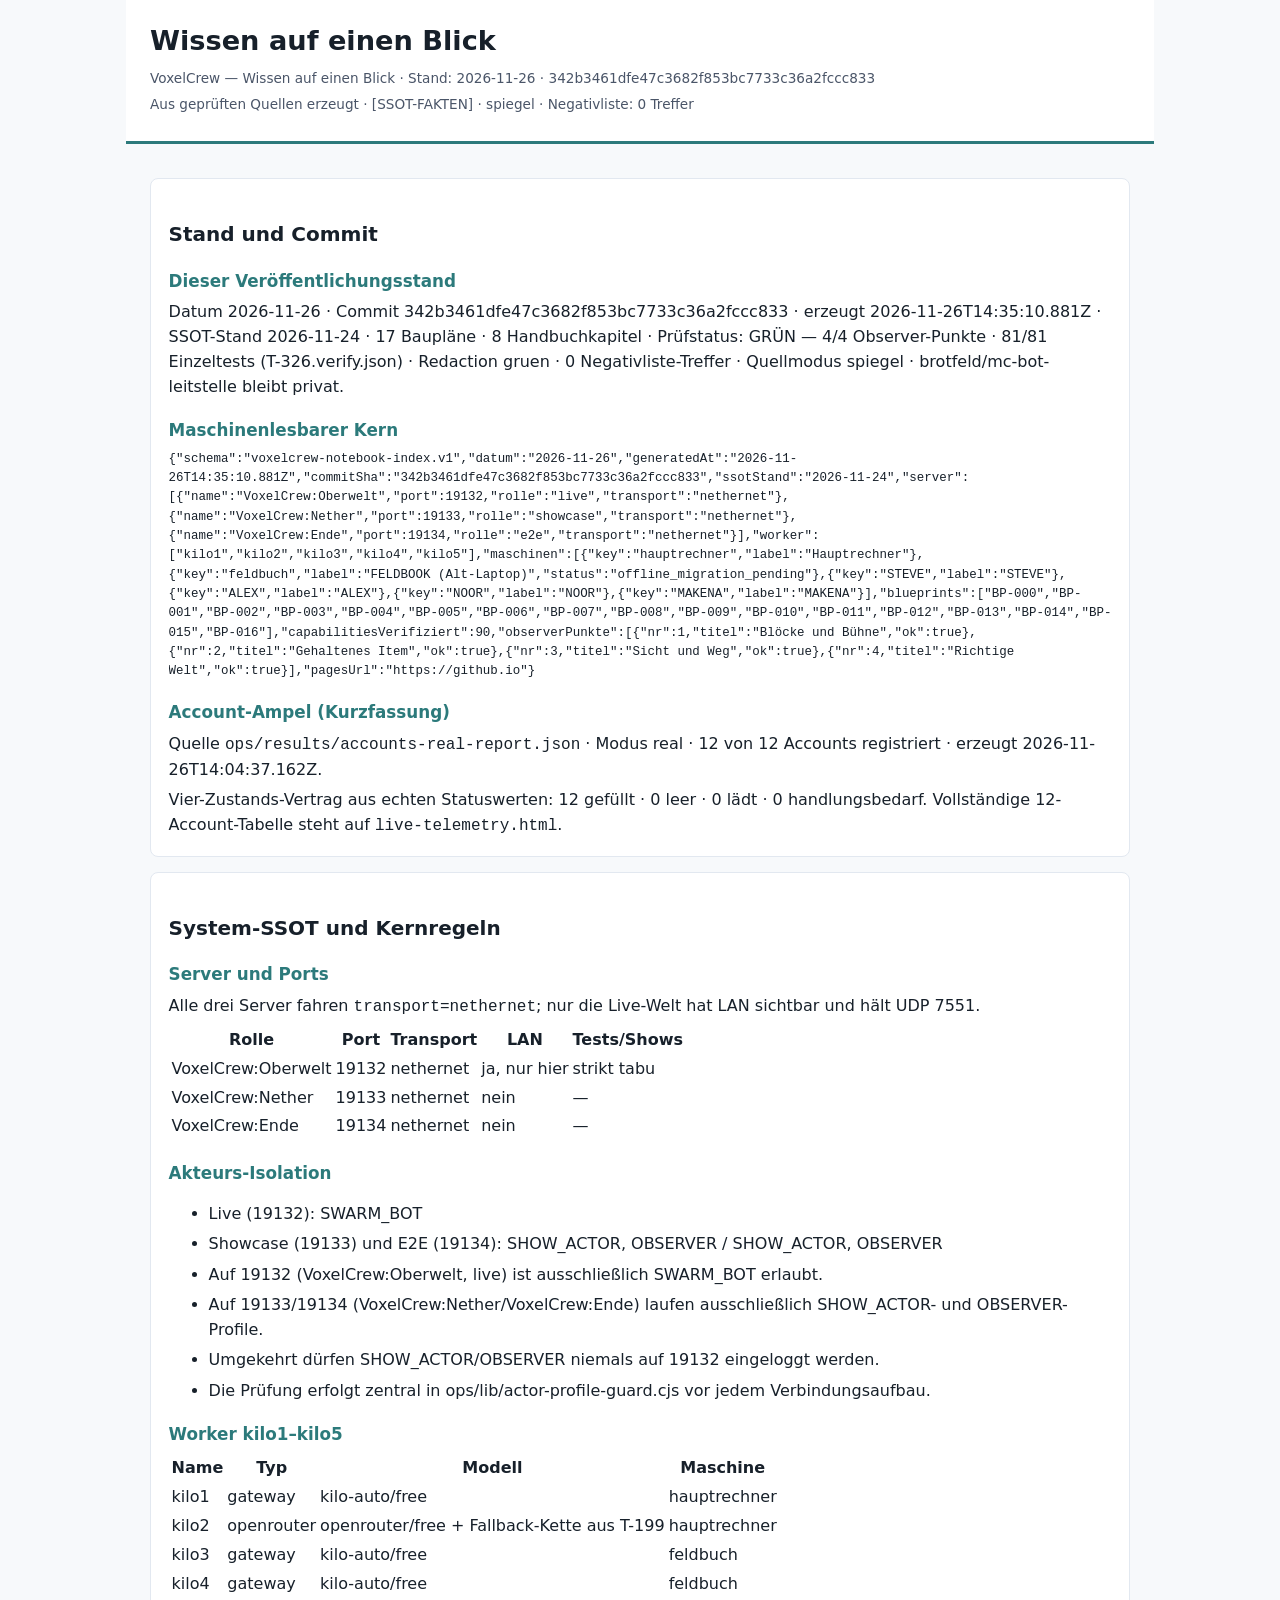
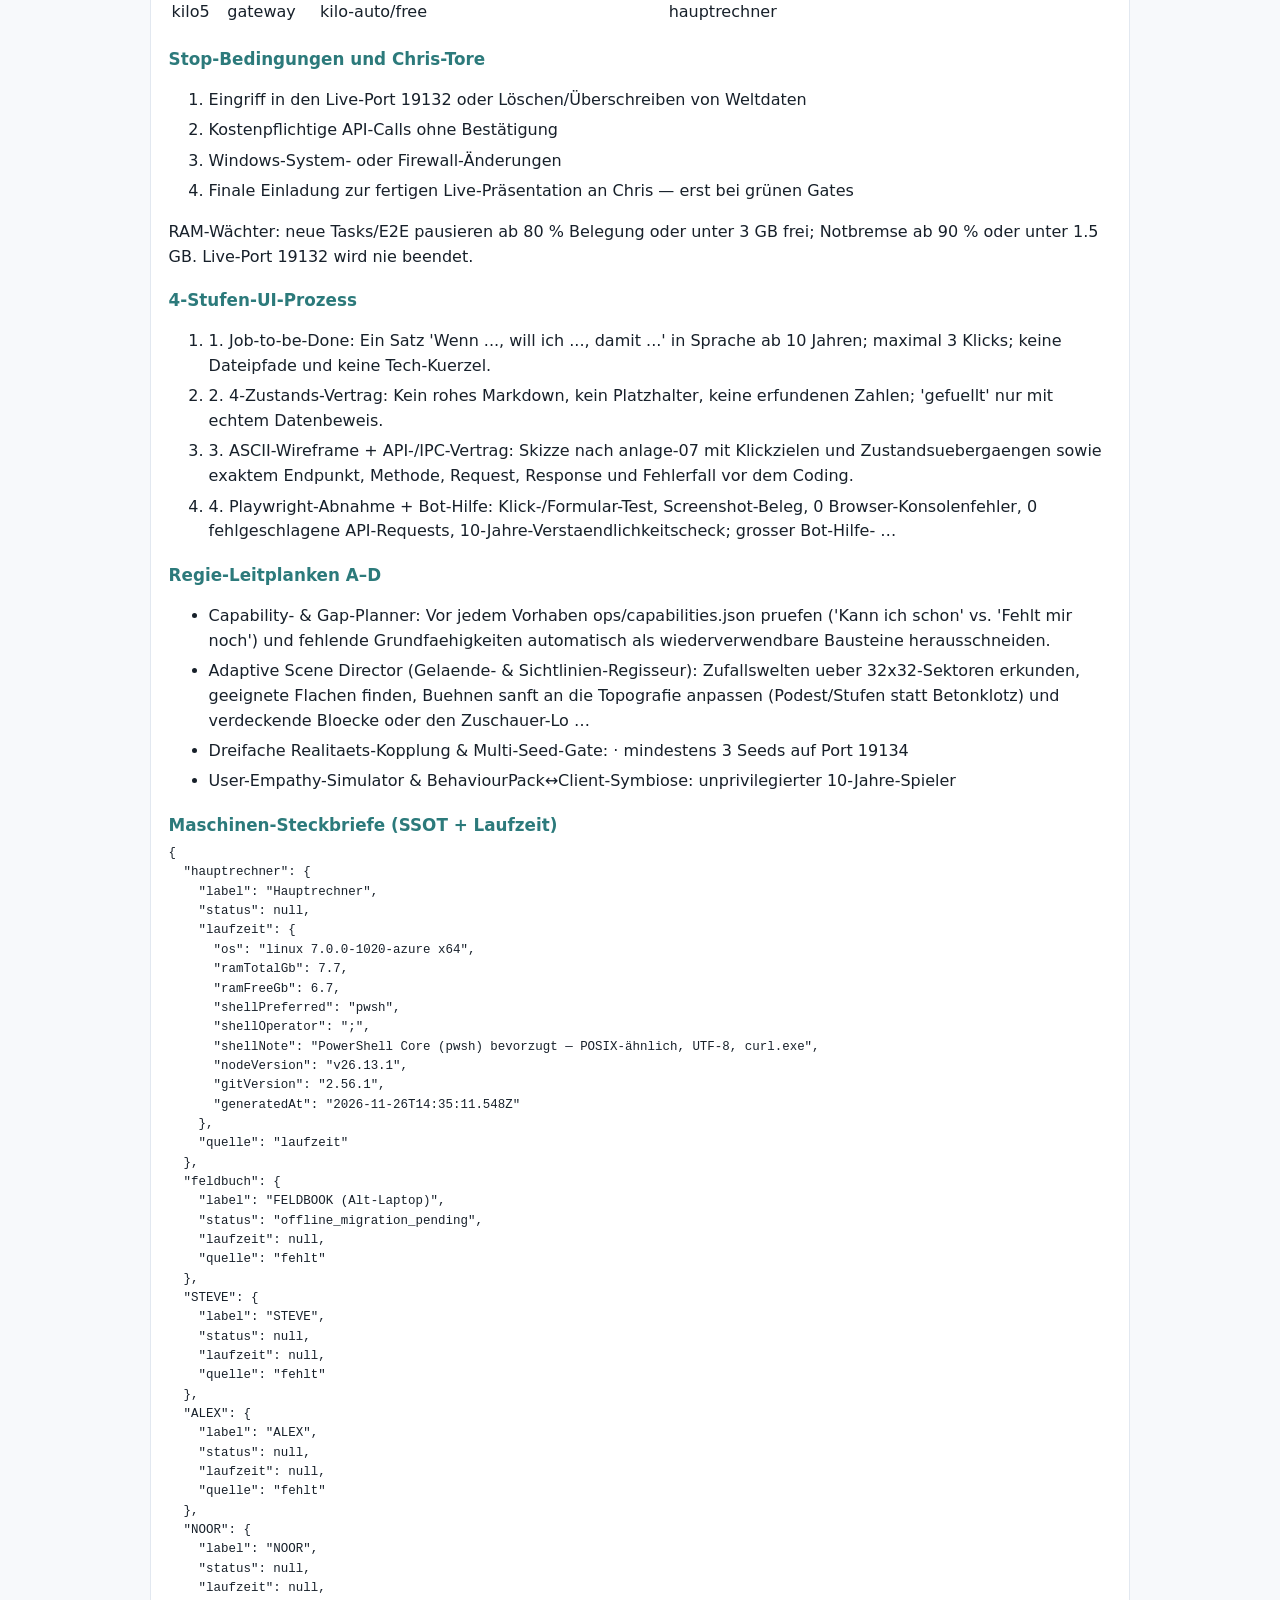
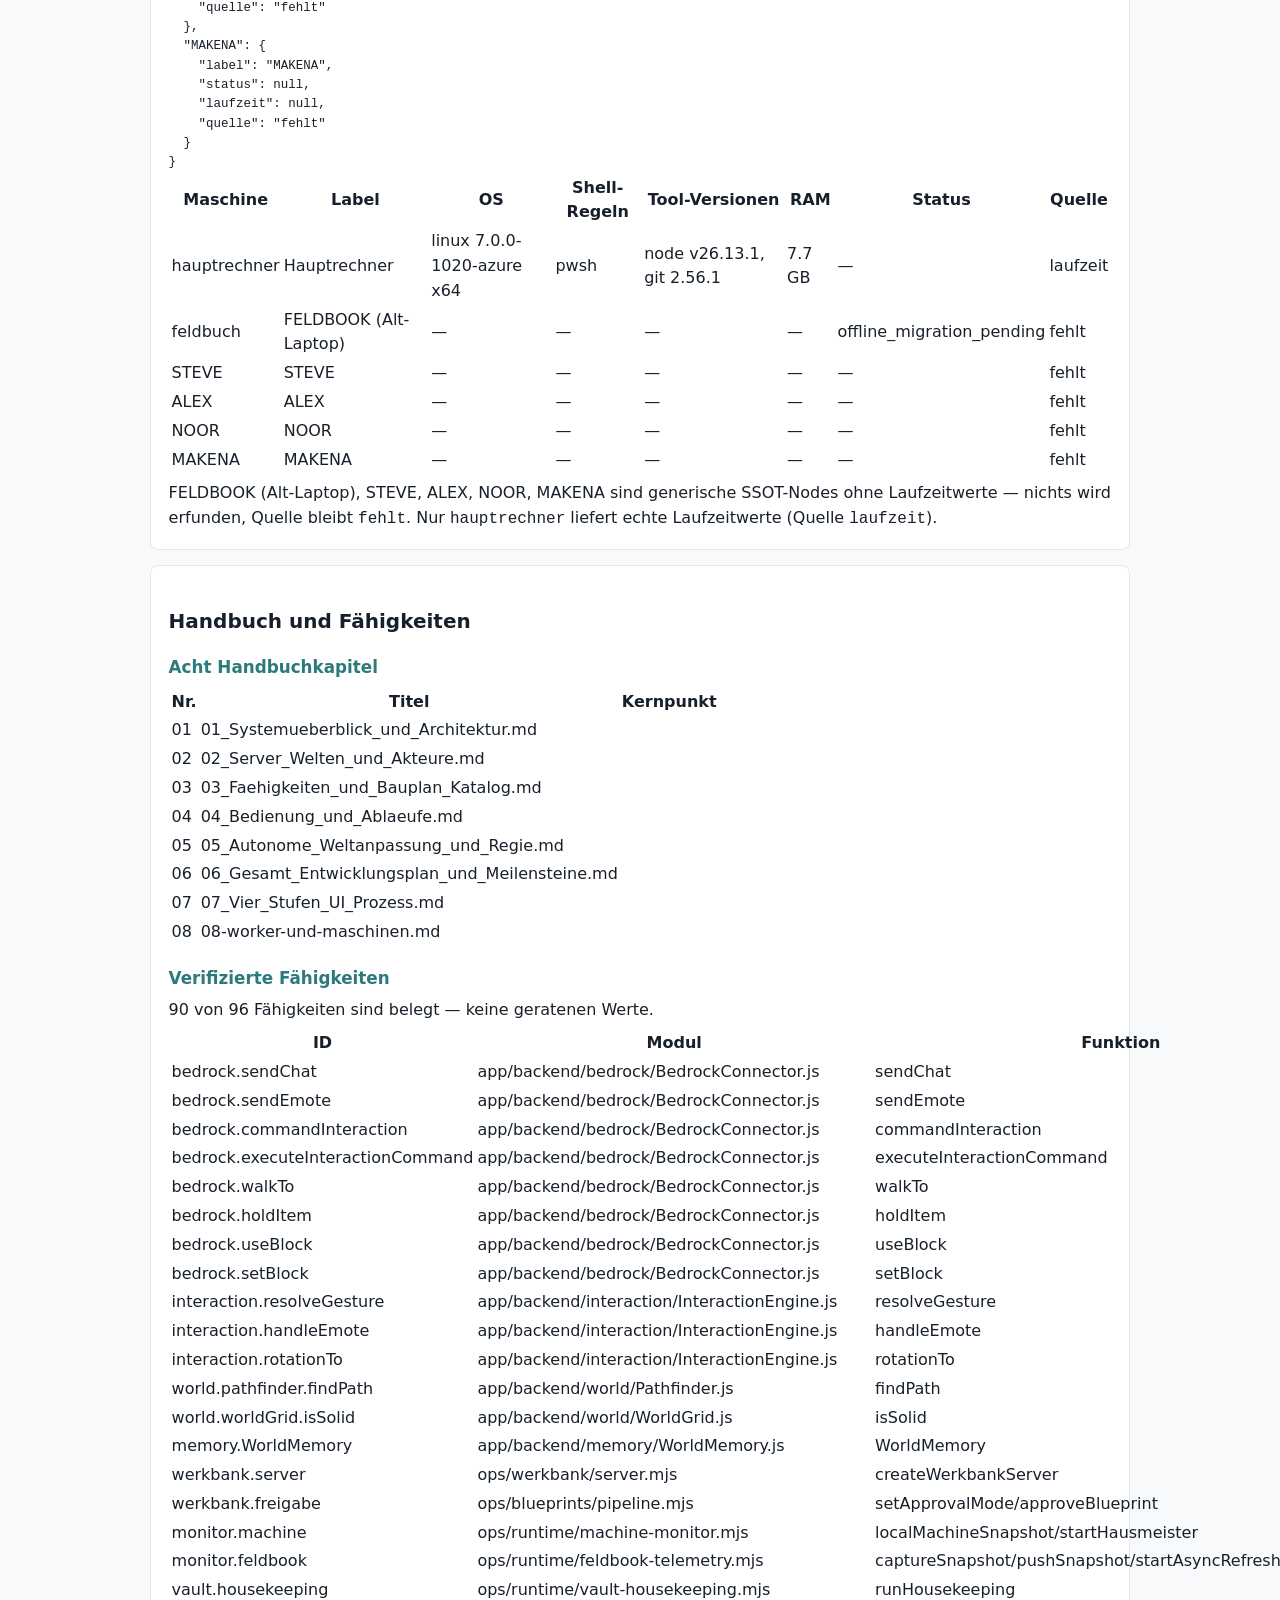
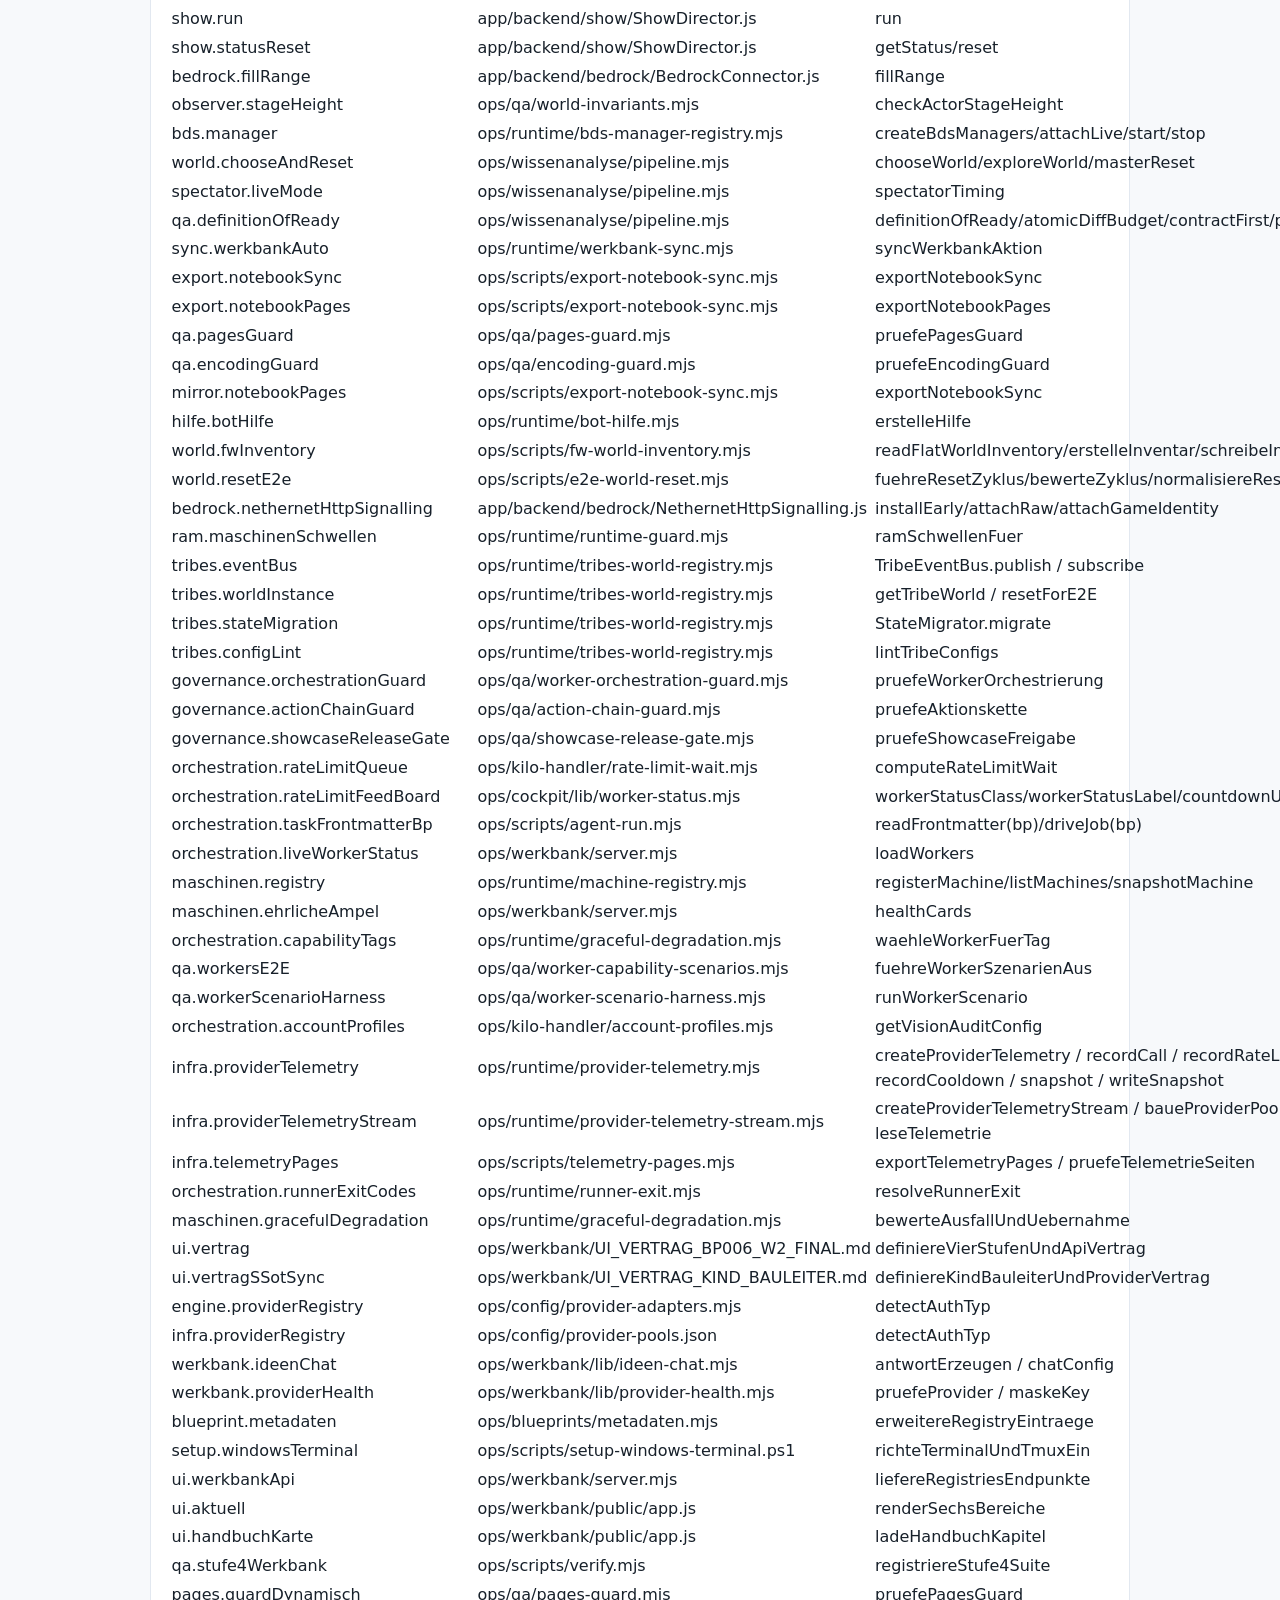
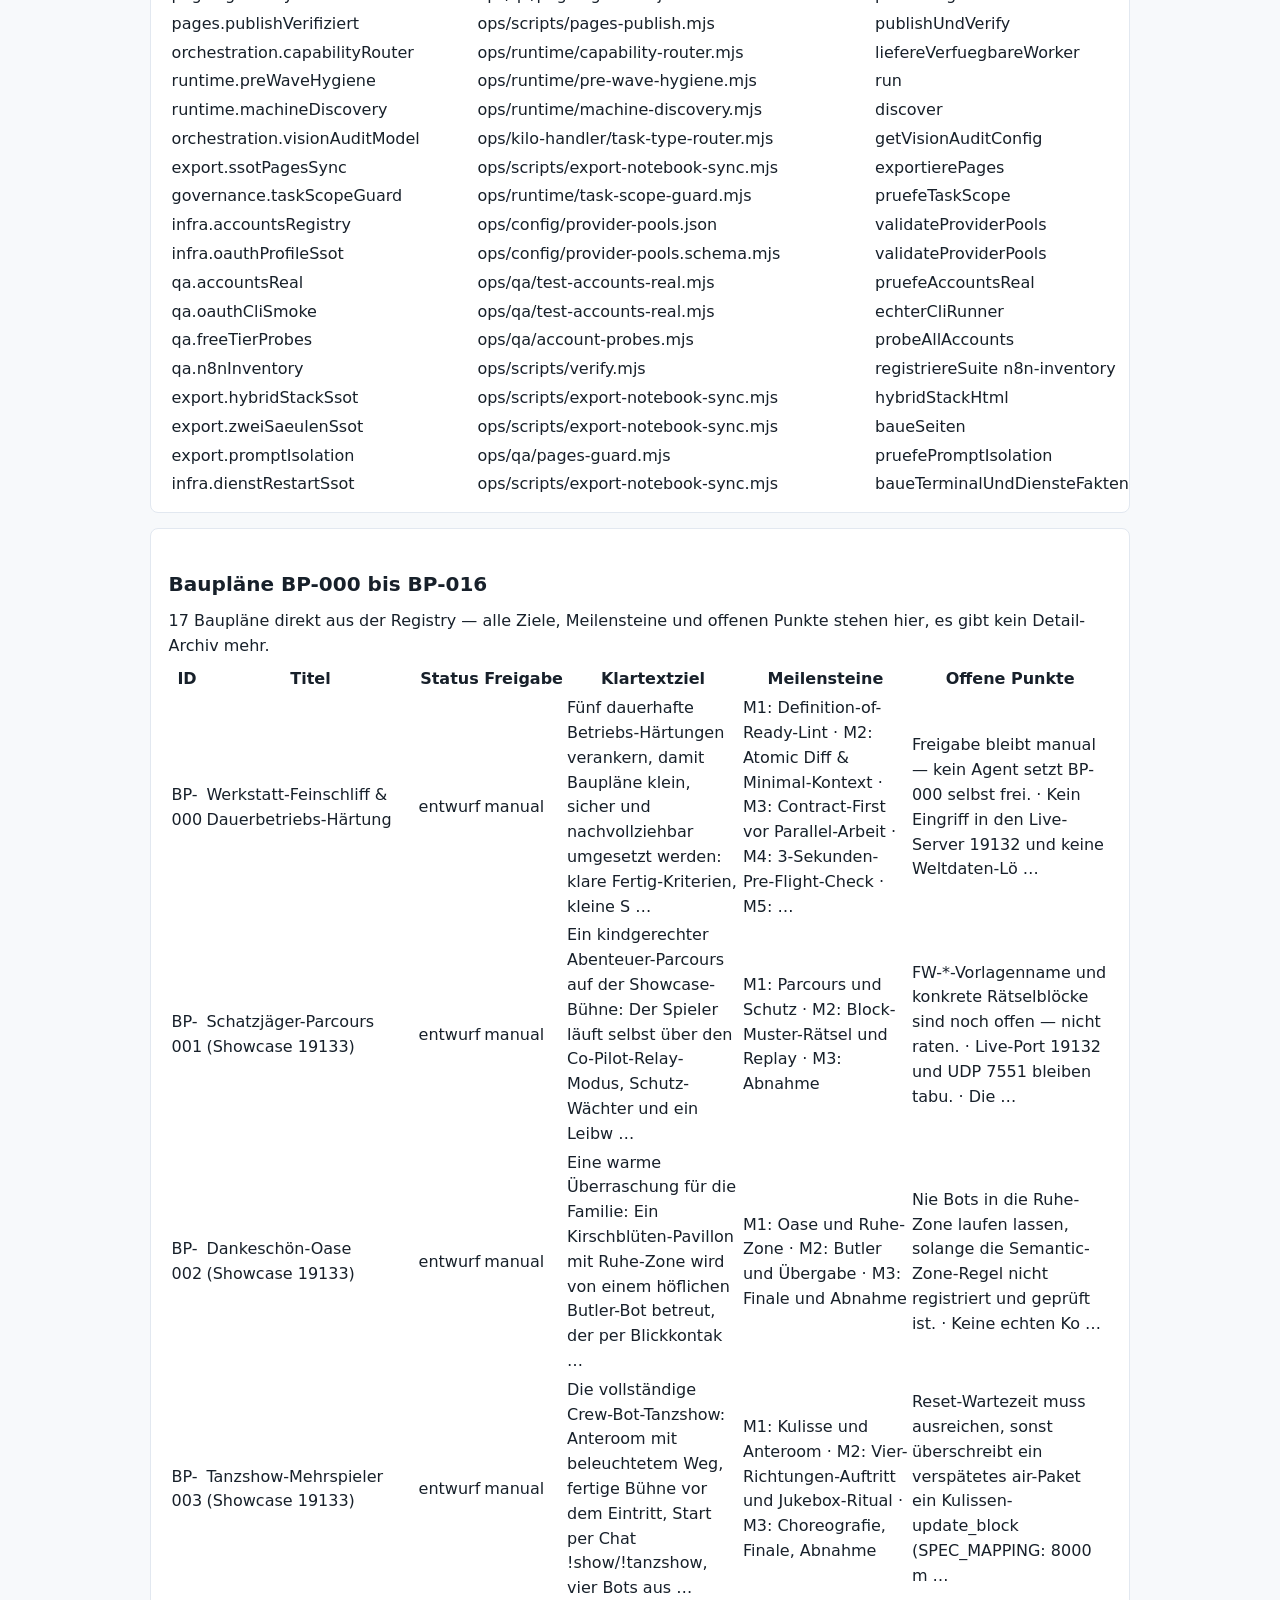
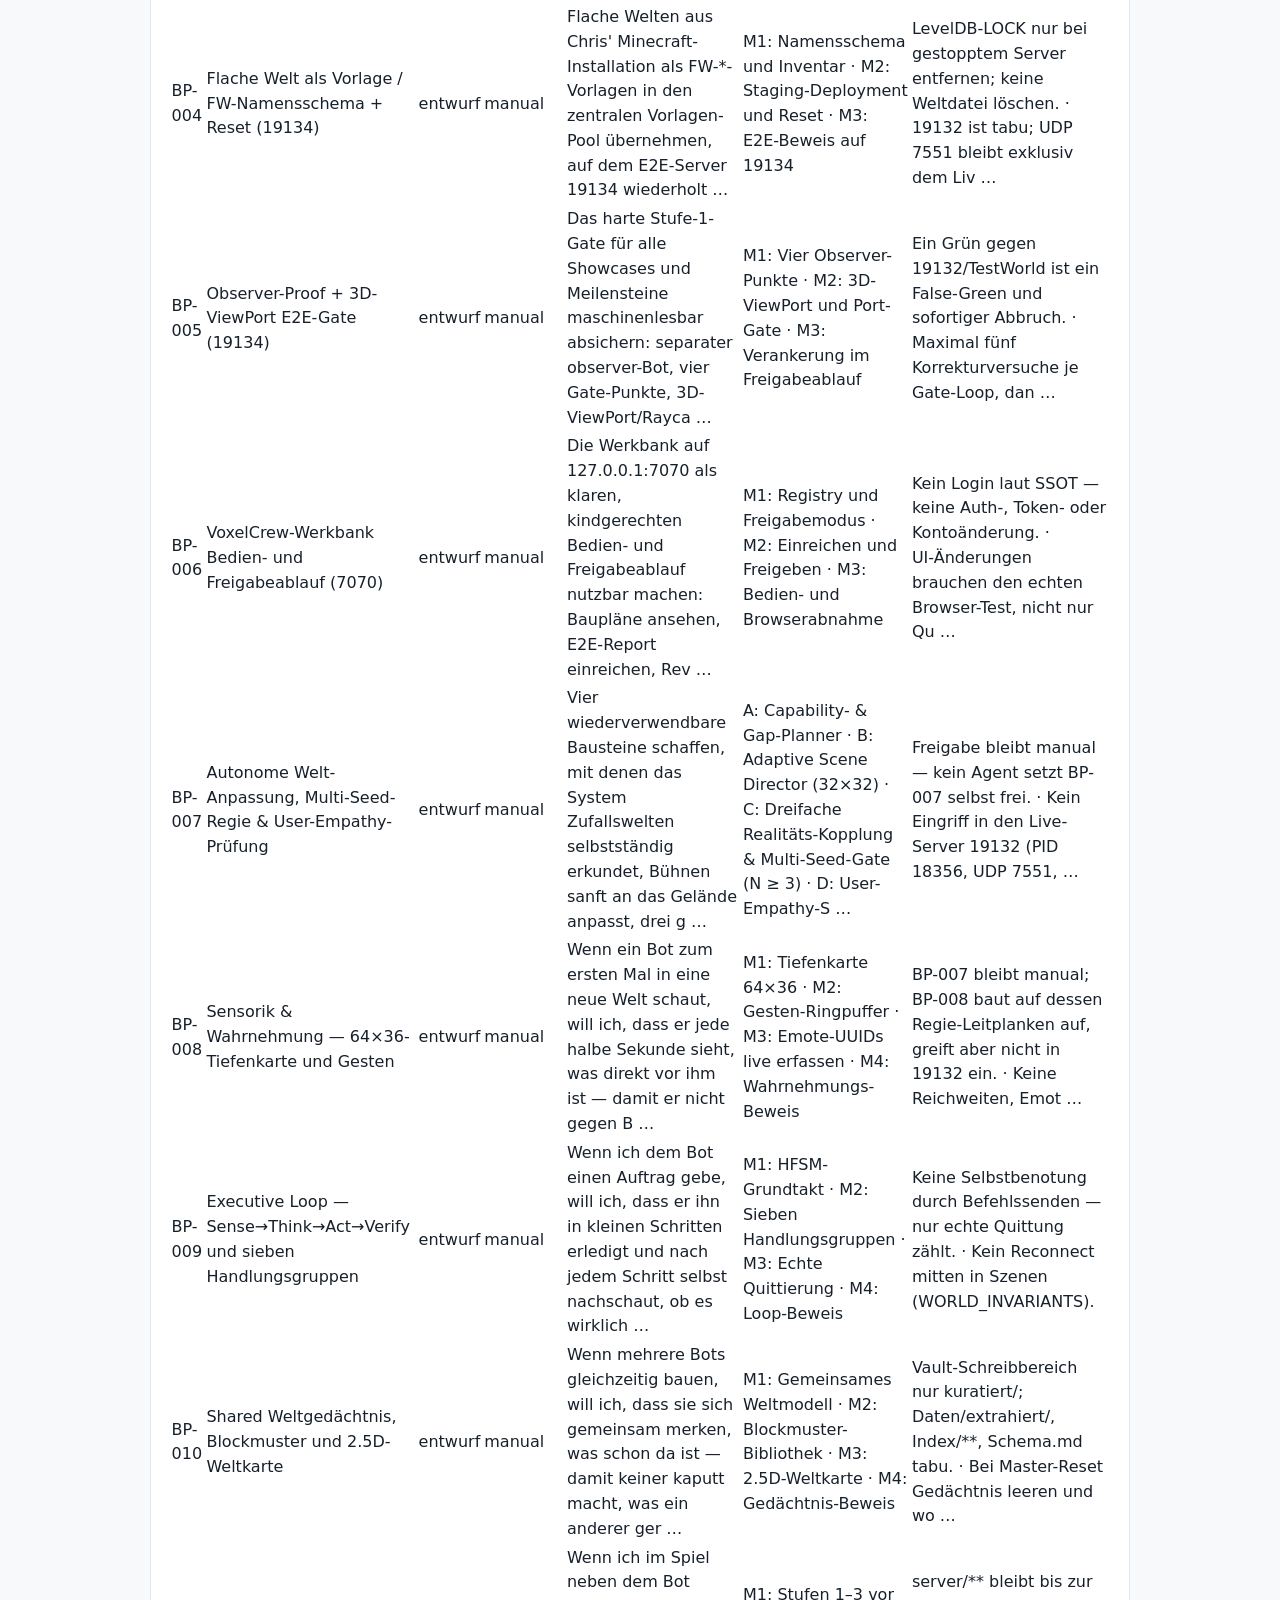
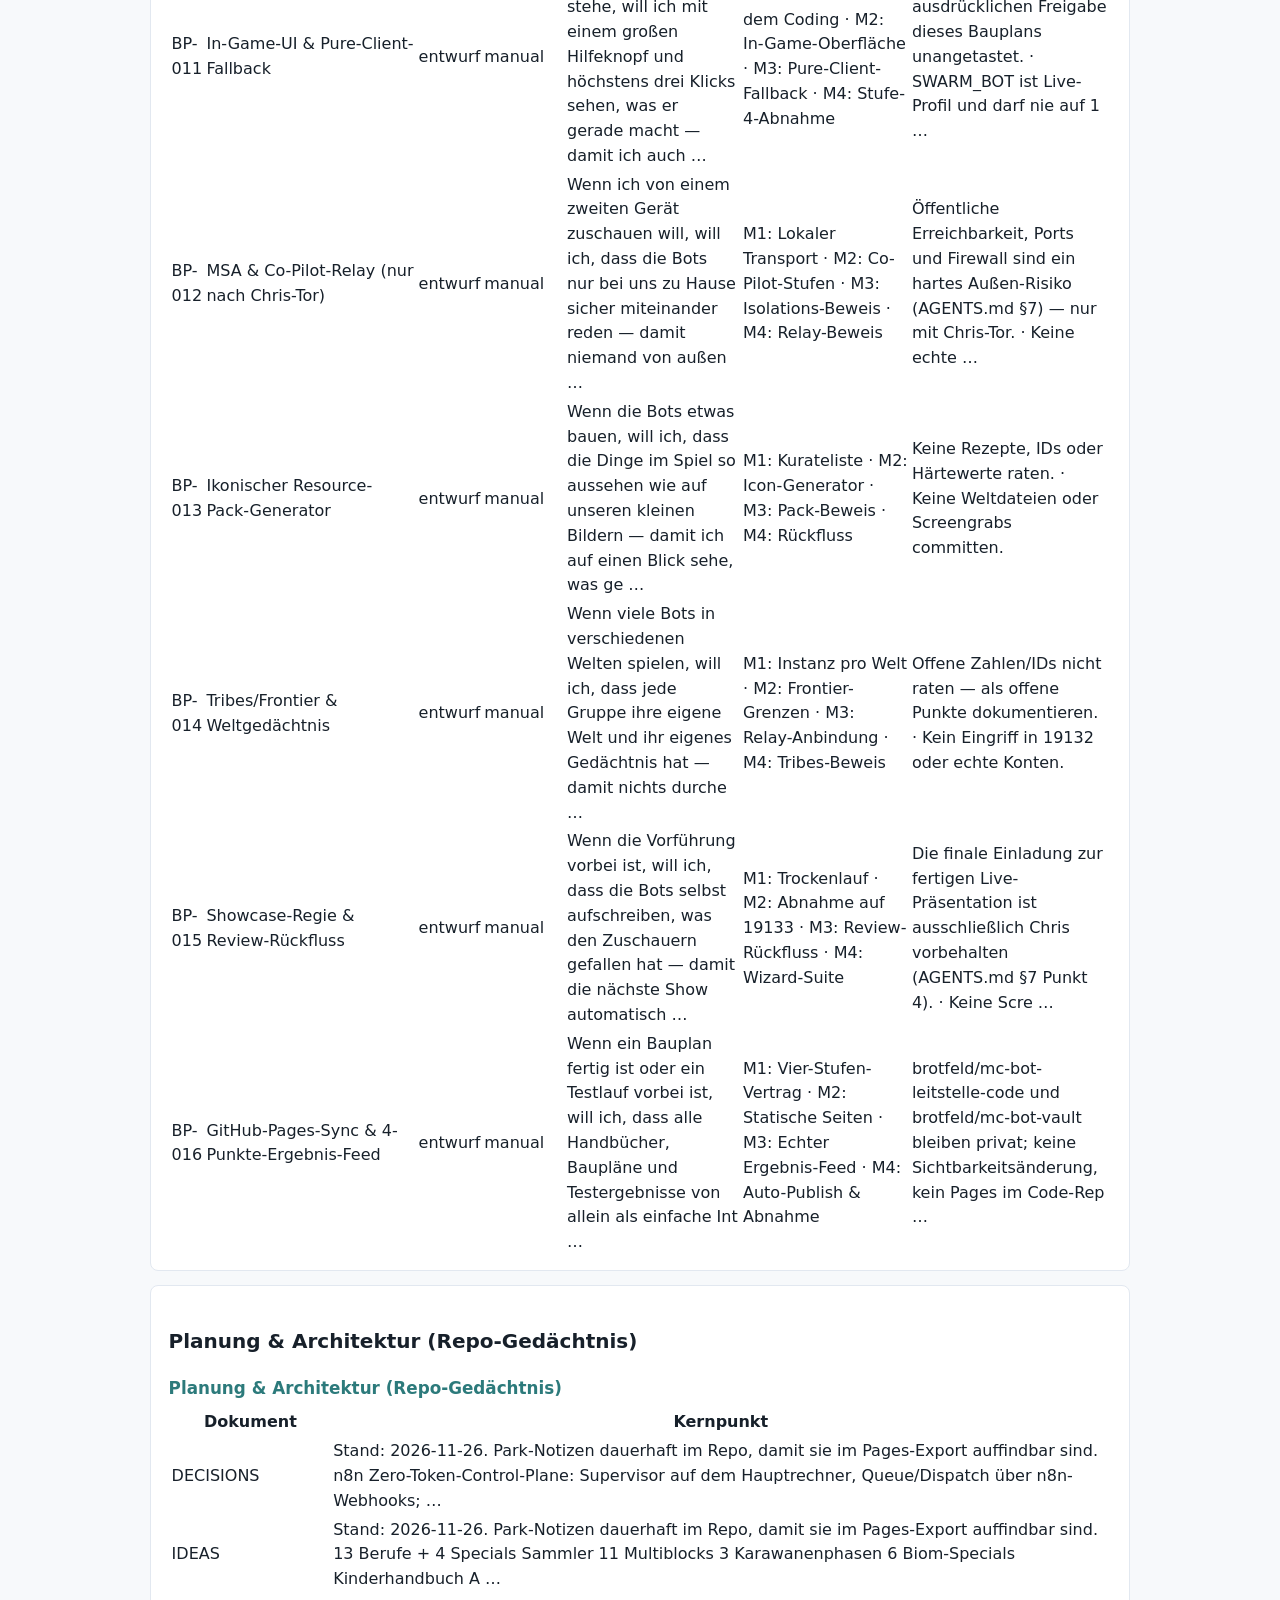
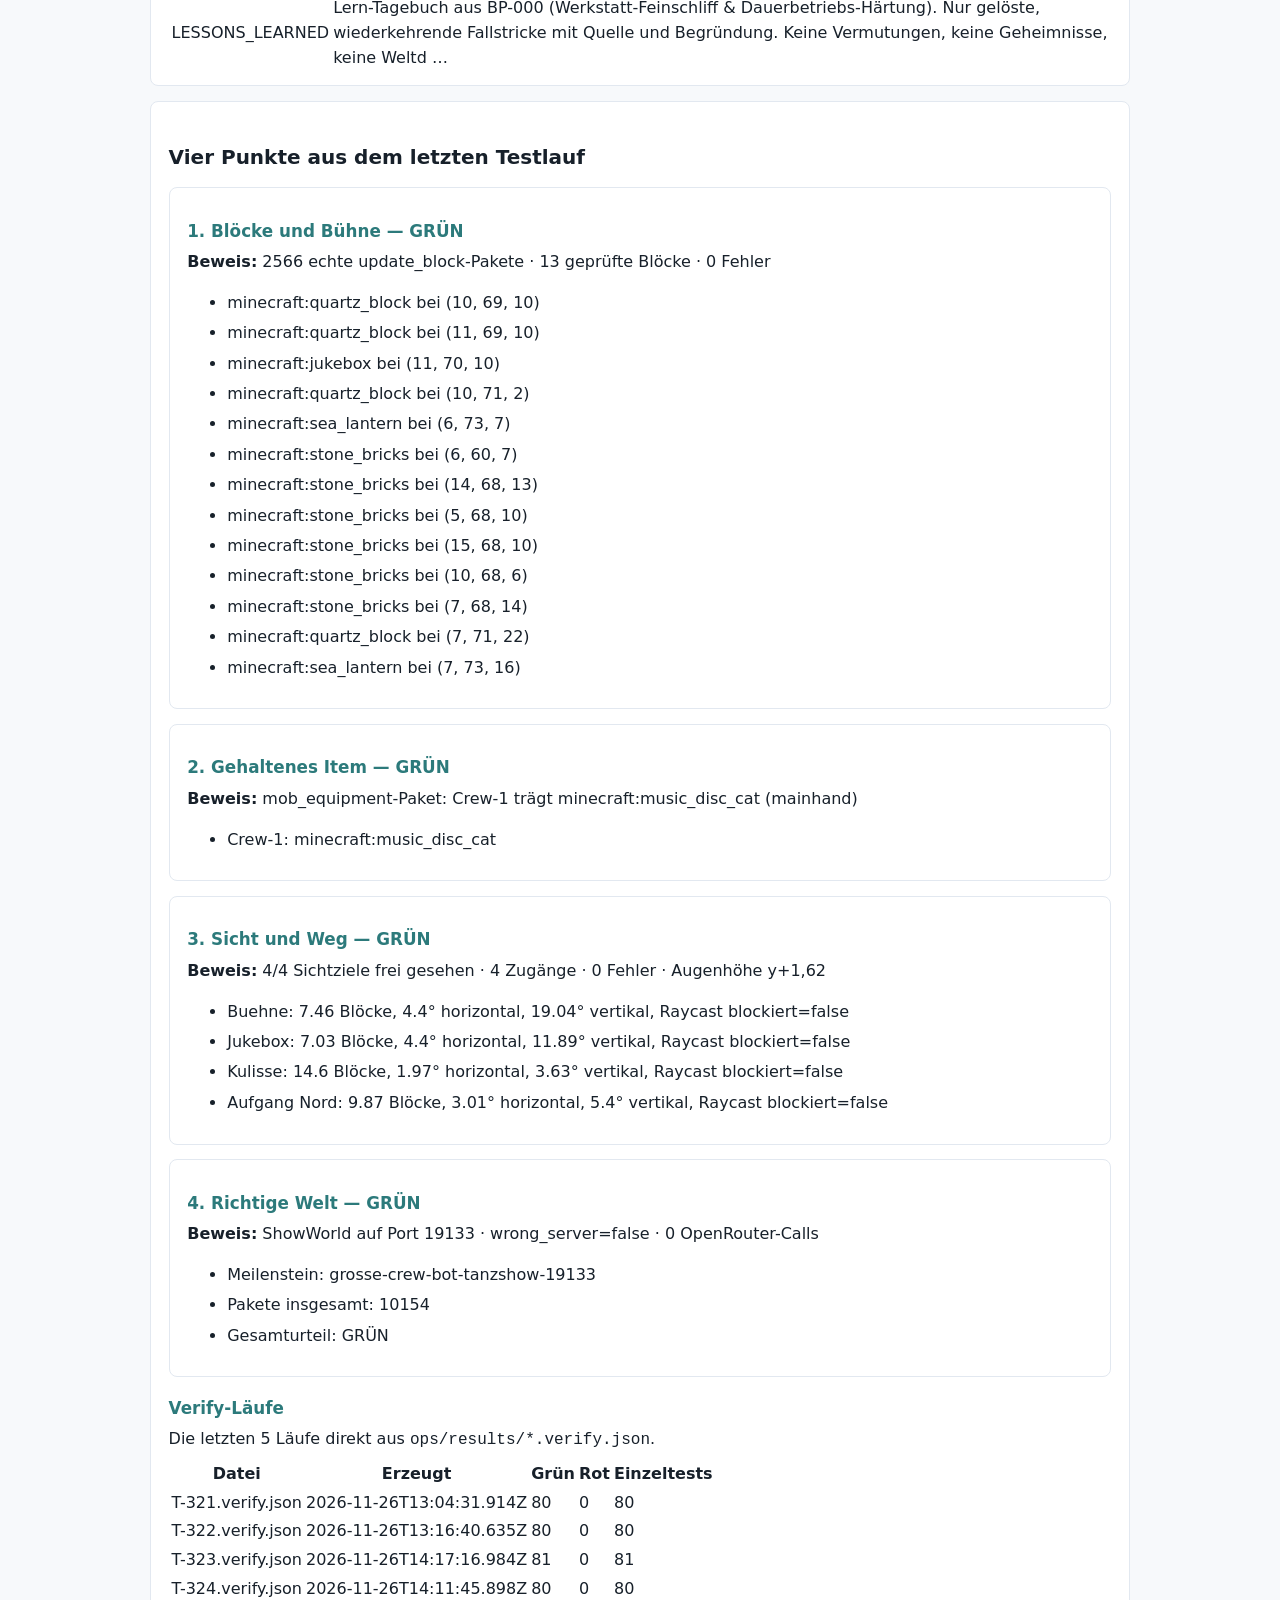
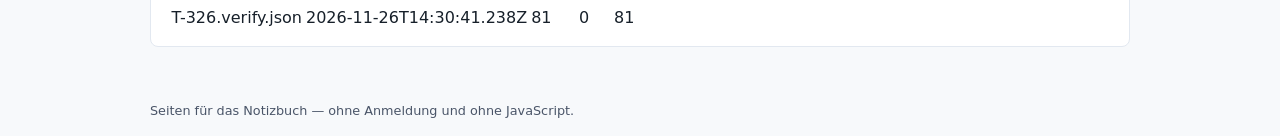
<file: index.html>
<!doctype html>
<html lang="de">
<head>
  <meta charset="utf-8">
  <meta name="viewport" content="width=device-width, initial-scale=1">
  <link rel="icon" href="data:,">
  <title>Wissen auf einen Blick — VoxelCrew Wissen</title>
  <style>
    :root { color-scheme: light; font-family: system-ui, -apple-system, "Segoe UI", sans-serif; }
    body { margin: 0; color: #17202a; background: #f7f9fb; line-height: 1.55; }
    header, main, footer { max-width: 980px; margin: 0 auto; padding: 1.25rem 1.5rem; }
    header { background: #fff; border-bottom: 3px solid #2c7a7b; }
    h1 { margin: 0 0 .35rem; font-size: 1.7rem; }
    h2 { font-size: 1.25rem; margin: 1.75rem 0 .6rem; }
    h3 { font-size: 1.05rem; margin: 1.1rem 0 .4rem; color: #2c7a7b; }
    p, li { margin: .35rem 0; }
    section, article { background: #fff; border: 1px solid #e2e8f0; border-radius: .5rem; padding: .75rem 1.1rem; margin: .9rem 0; }
    pre { margin: 0; overflow-x: auto; white-space: pre-wrap; word-break: break-word; font-size: .78rem; }
    code { font-family: ui-monospace, "Cascadia Mono", Consolas, monospace; }
    .meta { color: #4a5568; font-size: .85rem; }
    .tabelle span { display: inline-block; padding: 0 .45rem 0 0; }
    .hinweis { border-left: 3px solid #2c7a7b; padding-left: .7rem; color: #2d3748; }
    footer { color: #4a5568; font-size: .8rem; }
</style>
</head>
<body>
  <header>
    <h1>Wissen auf einen Blick</h1>
    <p class="meta">VoxelCrew — Wissen auf einen Blick · Stand: 2026-11-26 · 342b3461dfe47c3682f853bc7733c36a2fccc833</p>
    <p class="meta">Aus geprüften Quellen erzeugt · [SSOT-FAKTEN] · spiegel · Negativliste: 0 Treffer</p>
  </header>
  <main>

  <section id="stand-block">
    <h2>Stand und Commit</h2>
    <h3>Dieser Veröffentlichungsstand</h3>
    <p>Datum 2026-11-26 · Commit 342b3461dfe47c3682f853bc7733c36a2fccc833 · erzeugt 2026-11-26T14:35:10.881Z · SSOT-Stand 2026-11-24 · 17 Baupläne · 8 Handbuchkapitel · Prüfstatus: GRÜN — 4/4 Observer-Punkte · 81/81 Einzeltests (T-326.verify.json) · Redaction gruen · 0 Negativliste-Treffer · Quellmodus spiegel · brotfeld/mc-bot-leitstelle bleibt privat.</p>
    <h3>Maschinenlesbarer Kern</h3>
    <pre><code>{&quot;schema&quot;:&quot;voxelcrew-notebook-index.v1&quot;,&quot;datum&quot;:&quot;2026-11-26&quot;,&quot;generatedAt&quot;:&quot;2026-11-26T14:35:10.881Z&quot;,&quot;commitSha&quot;:&quot;342b3461dfe47c3682f853bc7733c36a2fccc833&quot;,&quot;ssotStand&quot;:&quot;2026-11-24&quot;,&quot;server&quot;:[{&quot;name&quot;:&quot;VoxelCrew:Oberwelt&quot;,&quot;port&quot;:19132,&quot;rolle&quot;:&quot;live&quot;,&quot;transport&quot;:&quot;nethernet&quot;},{&quot;name&quot;:&quot;VoxelCrew:Nether&quot;,&quot;port&quot;:19133,&quot;rolle&quot;:&quot;showcase&quot;,&quot;transport&quot;:&quot;nethernet&quot;},{&quot;name&quot;:&quot;VoxelCrew:Ende&quot;,&quot;port&quot;:19134,&quot;rolle&quot;:&quot;e2e&quot;,&quot;transport&quot;:&quot;nethernet&quot;}],&quot;worker&quot;:[&quot;kilo1&quot;,&quot;kilo2&quot;,&quot;kilo3&quot;,&quot;kilo4&quot;,&quot;kilo5&quot;],&quot;maschinen&quot;:[{&quot;key&quot;:&quot;hauptrechner&quot;,&quot;label&quot;:&quot;Hauptrechner&quot;},{&quot;key&quot;:&quot;feldbuch&quot;,&quot;label&quot;:&quot;FELDBOOK (Alt-Laptop)&quot;,&quot;status&quot;:&quot;offline_migration_pending&quot;},{&quot;key&quot;:&quot;STEVE&quot;,&quot;label&quot;:&quot;STEVE&quot;},{&quot;key&quot;:&quot;ALEX&quot;,&quot;label&quot;:&quot;ALEX&quot;},{&quot;key&quot;:&quot;NOOR&quot;,&quot;label&quot;:&quot;NOOR&quot;},{&quot;key&quot;:&quot;MAKENA&quot;,&quot;label&quot;:&quot;MAKENA&quot;}],&quot;blueprints&quot;:[&quot;BP-000&quot;,&quot;BP-001&quot;,&quot;BP-002&quot;,&quot;BP-003&quot;,&quot;BP-004&quot;,&quot;BP-005&quot;,&quot;BP-006&quot;,&quot;BP-007&quot;,&quot;BP-008&quot;,&quot;BP-009&quot;,&quot;BP-010&quot;,&quot;BP-011&quot;,&quot;BP-012&quot;,&quot;BP-013&quot;,&quot;BP-014&quot;,&quot;BP-015&quot;,&quot;BP-016&quot;],&quot;capabilitiesVerifiziert&quot;:90,&quot;observerPunkte&quot;:[{&quot;nr&quot;:1,&quot;titel&quot;:&quot;Blöcke und Bühne&quot;,&quot;ok&quot;:true},{&quot;nr&quot;:2,&quot;titel&quot;:&quot;Gehaltenes Item&quot;,&quot;ok&quot;:true},{&quot;nr&quot;:3,&quot;titel&quot;:&quot;Sicht und Weg&quot;,&quot;ok&quot;:true},{&quot;nr&quot;:4,&quot;titel&quot;:&quot;Richtige Welt&quot;,&quot;ok&quot;:true}],&quot;pagesUrl&quot;:&quot;https://github.io&quot;}</code></pre>
    <div id="account-kurz"><h3>Account-Ampel (Kurzfassung)</h3>
  <p>Quelle <code>ops/results/accounts-real-report.json</code> · Modus real · 12 von 12 Accounts registriert · erzeugt 2026-11-26T14:04:37.162Z.</p>
  <p>Vier-Zustands-Vertrag aus echten Statuswerten: 12 gefüllt · 0 leer · 0 lädt · 0 handlungsbedarf. Vollständige 12-Account-Tabelle steht auf <code>live-telemetry.html</code>.</p></div>
  </section>
  <section id="regeln-block">
    <h2>System-SSOT und Kernregeln</h2>
    <h3>Server und Ports</h3>
  <p>Alle drei Server fahren <code>transport=nethernet</code>; nur die Live-Welt hat LAN sichtbar und hält UDP 7551.</p>
  <table><thead><tr><th>Rolle</th><th>Port</th><th>Transport</th><th>LAN</th><th>Tests/Shows</th></tr></thead><tbody><tr><td>VoxelCrew:Oberwelt</td><td>19132</td><td>nethernet</td><td>ja, nur hier</td><td>strikt tabu</td></tr><tr><td>VoxelCrew:Nether</td><td>19133</td><td>nethernet</td><td>nein</td><td>—</td></tr><tr><td>VoxelCrew:Ende</td><td>19134</td><td>nethernet</td><td>nein</td><td>—</td></tr></tbody></table>
  <h3>Akteurs-Isolation</h3><ul><li>Live (19132): SWARM_BOT</li><li>Showcase (19133) und E2E (19134): SHOW_ACTOR, OBSERVER / SHOW_ACTOR, OBSERVER</li><li>Auf 19132 (VoxelCrew:Oberwelt, live) ist ausschließlich SWARM_BOT erlaubt.</li><li>Auf 19133/19134 (VoxelCrew:Nether/VoxelCrew:Ende) laufen ausschließlich SHOW_ACTOR- und OBSERVER-Profile.</li><li>Umgekehrt dürfen SHOW_ACTOR/OBSERVER niemals auf 19132 eingeloggt werden.</li><li>Die Prüfung erfolgt zentral in ops/lib/actor-profile-guard.cjs vor jedem Verbindungsaufbau.</li></ul>
  <h3>Worker kilo1–kilo5</h3>
  <table><thead><tr><th>Name</th><th>Typ</th><th>Modell</th><th>Maschine</th></tr></thead><tbody><tr><td>kilo1</td><td>gateway</td><td>kilo-auto/free</td><td>hauptrechner</td></tr><tr><td>kilo2</td><td>openrouter</td><td>openrouter/free + Fallback-Kette aus T-199</td><td>hauptrechner</td></tr><tr><td>kilo3</td><td>gateway</td><td>kilo-auto/free</td><td>feldbuch</td></tr><tr><td>kilo4</td><td>gateway</td><td>kilo-auto/free</td><td>feldbuch</td></tr><tr><td>kilo5</td><td>gateway</td><td>kilo-auto/free</td><td>hauptrechner</td></tr></tbody></table>
  <h3>Stop-Bedingungen und Chris-Tore</h3><ol><li>Eingriff in den Live-Port 19132 oder Löschen/Überschreiben von Weltdaten</li><li>Kostenpflichtige API-Calls ohne Bestätigung</li><li>Windows-System- oder Firewall-Änderungen</li><li>Finale Einladung zur fertigen Live-Präsentation an Chris — erst bei grünen Gates</li></ol>
  <p>RAM-Wächter: neue Tasks/E2E pausieren ab 80 % Belegung oder unter 3 GB frei; Notbremse ab 90 % oder unter 1.5 GB. Live-Port 19132 wird nie beendet.</p>
  <h3>4-Stufen-UI-Prozess</h3><ol><li>1. Job-to-be-Done: Ein Satz &#39;Wenn ..., will ich ..., damit ...&#39; in Sprache ab 10 Jahren; maximal 3 Klicks; keine Dateipfade und keine Tech-Kuerzel.</li><li>2. 4-Zustands-Vertrag: Kein rohes Markdown, kein Platzhalter, keine erfundenen Zahlen; &#39;gefuellt&#39; nur mit echtem Datenbeweis.</li><li>3. ASCII-Wireframe + API-/IPC-Vertrag: Skizze nach anlage-07 mit Klickzielen und Zustandsuebergaengen sowie exaktem Endpunkt, Methode, Request, Response und Fehlerfall vor dem Coding.</li><li>4. Playwright-Abnahme + Bot-Hilfe: Klick-/Formular-Test, Screenshot-Beleg, 0 Browser-Konsolenfehler, 0 fehlgeschlagene API-Requests, 10-Jahre-Verstaendlichkeitscheck; grosser Bot-Hilfe- …</li></ol>
  <h3>Regie-Leitplanken A–D</h3><ul><li>Capability- &amp; Gap-Planner: Vor jedem Vorhaben ops/capabilities.json pruefen (&#39;Kann ich schon&#39; vs. &#39;Fehlt mir noch&#39;) und fehlende Grundfaehigkeiten automatisch als wiederverwendbare Bausteine herausschneiden.</li><li>Adaptive Scene Director (Gelaende- &amp; Sichtlinien-Regisseur): Zufallswelten ueber 32x32-Sektoren erkunden, geeignete Flachen finden, Buehnen sanft an die Topografie anpassen (Podest/Stufen statt Betonklotz) und verdeckende Bloecke oder den Zuschauer-Lo …</li><li>Dreifache Realitaets-Kopplung &amp; Multi-Seed-Gate:  · mindestens 3 Seeds auf Port 19134</li><li>User-Empathy-Simulator &amp; BehaviourPack↔Client-Symbiose: unprivilegierter 10-Jahre-Spieler</li></ul>
  <h3>Maschinen-Steckbriefe (SSOT + Laufzeit)</h3>
  <pre><code class="language-json">{
  &quot;hauptrechner&quot;: {
    &quot;label&quot;: &quot;Hauptrechner&quot;,
    &quot;status&quot;: null,
    &quot;laufzeit&quot;: {
      &quot;os&quot;: &quot;linux 7.0.0-1020-azure x64&quot;,
      &quot;ramTotalGb&quot;: 7.7,
      &quot;ramFreeGb&quot;: 6.7,
      &quot;shellPreferred&quot;: &quot;pwsh&quot;,
      &quot;shellOperator&quot;: &quot;;&quot;,
      &quot;shellNote&quot;: &quot;PowerShell Core (pwsh) bevorzugt — POSIX-ähnlich, UTF-8, curl.exe&quot;,
      &quot;nodeVersion&quot;: &quot;v26.13.1&quot;,
      &quot;gitVersion&quot;: &quot;2.56.1&quot;,
      &quot;generatedAt&quot;: &quot;2026-11-26T14:35:11.548Z&quot;
    },
    &quot;quelle&quot;: &quot;laufzeit&quot;
  },
  &quot;feldbuch&quot;: {
    &quot;label&quot;: &quot;FELDBOOK (Alt-Laptop)&quot;,
    &quot;status&quot;: &quot;offline_migration_pending&quot;,
    &quot;laufzeit&quot;: null,
    &quot;quelle&quot;: &quot;fehlt&quot;
  },
  &quot;STEVE&quot;: {
    &quot;label&quot;: &quot;STEVE&quot;,
    &quot;status&quot;: null,
    &quot;laufzeit&quot;: null,
    &quot;quelle&quot;: &quot;fehlt&quot;
  },
  &quot;ALEX&quot;: {
    &quot;label&quot;: &quot;ALEX&quot;,
    &quot;status&quot;: null,
    &quot;laufzeit&quot;: null,
    &quot;quelle&quot;: &quot;fehlt&quot;
  },
  &quot;NOOR&quot;: {
    &quot;label&quot;: &quot;NOOR&quot;,
    &quot;status&quot;: null,
    &quot;laufzeit&quot;: null,
    &quot;quelle&quot;: &quot;fehlt&quot;
  },
  &quot;MAKENA&quot;: {
    &quot;label&quot;: &quot;MAKENA&quot;,
    &quot;status&quot;: null,
    &quot;laufzeit&quot;: null,
    &quot;quelle&quot;: &quot;fehlt&quot;
  }
}</code></pre>
  <table><thead><tr><th>Maschine</th><th>Label</th><th>OS</th><th>Shell-Regeln</th><th>Tool-Versionen</th><th>RAM</th><th>Status</th><th>Quelle</th></tr></thead><tbody><tr><td>hauptrechner</td><td>Hauptrechner</td><td>linux 7.0.0-1020-azure x64</td><td>pwsh</td><td>node v26.13.1, git 2.56.1</td><td>7.7 GB</td><td>—</td><td>laufzeit</td></tr><tr><td>feldbuch</td><td>FELDBOOK (Alt-Laptop)</td><td>—</td><td>—</td><td>—</td><td>—</td><td>offline_migration_pending</td><td>fehlt</td></tr><tr><td>STEVE</td><td>STEVE</td><td>—</td><td>—</td><td>—</td><td>—</td><td>—</td><td>fehlt</td></tr><tr><td>ALEX</td><td>ALEX</td><td>—</td><td>—</td><td>—</td><td>—</td><td>—</td><td>fehlt</td></tr><tr><td>NOOR</td><td>NOOR</td><td>—</td><td>—</td><td>—</td><td>—</td><td>—</td><td>fehlt</td></tr><tr><td>MAKENA</td><td>MAKENA</td><td>—</td><td>—</td><td>—</td><td>—</td><td>—</td><td>fehlt</td></tr></tbody></table>
  <p>FELDBOOK (Alt-Laptop), STEVE, ALEX, NOOR, MAKENA sind generische SSOT-Nodes ohne Laufzeitwerte — nichts wird erfunden, Quelle bleibt <code>fehlt</code>. Nur <code>hauptrechner</code> liefert echte Laufzeitwerte (Quelle <code>laufzeit</code>).</p>
  </section>
  <section id="wissen-block">
    <h2>Handbuch und Fähigkeiten</h2>
    <h3>Acht Handbuchkapitel</h3>
  <table><thead><tr><th>Nr.</th><th>Titel</th><th>Kernpunkt</th></tr></thead><tbody><tr><td>01</td><td>01_Systemueberblick_und_Architektur.md</td><td></td></tr><tr><td>02</td><td>02_Server_Welten_und_Akteure.md</td><td></td></tr><tr><td>03</td><td>03_Faehigkeiten_und_Bauplan_Katalog.md</td><td></td></tr><tr><td>04</td><td>04_Bedienung_und_Ablaeufe.md</td><td></td></tr><tr><td>05</td><td>05_Autonome_Weltanpassung_und_Regie.md</td><td></td></tr><tr><td>06</td><td>06_Gesamt_Entwicklungsplan_und_Meilensteine.md</td><td></td></tr><tr><td>07</td><td>07_Vier_Stufen_UI_Prozess.md</td><td></td></tr><tr><td>08</td><td>08-worker-und-maschinen.md</td><td></td></tr></tbody></table>
  <h3>Verifizierte Fähigkeiten</h3>
  <p>90 von 96 Fähigkeiten sind belegt — keine geratenen Werte.</p>
  <table><thead><tr><th>ID</th><th>Modul</th><th>Funktion</th><th>Prüfstatus</th></tr></thead><tbody><tr><td>bedrock.sendChat</td><td>app/backend/bedrock/BedrockConnector.js</td><td>sendChat</td><td>verifiziert</td></tr><tr><td>bedrock.sendEmote</td><td>app/backend/bedrock/BedrockConnector.js</td><td>sendEmote</td><td>verifiziert</td></tr><tr><td>bedrock.commandInteraction</td><td>app/backend/bedrock/BedrockConnector.js</td><td>commandInteraction</td><td>verifiziert</td></tr><tr><td>bedrock.executeInteractionCommand</td><td>app/backend/bedrock/BedrockConnector.js</td><td>executeInteractionCommand</td><td>verifiziert</td></tr><tr><td>bedrock.walkTo</td><td>app/backend/bedrock/BedrockConnector.js</td><td>walkTo</td><td>verifiziert</td></tr><tr><td>bedrock.holdItem</td><td>app/backend/bedrock/BedrockConnector.js</td><td>holdItem</td><td>verifiziert</td></tr><tr><td>bedrock.useBlock</td><td>app/backend/bedrock/BedrockConnector.js</td><td>useBlock</td><td>verifiziert</td></tr><tr><td>bedrock.setBlock</td><td>app/backend/bedrock/BedrockConnector.js</td><td>setBlock</td><td>verifiziert</td></tr><tr><td>interaction.resolveGesture</td><td>app/backend/interaction/InteractionEngine.js</td><td>resolveGesture</td><td>verifiziert</td></tr><tr><td>interaction.handleEmote</td><td>app/backend/interaction/InteractionEngine.js</td><td>handleEmote</td><td>verifiziert</td></tr><tr><td>interaction.rotationTo</td><td>app/backend/interaction/InteractionEngine.js</td><td>rotationTo</td><td>verifiziert</td></tr><tr><td>world.pathfinder.findPath</td><td>app/backend/world/Pathfinder.js</td><td>findPath</td><td>verifiziert</td></tr><tr><td>world.worldGrid.isSolid</td><td>app/backend/world/WorldGrid.js</td><td>isSolid</td><td>verifiziert</td></tr><tr><td>memory.WorldMemory</td><td>app/backend/memory/WorldMemory.js</td><td>WorldMemory</td><td>verifiziert</td></tr><tr><td>werkbank.server</td><td>ops/werkbank/server.mjs</td><td>createWerkbankServer</td><td>verifiziert</td></tr><tr><td>werkbank.freigabe</td><td>ops/blueprints/pipeline.mjs</td><td>setApprovalMode/approveBlueprint</td><td>verifiziert</td></tr><tr><td>monitor.machine</td><td>ops/runtime/machine-monitor.mjs</td><td>localMachineSnapshot/startHausmeister</td><td>verifiziert</td></tr><tr><td>monitor.feldbook</td><td>ops/runtime/feldbook-telemetry.mjs</td><td>captureSnapshot/pushSnapshot/startAsyncRefresh</td><td>verifiziert</td></tr><tr><td>vault.housekeeping</td><td>ops/runtime/vault-housekeeping.mjs</td><td>runHousekeeping</td><td>verifiziert</td></tr><tr><td>show.run</td><td>app/backend/show/ShowDirector.js</td><td>run</td><td>verifiziert</td></tr><tr><td>show.statusReset</td><td>app/backend/show/ShowDirector.js</td><td>getStatus/reset</td><td>verifiziert</td></tr><tr><td>bedrock.fillRange</td><td>app/backend/bedrock/BedrockConnector.js</td><td>fillRange</td><td>verifiziert</td></tr><tr><td>observer.stageHeight</td><td>ops/qa/world-invariants.mjs</td><td>checkActorStageHeight</td><td>verifiziert</td></tr><tr><td>bds.manager</td><td>ops/runtime/bds-manager-registry.mjs</td><td>createBdsManagers/attachLive/start/stop</td><td>verifiziert</td></tr><tr><td>world.chooseAndReset</td><td>ops/wissenanalyse/pipeline.mjs</td><td>chooseWorld/exploreWorld/masterReset</td><td>verifiziert</td></tr><tr><td>spectator.liveMode</td><td>ops/wissenanalyse/pipeline.mjs</td><td>spectatorTiming</td><td>verifiziert</td></tr><tr><td>qa.definitionOfReady</td><td>ops/wissenanalyse/pipeline.mjs</td><td>definitionOfReady/atomicDiffBudget/contractFirst/preflight</td><td>verifiziert</td></tr><tr><td>sync.werkbankAuto</td><td>ops/runtime/werkbank-sync.mjs</td><td>syncWerkbankAktion</td><td>verifiziert</td></tr><tr><td>export.notebookSync</td><td>ops/scripts/export-notebook-sync.mjs</td><td>exportNotebookSync</td><td>verifiziert</td></tr><tr><td>export.notebookPages</td><td>ops/scripts/export-notebook-sync.mjs</td><td>exportNotebookPages</td><td>verifiziert</td></tr><tr><td>qa.pagesGuard</td><td>ops/qa/pages-guard.mjs</td><td>pruefePagesGuard</td><td>verifiziert</td></tr><tr><td>qa.encodingGuard</td><td>ops/qa/encoding-guard.mjs</td><td>pruefeEncodingGuard</td><td>verifiziert</td></tr><tr><td>mirror.notebookPages</td><td>ops/scripts/export-notebook-sync.mjs</td><td>exportNotebookSync</td><td>verifiziert</td></tr><tr><td>hilfe.botHilfe</td><td>ops/runtime/bot-hilfe.mjs</td><td>erstelleHilfe</td><td>verifiziert</td></tr><tr><td>world.fwInventory</td><td>ops/scripts/fw-world-inventory.mjs</td><td>readFlatWorldInventory/erstelleInventar/schreibeInventar</td><td>verifiziert</td></tr><tr><td>world.resetE2e</td><td>ops/scripts/e2e-world-reset.mjs</td><td>fuehreResetZyklus/bewerteZyklus/normalisiereResetErgebnis</td><td>verifiziert</td></tr><tr><td>bedrock.nethernetHttpSignalling</td><td>app/backend/bedrock/NethernetHttpSignalling.js</td><td>installEarly/attachRaw/attachGameIdentity</td><td>verifiziert</td></tr><tr><td>ram.maschinenSchwellen</td><td>ops/runtime/runtime-guard.mjs</td><td>ramSchwellenFuer</td><td>verifiziert</td></tr><tr><td>tribes.eventBus</td><td>ops/runtime/tribes-world-registry.mjs</td><td>TribeEventBus.publish / subscribe</td><td>verifiziert</td></tr><tr><td>tribes.worldInstance</td><td>ops/runtime/tribes-world-registry.mjs</td><td>getTribeWorld / resetForE2E</td><td>verifiziert</td></tr><tr><td>tribes.stateMigration</td><td>ops/runtime/tribes-world-registry.mjs</td><td>StateMigrator.migrate</td><td>verifiziert</td></tr><tr><td>tribes.configLint</td><td>ops/runtime/tribes-world-registry.mjs</td><td>lintTribeConfigs</td><td>verifiziert</td></tr><tr><td>governance.orchestrationGuard</td><td>ops/qa/worker-orchestration-guard.mjs</td><td>pruefeWorkerOrchestrierung</td><td>verifiziert</td></tr><tr><td>governance.actionChainGuard</td><td>ops/qa/action-chain-guard.mjs</td><td>pruefeAktionskette</td><td>verifiziert</td></tr><tr><td>governance.showcaseReleaseGate</td><td>ops/qa/showcase-release-gate.mjs</td><td>pruefeShowcaseFreigabe</td><td>verifiziert</td></tr><tr><td>orchestration.rateLimitQueue</td><td>ops/kilo-handler/rate-limit-wait.mjs</td><td>computeRateLimitWait</td><td>verifiziert</td></tr><tr><td>orchestration.rateLimitFeedBoard</td><td>ops/cockpit/lib/worker-status.mjs</td><td>workerStatusClass/workerStatusLabel/countdownUntil</td><td>verifiziert</td></tr><tr><td>orchestration.taskFrontmatterBp</td><td>ops/scripts/agent-run.mjs</td><td>readFrontmatter(bp)/driveJob(bp)</td><td>verifiziert</td></tr><tr><td>orchestration.liveWorkerStatus</td><td>ops/werkbank/server.mjs</td><td>loadWorkers</td><td>verifiziert</td></tr><tr><td>maschinen.registry</td><td>ops/runtime/machine-registry.mjs</td><td>registerMachine/listMachines/snapshotMachine</td><td>verifiziert</td></tr><tr><td>maschinen.ehrlicheAmpel</td><td>ops/werkbank/server.mjs</td><td>healthCards</td><td>verifiziert</td></tr><tr><td>orchestration.capabilityTags</td><td>ops/runtime/graceful-degradation.mjs</td><td>waehleWorkerFuerTag</td><td>verifiziert</td></tr><tr><td>qa.workersE2E</td><td>ops/qa/worker-capability-scenarios.mjs</td><td>fuehreWorkerSzenarienAus</td><td>verifiziert</td></tr><tr><td>qa.workerScenarioHarness</td><td>ops/qa/worker-scenario-harness.mjs</td><td>runWorkerScenario</td><td>verifiziert</td></tr><tr><td>orchestration.accountProfiles</td><td>ops/kilo-handler/account-profiles.mjs</td><td>getVisionAuditConfig</td><td>verifiziert</td></tr><tr><td>infra.providerTelemetry</td><td>ops/runtime/provider-telemetry.mjs</td><td>createProviderTelemetry / recordCall / recordRateLimit / recordCooldown / snapshot / writeSnapshot</td><td>verifiziert</td></tr><tr><td>infra.providerTelemetryStream</td><td>ops/runtime/provider-telemetry-stream.mjs</td><td>createProviderTelemetryStream / baueProviderPoolsAntwort / leseTelemetrie</td><td>verifiziert</td></tr><tr><td>infra.telemetryPages</td><td>ops/scripts/telemetry-pages.mjs</td><td>exportTelemetryPages / pruefeTelemetrieSeiten</td><td>verifiziert</td></tr><tr><td>orchestration.runnerExitCodes</td><td>ops/runtime/runner-exit.mjs</td><td>resolveRunnerExit</td><td>verifiziert</td></tr><tr><td>maschinen.gracefulDegradation</td><td>ops/runtime/graceful-degradation.mjs</td><td>bewerteAusfallUndUebernahme</td><td>verifiziert</td></tr><tr><td>ui.vertrag</td><td>ops/werkbank/UI_VERTRAG_BP006_W2_FINAL.md</td><td>definiereVierStufenUndApiVertrag</td><td>verifiziert</td></tr><tr><td>ui.vertragSSotSync</td><td>ops/werkbank/UI_VERTRAG_KIND_BAULEITER.md</td><td>definiereKindBauleiterUndProviderVertrag</td><td>verifiziert</td></tr><tr><td>engine.providerRegistry</td><td>ops/config/provider-adapters.mjs</td><td>detectAuthTyp</td><td>verifiziert</td></tr><tr><td>infra.providerRegistry</td><td>ops/config/provider-pools.json</td><td>detectAuthTyp</td><td>verifiziert</td></tr><tr><td>werkbank.ideenChat</td><td>ops/werkbank/lib/ideen-chat.mjs</td><td>antwortErzeugen / chatConfig</td><td>verifiziert</td></tr><tr><td>werkbank.providerHealth</td><td>ops/werkbank/lib/provider-health.mjs</td><td>pruefeProvider / maskeKey</td><td>verifiziert</td></tr><tr><td>blueprint.metadaten</td><td>ops/blueprints/metadaten.mjs</td><td>erweitereRegistryEintraege</td><td>verifiziert</td></tr><tr><td>setup.windowsTerminal</td><td>ops/scripts/setup-windows-terminal.ps1</td><td>richteTerminalUndTmuxEin</td><td>verifiziert</td></tr><tr><td>ui.werkbankApi</td><td>ops/werkbank/server.mjs</td><td>liefereRegistriesEndpunkte</td><td>verifiziert</td></tr><tr><td>ui.aktuell</td><td>ops/werkbank/public/app.js</td><td>renderSechsBereiche</td><td>verifiziert</td></tr><tr><td>ui.handbuchKarte</td><td>ops/werkbank/public/app.js</td><td>ladeHandbuchKapitel</td><td>verifiziert</td></tr><tr><td>qa.stufe4Werkbank</td><td>ops/scripts/verify.mjs</td><td>registriereStufe4Suite</td><td>verifiziert</td></tr><tr><td>pages.guardDynamisch</td><td>ops/qa/pages-guard.mjs</td><td>pruefePagesGuard</td><td>verifiziert</td></tr><tr><td>pages.publishVerifiziert</td><td>ops/scripts/pages-publish.mjs</td><td>publishUndVerify</td><td>verifiziert</td></tr><tr><td>orchestration.capabilityRouter</td><td>ops/runtime/capability-router.mjs</td><td>liefereVerfuegbareWorker</td><td>verifiziert</td></tr><tr><td>runtime.preWaveHygiene</td><td>ops/runtime/pre-wave-hygiene.mjs</td><td>run</td><td>verifiziert</td></tr><tr><td>runtime.machineDiscovery</td><td>ops/runtime/machine-discovery.mjs</td><td>discover</td><td>verifiziert</td></tr><tr><td>orchestration.visionAuditModel</td><td>ops/kilo-handler/task-type-router.mjs</td><td>getVisionAuditConfig</td><td>verifiziert</td></tr><tr><td>export.ssotPagesSync</td><td>ops/scripts/export-notebook-sync.mjs</td><td>exportierePages</td><td>verifiziert</td></tr><tr><td>governance.taskScopeGuard</td><td>ops/runtime/task-scope-guard.mjs</td><td>pruefeTaskScope</td><td>verifiziert</td></tr><tr><td>infra.accountsRegistry</td><td>ops/config/provider-pools.json</td><td>validateProviderPools</td><td>verifiziert</td></tr><tr><td>infra.oauthProfileSsot</td><td>ops/config/provider-pools.schema.mjs</td><td>validateProviderPools</td><td>verifiziert</td></tr><tr><td>qa.accountsReal</td><td>ops/qa/test-accounts-real.mjs</td><td>pruefeAccountsReal</td><td>verifiziert</td></tr><tr><td>qa.oauthCliSmoke</td><td>ops/qa/test-accounts-real.mjs</td><td>echterCliRunner</td><td>verifiziert</td></tr><tr><td>qa.freeTierProbes</td><td>ops/qa/account-probes.mjs</td><td>probeAllAccounts</td><td>verifiziert</td></tr><tr><td>qa.n8nInventory</td><td>ops/scripts/verify.mjs</td><td>registriereSuite n8n-inventory</td><td>verifiziert</td></tr><tr><td>export.hybridStackSsot</td><td>ops/scripts/export-notebook-sync.mjs</td><td>hybridStackHtml</td><td>verifiziert</td></tr><tr><td>export.zweiSaeulenSsot</td><td>ops/scripts/export-notebook-sync.mjs</td><td>baueSeiten</td><td>verifiziert</td></tr><tr><td>export.promptIsolation</td><td>ops/qa/pages-guard.mjs</td><td>pruefePromptIsolation</td><td>verifiziert</td></tr><tr><td>infra.dienstRestartSsot</td><td>ops/scripts/export-notebook-sync.mjs</td><td>baueTerminalUndDiensteFakten</td><td>verifiziert</td></tr></tbody></table>
  </section>
  <section id="bauplaene-block">
    <h2>Baupläne BP-000 bis BP-016</h2>
    <p>17 Baupläne direkt aus der Registry — alle Ziele, Meilensteine und offenen Punkte stehen hier, es gibt kein Detail-Archiv mehr.</p>
  <table><thead><tr><th>ID</th><th>Titel</th><th>Status</th><th>Freigabe</th><th>Klartextziel</th><th>Meilensteine</th><th>Offene Punkte</th></tr></thead><tbody><tr><td>BP-000</td><td>Werkstatt-Feinschliff &amp; Dauerbetriebs-Härtung</td><td>entwurf</td><td>manual</td><td>Fünf dauerhafte Betriebs-Härtungen verankern, damit Baupläne klein, sicher und nachvollziehbar umgesetzt werden: klare Fertig-Kriterien, kleine S …</td><td>M1: Definition-of-Ready-Lint · M2: Atomic Diff &amp; Minimal-Kontext · M3: Contract-First vor Parallel-Arbeit · M4: 3-Sekunden-Pre-Flight-Check · M5: …</td><td>Freigabe bleibt manual — kein Agent setzt BP-000 selbst frei. · Kein Eingriff in den Live-Server 19132 und keine Weltdaten-Lö …</td></tr><tr><td>BP-001</td><td>Schatzjäger-Parcours (Showcase 19133)</td><td>entwurf</td><td>manual</td><td>Ein kindgerechter Abenteuer-Parcours auf der Showcase-Bühne: Der Spieler läuft selbst über den Co-Pilot-Relay-Modus, Schutz-Wächter und ein Leibw …</td><td>M1: Parcours und Schutz · M2: Block-Muster-Rätsel und Replay · M3: Abnahme</td><td>FW-*-Vorlagenname und konkrete Rätselblöcke sind noch offen — nicht raten. · Live-Port 19132 und UDP 7551 bleiben tabu. · Die …</td></tr><tr><td>BP-002</td><td>Dankeschön-Oase (Showcase 19133)</td><td>entwurf</td><td>manual</td><td>Eine warme Überraschung für die Familie: Ein Kirschblüten-Pavillon mit Ruhe-Zone wird von einem höflichen Butler-Bot betreut, der per Blickkontak …</td><td>M1: Oase und Ruhe-Zone · M2: Butler und Übergabe · M3: Finale und Abnahme</td><td>Nie Bots in die Ruhe-Zone laufen lassen, solange die Semantic-Zone-Regel nicht registriert und geprüft ist. · Keine echten Ko …</td></tr><tr><td>BP-003</td><td>Tanzshow-Mehrspieler (Showcase 19133)</td><td>entwurf</td><td>manual</td><td>Die vollständige Crew-Bot-Tanzshow: Anteroom mit beleuchtetem Weg, fertige Bühne vor dem Eintritt, Start per Chat !show/!tanzshow, vier Bots aus …</td><td>M1: Kulisse und Anteroom · M2: Vier-Richtungen-Auftritt und Jukebox-Ritual · M3: Choreografie, Finale, Abnahme</td><td>Reset-Wartezeit muss ausreichen, sonst überschreibt ein verspätetes air-Paket ein Kulissen-update_block (SPEC_MAPPING: 8000 m …</td></tr><tr><td>BP-004</td><td>Flache Welt als Vorlage / FW-Namensschema + Reset (19134)</td><td>entwurf</td><td>manual</td><td>Flache Welten aus Chris&#39; Minecraft-Installation als FW-*-Vorlagen in den zentralen Vorlagen-Pool übernehmen, auf dem E2E-Server 19134 wiederholt …</td><td>M1: Namensschema und Inventar · M2: Staging-Deployment und Reset · M3: E2E-Beweis auf 19134</td><td>LevelDB-LOCK nur bei gestopptem Server entfernen; keine Weltdatei löschen. · 19132 ist tabu; UDP 7551 bleibt exklusiv dem Liv …</td></tr><tr><td>BP-005</td><td>Observer-Proof + 3D-ViewPort E2E-Gate (19134)</td><td>entwurf</td><td>manual</td><td>Das harte Stufe-1-Gate für alle Showcases und Meilensteine maschinenlesbar absichern: separater observer-Bot, vier Gate-Punkte, 3D-ViewPort/Rayca …</td><td>M1: Vier Observer-Punkte · M2: 3D-ViewPort und Port-Gate · M3: Verankerung im Freigabeablauf</td><td>Ein Grün gegen 19132/TestWorld ist ein False-Green und sofortiger Abbruch. · Maximal fünf Korrekturversuche je Gate-Loop, dan …</td></tr><tr><td>BP-006</td><td>VoxelCrew-Werkbank Bedien- und Freigabeablauf (7070)</td><td>entwurf</td><td>manual</td><td>Die Werkbank auf 127.0.0.1:7070 als klaren, kindgerechten Bedien- und Freigabeablauf nutzbar machen: Baupläne ansehen, E2E-Report einreichen, Rev …</td><td>M1: Registry und Freigabemodus · M2: Einreichen und Freigeben · M3: Bedien- und Browserabnahme</td><td>Kein Login laut SSOT — keine Auth-, Token- oder Kontoänderung. · UI-Änderungen brauchen den echten Browser-Test, nicht nur Qu …</td></tr><tr><td>BP-007</td><td>Autonome Welt-Anpassung, Multi-Seed-Regie &amp; User-Empathy-Prüfung</td><td>entwurf</td><td>manual</td><td>Vier wiederverwendbare Bausteine schaffen, mit denen das System Zufallswelten selbstständig erkundet, Bühnen sanft an das Gelände anpasst, drei g …</td><td>A: Capability- &amp; Gap-Planner · B: Adaptive Scene Director (32×32) · C: Dreifache Realitäts-Kopplung &amp; Multi-Seed-Gate (N ≥ 3) · D: User-Empathy-S …</td><td>Freigabe bleibt manual — kein Agent setzt BP-007 selbst frei. · Kein Eingriff in den Live-Server 19132 (PID 18356, UDP 7551, …</td></tr><tr><td>BP-008</td><td>Sensorik &amp; Wahrnehmung — 64×36-Tiefenkarte und Gesten</td><td>entwurf</td><td>manual</td><td>Wenn ein Bot zum ersten Mal in eine neue Welt schaut, will ich, dass er jede halbe Sekunde sieht, was direkt vor ihm ist — damit er nicht gegen B …</td><td>M1: Tiefenkarte 64×36 · M2: Gesten-Ringpuffer · M3: Emote-UUIDs live erfassen · M4: Wahrnehmungs-Beweis</td><td>BP-007 bleibt manual; BP-008 baut auf dessen Regie-Leitplanken auf, greift aber nicht in 19132 ein. · Keine Reichweiten, Emot …</td></tr><tr><td>BP-009</td><td>Executive Loop — Sense→Think→Act→Verify und sieben Handlungsgruppen</td><td>entwurf</td><td>manual</td><td>Wenn ich dem Bot einen Auftrag gebe, will ich, dass er ihn in kleinen Schritten erledigt und nach jedem Schritt selbst nachschaut, ob es wirklich …</td><td>M1: HFSM-Grundtakt · M2: Sieben Handlungsgruppen · M3: Echte Quittierung · M4: Loop-Beweis</td><td>Keine Selbstbenotung durch Befehlssenden — nur echte Quittung zählt. · Kein Reconnect mitten in Szenen (WORLD_INVARIANTS).</td></tr><tr><td>BP-010</td><td>Shared Weltgedächtnis, Blockmuster und 2.5D-Weltkarte</td><td>entwurf</td><td>manual</td><td>Wenn mehrere Bots gleichzeitig bauen, will ich, dass sie sich gemeinsam merken, was schon da ist — damit keiner kaputt macht, was ein anderer ger …</td><td>M1: Gemeinsames Weltmodell · M2: Blockmuster-Bibliothek · M3: 2.5D-Weltkarte · M4: Gedächtnis-Beweis</td><td>Vault-Schreibbereich nur kuratiert/; Daten/extrahiert/, Index/**, Schema.md tabu. · Bei Master-Reset Gedächtnis leeren und wo …</td></tr><tr><td>BP-011</td><td>In-Game-UI &amp; Pure-Client-Fallback</td><td>entwurf</td><td>manual</td><td>Wenn ich im Spiel neben dem Bot stehe, will ich mit einem großen Hilfeknopf und höchstens drei Klicks sehen, was er gerade macht — damit ich auch …</td><td>M1: Stufen 1–3 vor dem Coding · M2: In-Game-Oberfläche · M3: Pure-Client-Fallback · M4: Stufe-4-Abnahme</td><td>server/** bleibt bis zur ausdrücklichen Freigabe dieses Bauplans unangetastet. · SWARM_BOT ist Live-Profil und darf nie auf 1 …</td></tr><tr><td>BP-012</td><td>MSA &amp; Co-Pilot-Relay (nur nach Chris-Tor)</td><td>entwurf</td><td>manual</td><td>Wenn ich von einem zweiten Gerät zuschauen will, will ich, dass die Bots nur bei uns zu Hause sicher miteinander reden — damit niemand von außen …</td><td>M1: Lokaler Transport · M2: Co-Pilot-Stufen · M3: Isolations-Beweis · M4: Relay-Beweis</td><td>Öffentliche Erreichbarkeit, Ports und Firewall sind ein hartes Außen-Risiko (AGENTS.md §7) — nur mit Chris-Tor. · Keine echte …</td></tr><tr><td>BP-013</td><td>Ikonischer Resource-Pack-Generator</td><td>entwurf</td><td>manual</td><td>Wenn die Bots etwas bauen, will ich, dass die Dinge im Spiel so aussehen wie auf unseren kleinen Bildern — damit ich auf einen Blick sehe, was ge …</td><td>M1: Kurateliste · M2: Icon-Generator · M3: Pack-Beweis · M4: Rückfluss</td><td>Keine Rezepte, IDs oder Härtewerte raten. · Keine Weltdateien oder Screengrabs committen.</td></tr><tr><td>BP-014</td><td>Tribes/Frontier &amp; Weltgedächtnis</td><td>entwurf</td><td>manual</td><td>Wenn viele Bots in verschiedenen Welten spielen, will ich, dass jede Gruppe ihre eigene Welt und ihr eigenes Gedächtnis hat — damit nichts durche …</td><td>M1: Instanz pro Welt · M2: Frontier-Grenzen · M3: Relay-Anbindung · M4: Tribes-Beweis</td><td>Offene Zahlen/IDs nicht raten — als offene Punkte dokumentieren. · Kein Eingriff in 19132 oder echte Konten.</td></tr><tr><td>BP-015</td><td>Showcase-Regie &amp; Review-Rückfluss</td><td>entwurf</td><td>manual</td><td>Wenn die Vorführung vorbei ist, will ich, dass die Bots selbst aufschreiben, was den Zuschauern gefallen hat — damit die nächste Show automatisch …</td><td>M1: Trockenlauf · M2: Abnahme auf 19133 · M3: Review-Rückfluss · M4: Wizard-Suite</td><td>Die finale Einladung zur fertigen Live-Präsentation ist ausschließlich Chris vorbehalten (AGENTS.md §7 Punkt 4). · Keine Scre …</td></tr><tr><td>BP-016</td><td>GitHub-Pages-Sync &amp; 4-Punkte-Ergebnis-Feed</td><td>entwurf</td><td>manual</td><td>Wenn ein Bauplan fertig ist oder ein Testlauf vorbei ist, will ich, dass alle Handbücher, Baupläne und Testergebnisse von allein als einfache Int …</td><td>M1: Vier-Stufen-Vertrag · M2: Statische Seiten · M3: Echter Ergebnis-Feed · M4: Auto-Publish &amp; Abnahme</td><td>brotfeld/mc-bot-leitstelle-code und brotfeld/mc-bot-vault bleiben privat; keine Sichtbarkeitsänderung, kein Pages im Code-Rep …</td></tr></tbody></table>
  </section>
  <section id="planung-block">
    <h2>Planung & Architektur (Repo-Gedächtnis)</h2>
    <h3>Planung & Architektur (Repo-Gedächtnis)</h3>
  <table><thead><tr><th>Dokument</th><th>Kernpunkt</th></tr></thead><tbody><tr><td>DECISIONS</td><td>Stand: 2026-11-26. Park-Notizen dauerhaft im Repo, damit sie im Pages-Export auffindbar sind. n8n Zero-Token-Control-Plane: Supervisor auf dem Hauptrechner, Queue/Dispatch über n8n-Webhooks; …</td></tr><tr><td>IDEAS</td><td>Stand: 2026-11-26. Park-Notizen dauerhaft im Repo, damit sie im Pages-Export auffindbar sind. 13 Berufe + 4 Specials Sammler 11 Multiblocks 3 Karawanenphasen 6 Biom-Specials Kinderhandbuch A …</td></tr><tr><td>LESSONS_LEARNED</td><td>Lern-Tagebuch aus BP-000 (Werkstatt-Feinschliff &amp; Dauerbetriebs-Härtung). Nur gelöste, wiederkehrende Fallstricke mit Quelle und Begründung. Keine Vermutungen, keine Geheimnisse, keine Weltd …</td></tr></tbody></table>
  </section>
  <section id="punkte-block">
    <h2>Vier Punkte aus dem letzten Testlauf</h2>
    <article>
        <h3>1. Blöcke und Bühne — GRÜN</h3>
        <p><strong>Beweis:</strong> 2566 echte update_block-Pakete · 13 geprüfte Blöcke · 0 Fehler</p>
        <ul><li>minecraft:quartz_block bei (10, 69, 10)</li><li>minecraft:quartz_block bei (11, 69, 10)</li><li>minecraft:jukebox bei (11, 70, 10)</li><li>minecraft:quartz_block bei (10, 71, 2)</li><li>minecraft:sea_lantern bei (6, 73, 7)</li><li>minecraft:stone_bricks bei (6, 60, 7)</li><li>minecraft:stone_bricks bei (14, 68, 13)</li><li>minecraft:stone_bricks bei (5, 68, 10)</li><li>minecraft:stone_bricks bei (15, 68, 10)</li><li>minecraft:stone_bricks bei (10, 68, 6)</li><li>minecraft:stone_bricks bei (7, 68, 14)</li><li>minecraft:quartz_block bei (7, 71, 22)</li><li>minecraft:sea_lantern bei (7, 73, 16)</li></ul>
      </article>
      <article>
        <h3>2. Gehaltenes Item — GRÜN</h3>
        <p><strong>Beweis:</strong> mob_equipment-Paket: Crew-1 trägt minecraft:music_disc_cat (mainhand)</p>
        <ul><li>Crew-1: minecraft:music_disc_cat</li></ul>
      </article>
      <article>
        <h3>3. Sicht und Weg — GRÜN</h3>
        <p><strong>Beweis:</strong> 4/4 Sichtziele frei gesehen · 4 Zugänge · 0 Fehler · Augenhöhe y+1,62</p>
        <ul><li>Buehne: 7.46 Blöcke, 4.4° horizontal, 19.04° vertikal, Raycast blockiert=false</li><li>Jukebox: 7.03 Blöcke, 4.4° horizontal, 11.89° vertikal, Raycast blockiert=false</li><li>Kulisse: 14.6 Blöcke, 1.97° horizontal, 3.63° vertikal, Raycast blockiert=false</li><li>Aufgang Nord: 9.87 Blöcke, 3.01° horizontal, 5.4° vertikal, Raycast blockiert=false</li></ul>
      </article>
      <article>
        <h3>4. Richtige Welt — GRÜN</h3>
        <p><strong>Beweis:</strong> ShowWorld auf Port 19133 · wrong_server=false · 0 OpenRouter-Calls</p>
        <ul><li>Meilenstein: grosse-crew-bot-tanzshow-19133</li><li>Pakete insgesamt: 10154</li><li>Gesamturteil: GRÜN</li></ul>
      </article>
    <h3>Verify-Läufe</h3>
    <p>Die letzten 5 Läufe direkt aus <code>ops/results/*.verify.json</code>.</p>
  <table><thead><tr><th>Datei</th><th>Erzeugt</th><th>Grün</th><th>Rot</th><th>Einzeltests</th></tr></thead><tbody data-verlauf><tr><td>T-321.verify.json</td><td>2026-11-26T13:04:31.914Z</td><td>80</td><td>0</td><td>80</td></tr><tr><td>T-322.verify.json</td><td>2026-11-26T13:16:40.635Z</td><td>80</td><td>0</td><td>80</td></tr><tr><td>T-323.verify.json</td><td>2026-11-26T14:17:16.984Z</td><td>81</td><td>0</td><td>81</td></tr><tr><td>T-324.verify.json</td><td>2026-11-26T14:11:45.898Z</td><td>80</td><td>0</td><td>80</td></tr><tr><td>T-326.verify.json</td><td>2026-11-26T14:30:41.238Z</td><td>81</td><td>0</td><td>81</td></tr></tbody></table>
  </section>
  </main>
  <footer>Seiten für das Notizbuch — ohne Anmeldung und ohne JavaScript.</footer>
</body>
</html>
</file>
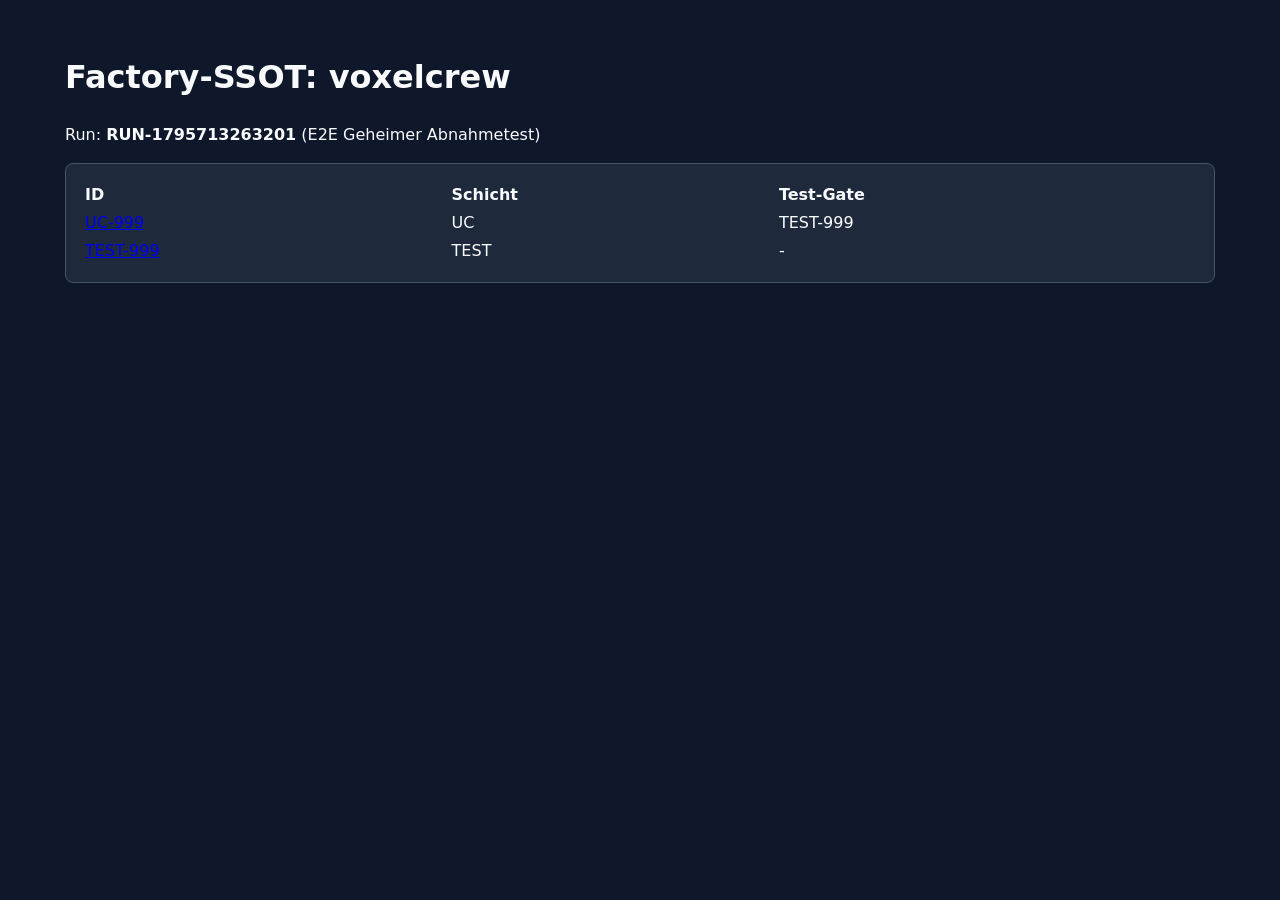
<file: factory/index.html>
<!DOCTYPE html><html lang="de"><head><meta charset="UTF-8"><title>Factory-SSOT: voxelcrew</title><link rel="stylesheet" href="./core-ssot.css"></head><body><div class="ssot-wrap"><h1>Factory-SSOT: voxelcrew</h1><p>Run: <strong>RUN-1795713263201</strong> (E2E Geheimer Abnahmetest)</p><div class="ssot-surface"><table style="width:100%;text-align:left"><thead><tr><th>ID</th><th>Schicht</th><th>Test-Gate</th></tr></thead><tbody><tr><td><a href="factory/specs/uc/UC-999.html">UC-999</a></td><td>UC</td><td>TEST-999</td></tr>
<tr><td><a href="factory/specs/test/TEST-999.html">TEST-999</a></td><td>TEST</td><td>-</td></tr></tbody></table></div></div></body></html>
</file>
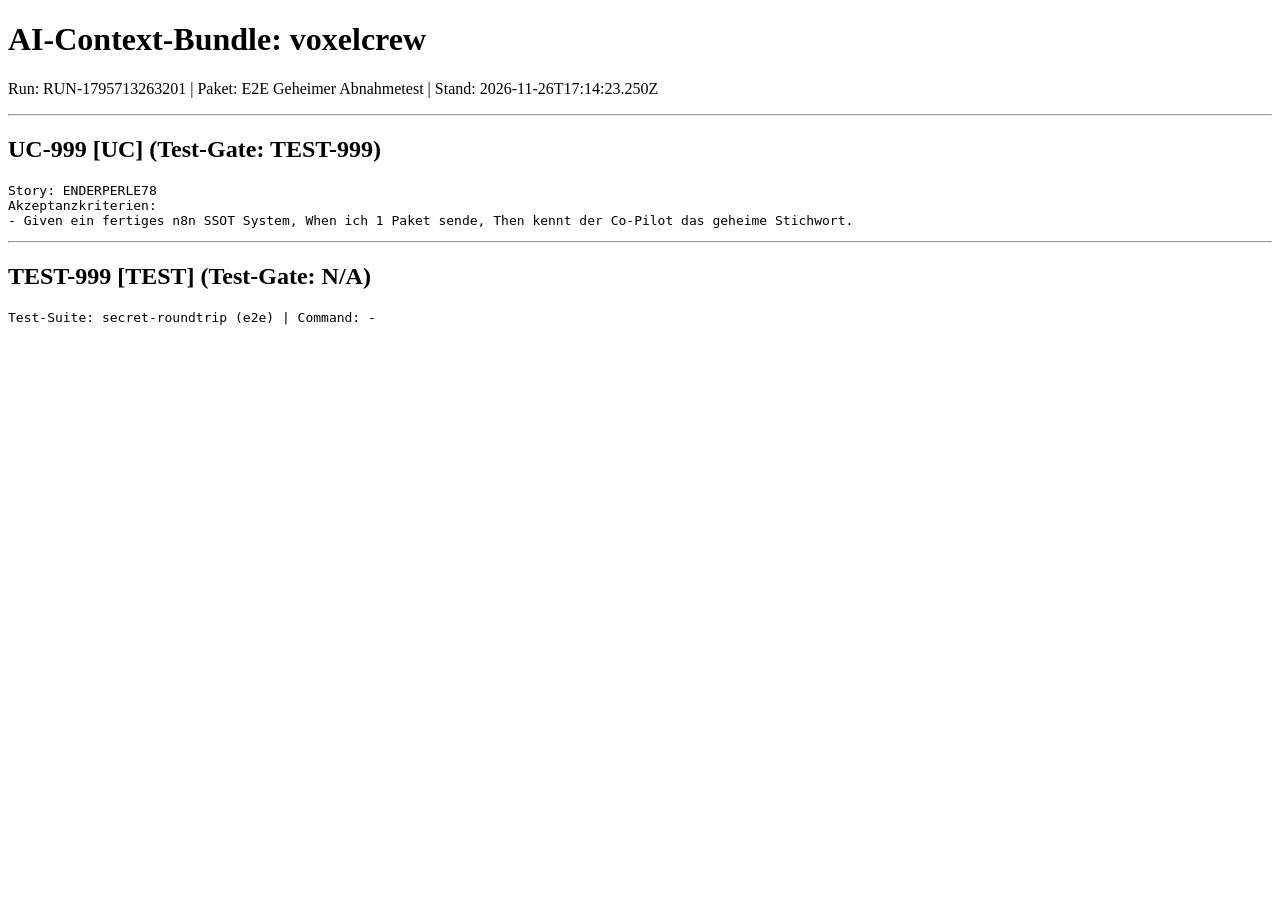
<file: ai-context-bundle.html>
<!DOCTYPE html><html lang="de"><head><meta charset="UTF-8"><title>AI-SSOT-Bundle: voxelcrew</title></head><body><h1>AI-Context-Bundle: voxelcrew</h1><p>Run: RUN-1795713263201 | Paket: E2E Geheimer Abnahmetest | Stand: 2026-11-26T17:14:23.250Z</p><hr><section id="UC-999"><h2>UC-999 [UC] (Test-Gate: TEST-999)</h2><pre>Story: ENDERPERLE78
Akzeptanzkriterien:
- Given ein fertiges n8n SSOT System, When ich 1 Paket sende, Then kennt der Co-Pilot das geheime Stichwort.</pre></section>
<hr>
<section id="TEST-999"><h2>TEST-999 [TEST] (Test-Gate: N/A)</h2><pre>Test-Suite: secret-roundtrip (e2e) | Command: -</pre></section></body></html>
</file>
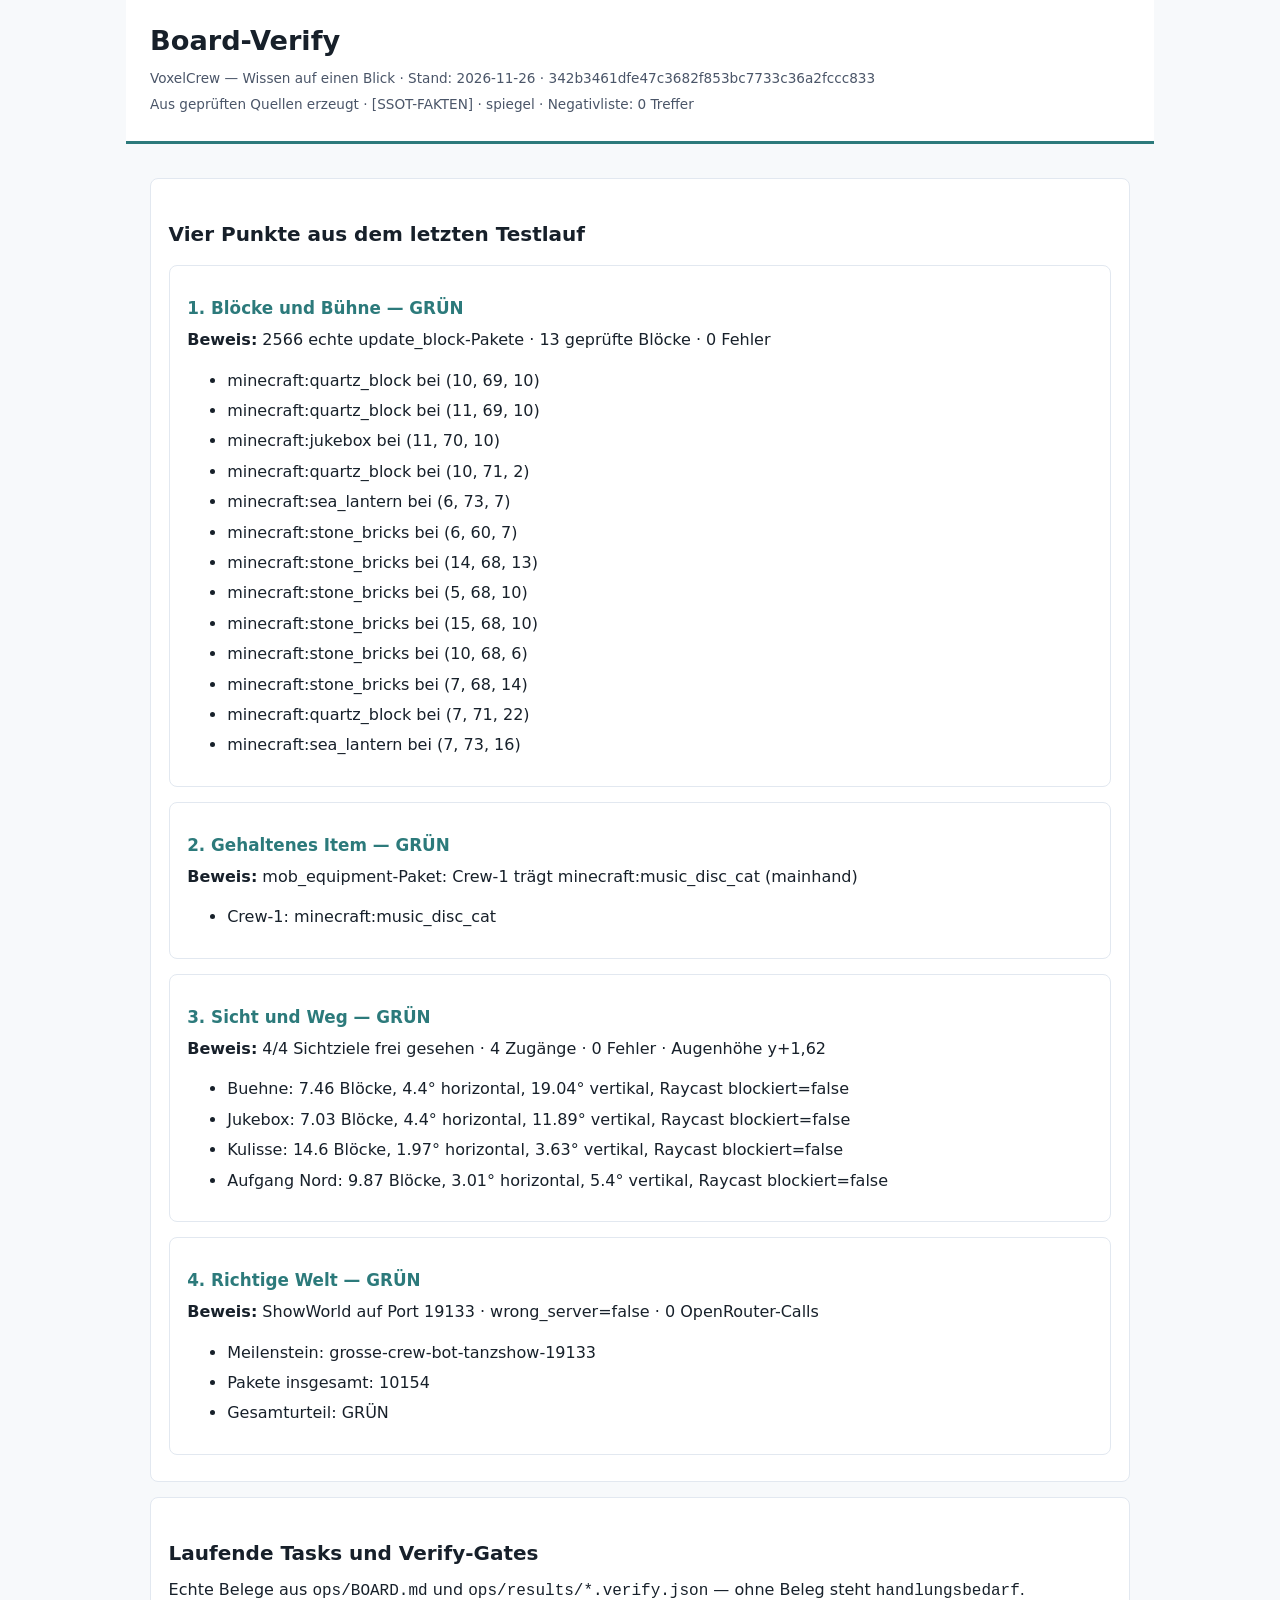
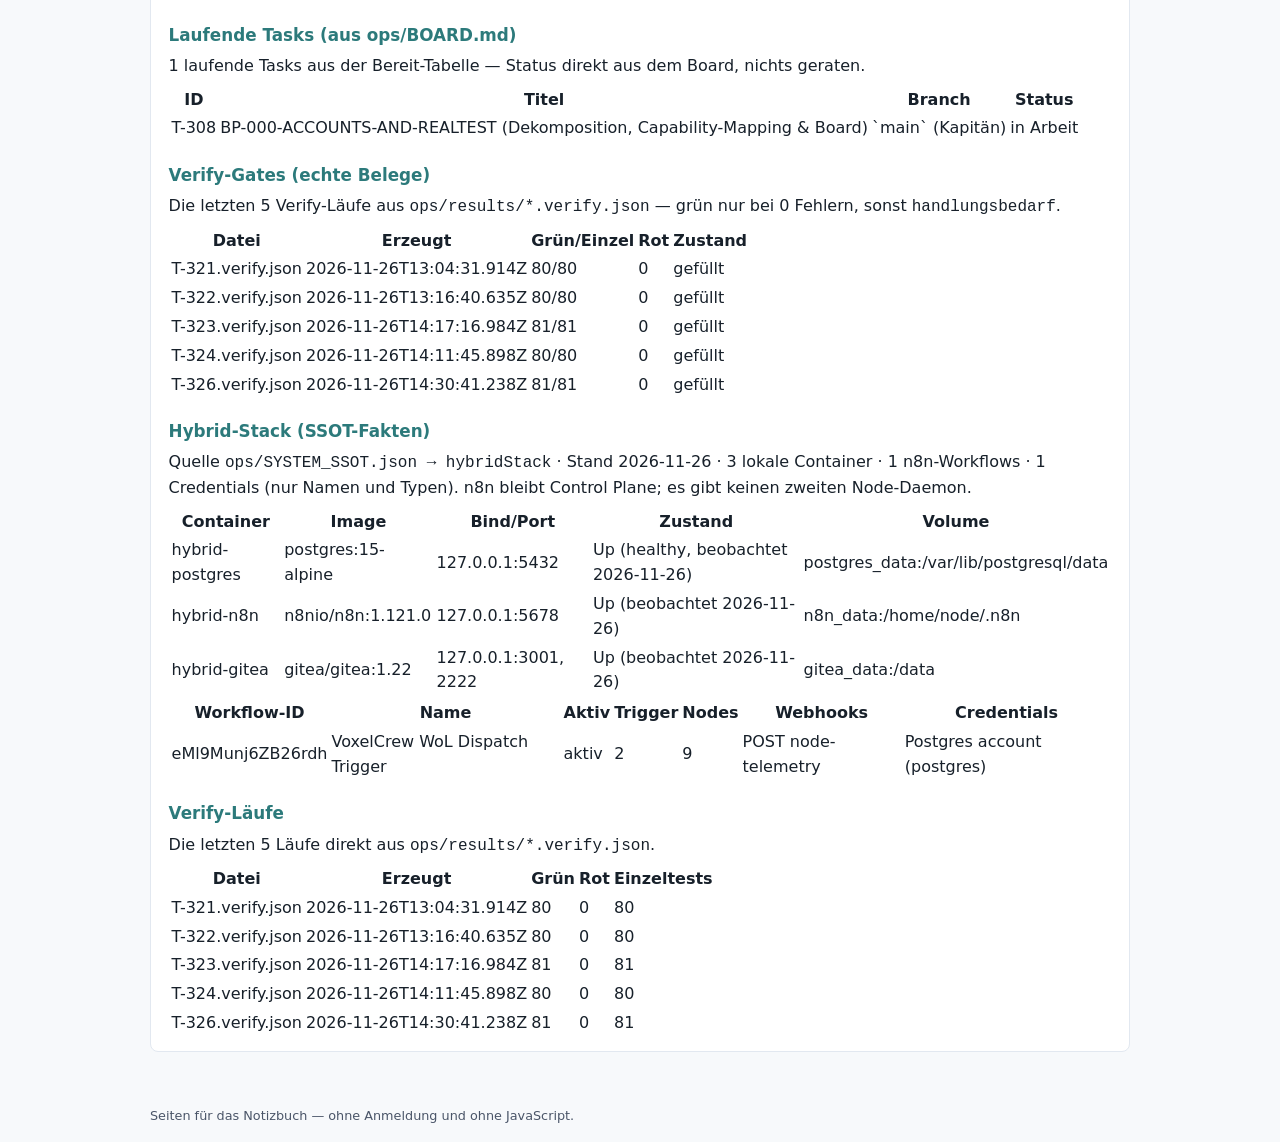
<file: board-verify.html>
<!doctype html>
<html lang="de">
<head>
  <meta charset="utf-8">
  <meta name="viewport" content="width=device-width, initial-scale=1">
  <link rel="icon" href="data:,">
  <title>Board-Verify — VoxelCrew Wissen</title>
  <style>
    :root { color-scheme: light; font-family: system-ui, -apple-system, "Segoe UI", sans-serif; }
    body { margin: 0; color: #17202a; background: #f7f9fb; line-height: 1.55; }
    header, main, footer { max-width: 980px; margin: 0 auto; padding: 1.25rem 1.5rem; }
    header { background: #fff; border-bottom: 3px solid #2c7a7b; }
    h1 { margin: 0 0 .35rem; font-size: 1.7rem; }
    h2 { font-size: 1.25rem; margin: 1.75rem 0 .6rem; }
    h3 { font-size: 1.05rem; margin: 1.1rem 0 .4rem; color: #2c7a7b; }
    p, li { margin: .35rem 0; }
    section, article { background: #fff; border: 1px solid #e2e8f0; border-radius: .5rem; padding: .75rem 1.1rem; margin: .9rem 0; }
    pre { margin: 0; overflow-x: auto; white-space: pre-wrap; word-break: break-word; font-size: .78rem; }
    code { font-family: ui-monospace, "Cascadia Mono", Consolas, monospace; }
    .meta { color: #4a5568; font-size: .85rem; }
    .tabelle span { display: inline-block; padding: 0 .45rem 0 0; }
    .hinweis { border-left: 3px solid #2c7a7b; padding-left: .7rem; color: #2d3748; }
    footer { color: #4a5568; font-size: .8rem; }
</style>
</head>
<body>
  <header>
    <h1>Board-Verify</h1>
    <p class="meta">VoxelCrew — Wissen auf einen Blick · Stand: 2026-11-26 · 342b3461dfe47c3682f853bc7733c36a2fccc833</p>
    <p class="meta">Aus geprüften Quellen erzeugt · [SSOT-FAKTEN] · spiegel · Negativliste: 0 Treffer</p>
  </header>
  <main>

  <section id="punkte-block">
    <h2>Vier Punkte aus dem letzten Testlauf</h2>
    <article>
        <h3>1. Blöcke und Bühne — GRÜN</h3>
        <p><strong>Beweis:</strong> 2566 echte update_block-Pakete · 13 geprüfte Blöcke · 0 Fehler</p>
        <ul><li>minecraft:quartz_block bei (10, 69, 10)</li><li>minecraft:quartz_block bei (11, 69, 10)</li><li>minecraft:jukebox bei (11, 70, 10)</li><li>minecraft:quartz_block bei (10, 71, 2)</li><li>minecraft:sea_lantern bei (6, 73, 7)</li><li>minecraft:stone_bricks bei (6, 60, 7)</li><li>minecraft:stone_bricks bei (14, 68, 13)</li><li>minecraft:stone_bricks bei (5, 68, 10)</li><li>minecraft:stone_bricks bei (15, 68, 10)</li><li>minecraft:stone_bricks bei (10, 68, 6)</li><li>minecraft:stone_bricks bei (7, 68, 14)</li><li>minecraft:quartz_block bei (7, 71, 22)</li><li>minecraft:sea_lantern bei (7, 73, 16)</li></ul>
      </article>
      <article>
        <h3>2. Gehaltenes Item — GRÜN</h3>
        <p><strong>Beweis:</strong> mob_equipment-Paket: Crew-1 trägt minecraft:music_disc_cat (mainhand)</p>
        <ul><li>Crew-1: minecraft:music_disc_cat</li></ul>
      </article>
      <article>
        <h3>3. Sicht und Weg — GRÜN</h3>
        <p><strong>Beweis:</strong> 4/4 Sichtziele frei gesehen · 4 Zugänge · 0 Fehler · Augenhöhe y+1,62</p>
        <ul><li>Buehne: 7.46 Blöcke, 4.4° horizontal, 19.04° vertikal, Raycast blockiert=false</li><li>Jukebox: 7.03 Blöcke, 4.4° horizontal, 11.89° vertikal, Raycast blockiert=false</li><li>Kulisse: 14.6 Blöcke, 1.97° horizontal, 3.63° vertikal, Raycast blockiert=false</li><li>Aufgang Nord: 9.87 Blöcke, 3.01° horizontal, 5.4° vertikal, Raycast blockiert=false</li></ul>
      </article>
      <article>
        <h3>4. Richtige Welt — GRÜN</h3>
        <p><strong>Beweis:</strong> ShowWorld auf Port 19133 · wrong_server=false · 0 OpenRouter-Calls</p>
        <ul><li>Meilenstein: grosse-crew-bot-tanzshow-19133</li><li>Pakete insgesamt: 10154</li><li>Gesamturteil: GRÜN</li></ul>
      </article>
  </section>
  <section id="betrieb-block">
    <h2>Laufende Tasks und Verify-Gates</h2>
    <p>Echte Belege aus <code>ops/BOARD.md</code> und <code>ops/results/*.verify.json</code> — ohne Beleg steht <code>handlungsbedarf</code>.</p>
    <h3>Laufende Tasks (aus ops/BOARD.md)</h3>
  <p>1 laufende Tasks aus der Bereit-Tabelle — Status direkt aus dem Board, nichts geraten.</p>
  <table><thead><tr><th>ID</th><th>Titel</th><th>Branch</th><th>Status</th></tr></thead><tbody><tr><td>T-308</td><td>BP-000-ACCOUNTS-AND-REALTEST (Dekomposition, Capability-Mapping &amp; Board)</td><td>`main` (Kapitän)</td><td>in Arbeit</td></tr></tbody></table>
    <h3>Verify-Gates (echte Belege)</h3>
  <p>Die letzten 5 Verify-Läufe aus <code>ops/results/*.verify.json</code> — grün nur bei 0 Fehlern, sonst <code>handlungsbedarf</code>.</p>
  <table><thead><tr><th>Datei</th><th>Erzeugt</th><th>Grün/Einzel</th><th>Rot</th><th>Zustand</th></tr></thead><tbody><tr><td>T-321.verify.json</td><td>2026-11-26T13:04:31.914Z</td><td>80/80</td><td>0</td><td>gefüllt</td></tr><tr><td>T-322.verify.json</td><td>2026-11-26T13:16:40.635Z</td><td>80/80</td><td>0</td><td>gefüllt</td></tr><tr><td>T-323.verify.json</td><td>2026-11-26T14:17:16.984Z</td><td>81/81</td><td>0</td><td>gefüllt</td></tr><tr><td>T-324.verify.json</td><td>2026-11-26T14:11:45.898Z</td><td>80/80</td><td>0</td><td>gefüllt</td></tr><tr><td>T-326.verify.json</td><td>2026-11-26T14:30:41.238Z</td><td>81/81</td><td>0</td><td>gefüllt</td></tr></tbody></table>
    <div id="hybrid-stack-block"><h3>Hybrid-Stack (SSOT-Fakten)</h3>
  <p>Quelle <code>ops/SYSTEM_SSOT.json → hybridStack</code> · Stand 2026-11-26 · 3 lokale Container · 1 n8n-Workflows · 1 Credentials (nur Namen und Typen). n8n bleibt Control Plane; es gibt keinen zweiten Node-Daemon.</p>
  <table><thead><tr><th>Container</th><th>Image</th><th>Bind/Port</th><th>Zustand</th><th>Volume</th></tr></thead><tbody><tr><td>hybrid-postgres</td><td>postgres:15-alpine</td><td>127.0.0.1:5432</td><td>Up (healthy, beobachtet 2026-11-26)</td><td>postgres_data:/var/lib/postgresql/data</td></tr><tr><td>hybrid-n8n</td><td>n8nio/n8n:1.121.0</td><td>127.0.0.1:5678</td><td>Up (beobachtet 2026-11-26)</td><td>n8n_data:/home/node/.n8n</td></tr><tr><td>hybrid-gitea</td><td>gitea/gitea:1.22</td><td>127.0.0.1:3001, 2222</td><td>Up (beobachtet 2026-11-26)</td><td>gitea_data:/data</td></tr></tbody></table>
  <table><thead><tr><th>Workflow-ID</th><th>Name</th><th>Aktiv</th><th>Trigger</th><th>Nodes</th><th>Webhooks</th><th>Credentials</th></tr></thead><tbody><tr><td>eMl9Munj6ZB26rdh</td><td>VoxelCrew WoL Dispatch Trigger</td><td>aktiv</td><td>2</td><td>9</td><td>POST node-telemetry</td><td>Postgres account (postgres)</td></tr></tbody></table>
  </div>
    <h3>Verify-Läufe</h3>
    <p>Die letzten 5 Läufe direkt aus <code>ops/results/*.verify.json</code>.</p>
  <table><thead><tr><th>Datei</th><th>Erzeugt</th><th>Grün</th><th>Rot</th><th>Einzeltests</th></tr></thead><tbody data-verlauf><tr><td>T-321.verify.json</td><td>2026-11-26T13:04:31.914Z</td><td>80</td><td>0</td><td>80</td></tr><tr><td>T-322.verify.json</td><td>2026-11-26T13:16:40.635Z</td><td>80</td><td>0</td><td>80</td></tr><tr><td>T-323.verify.json</td><td>2026-11-26T14:17:16.984Z</td><td>81</td><td>0</td><td>81</td></tr><tr><td>T-324.verify.json</td><td>2026-11-26T14:11:45.898Z</td><td>80</td><td>0</td><td>80</td></tr><tr><td>T-326.verify.json</td><td>2026-11-26T14:30:41.238Z</td><td>81</td><td>0</td><td>81</td></tr></tbody></table>
  </section>
  </main>
  <footer>Seiten für das Notizbuch — ohne Anmeldung und ohne JavaScript.</footer>
</body>
</html>
</file>
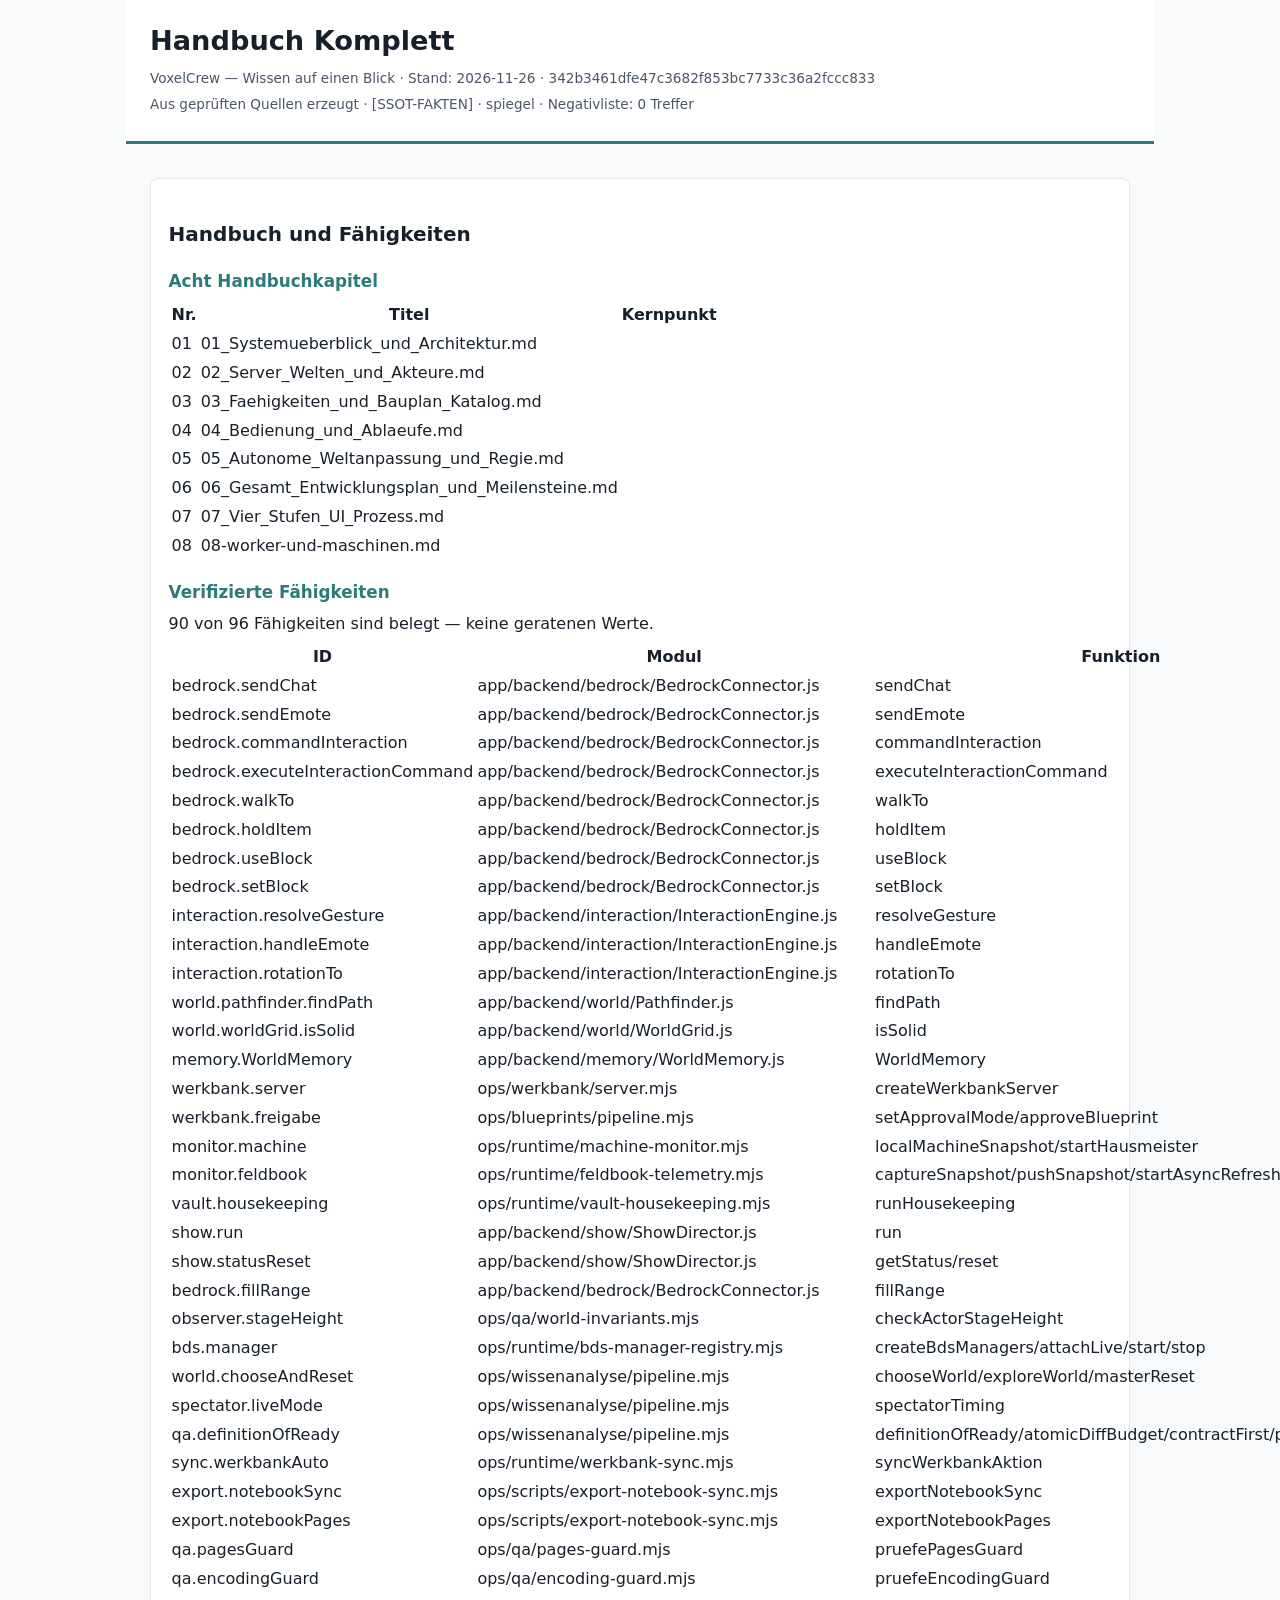
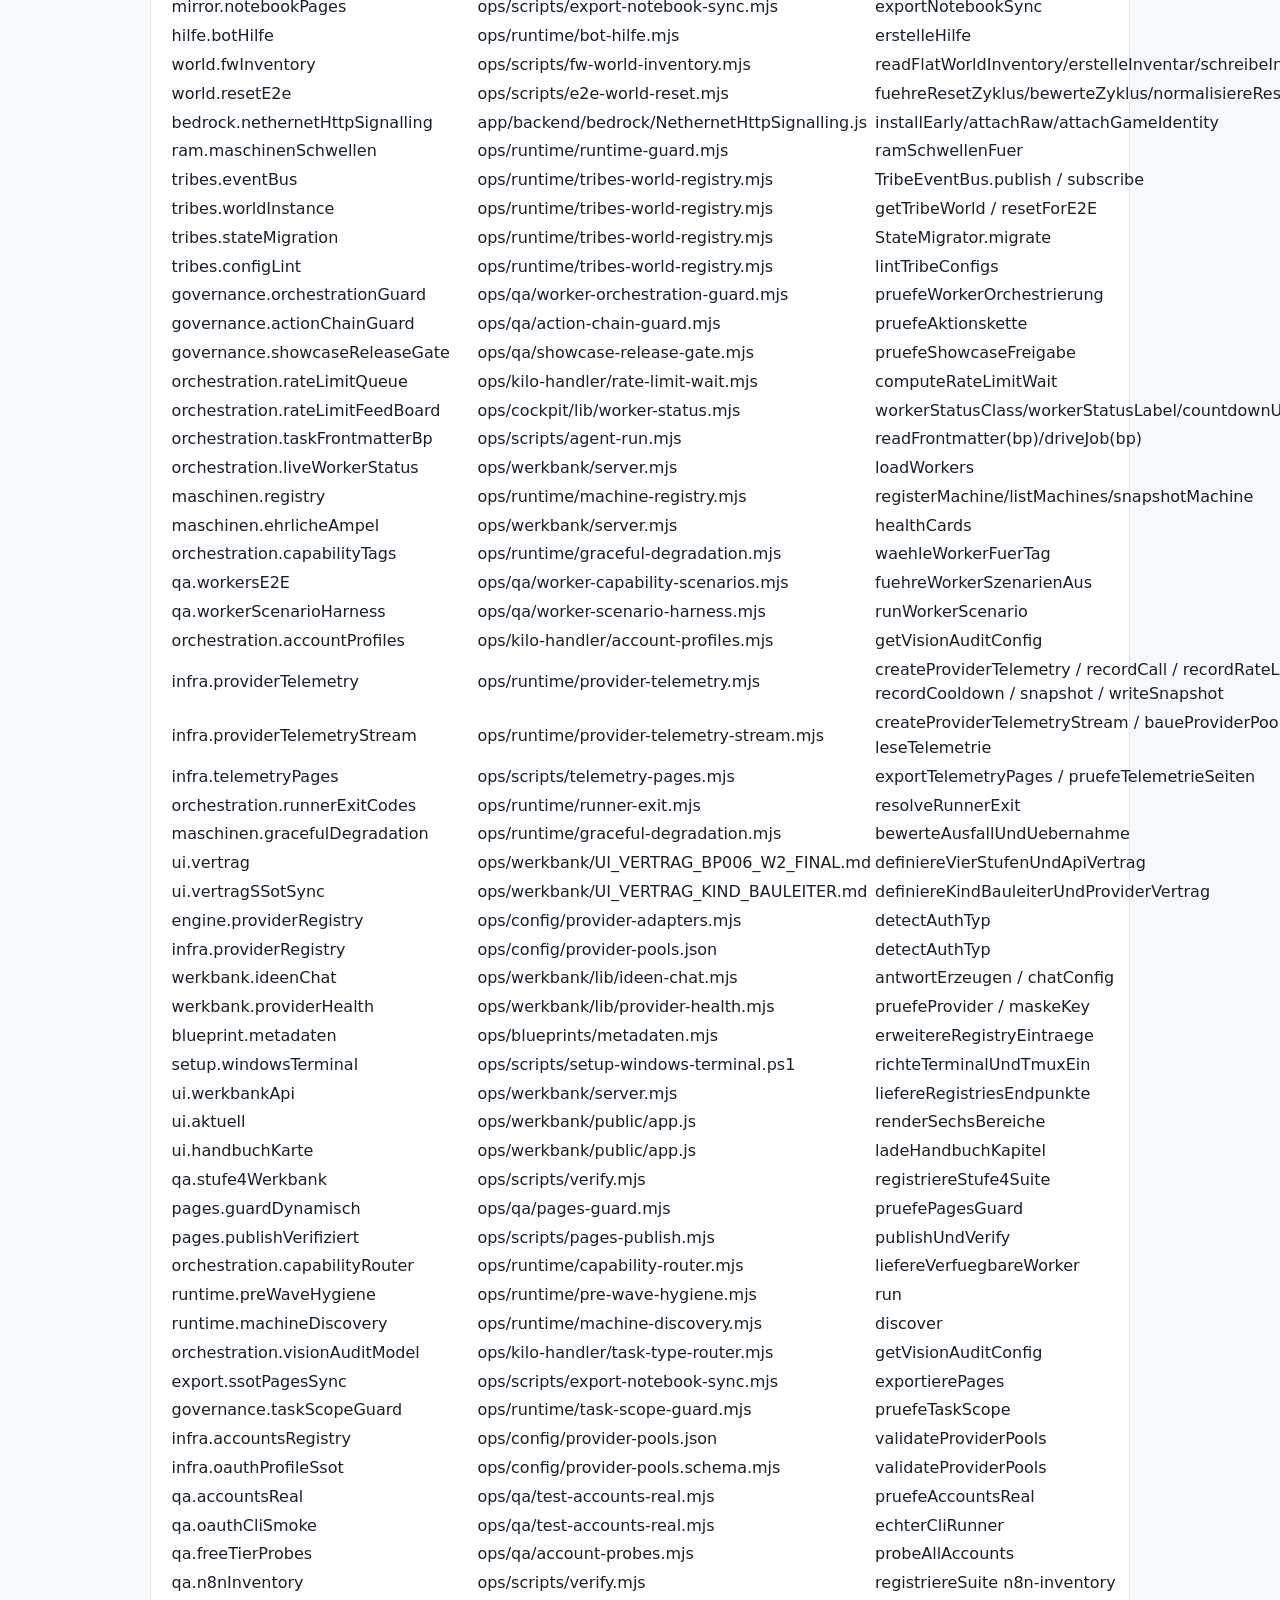
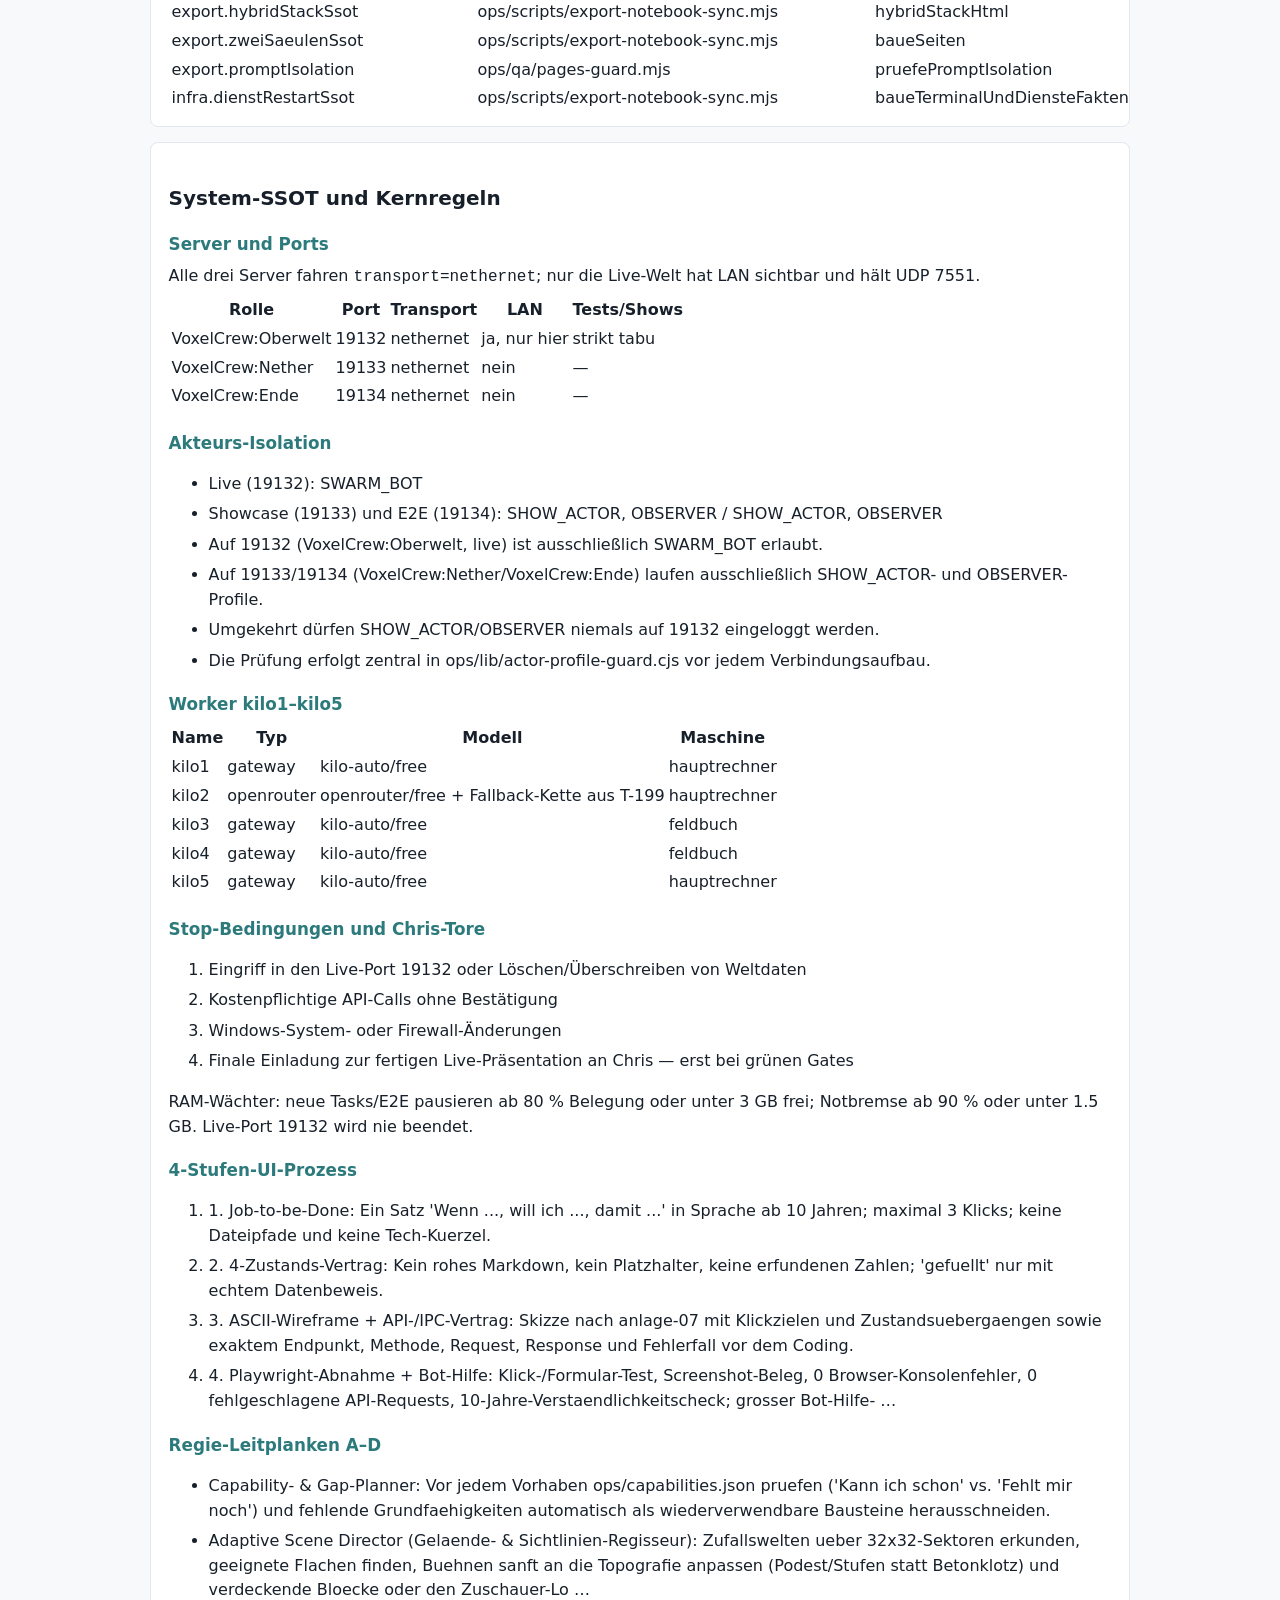
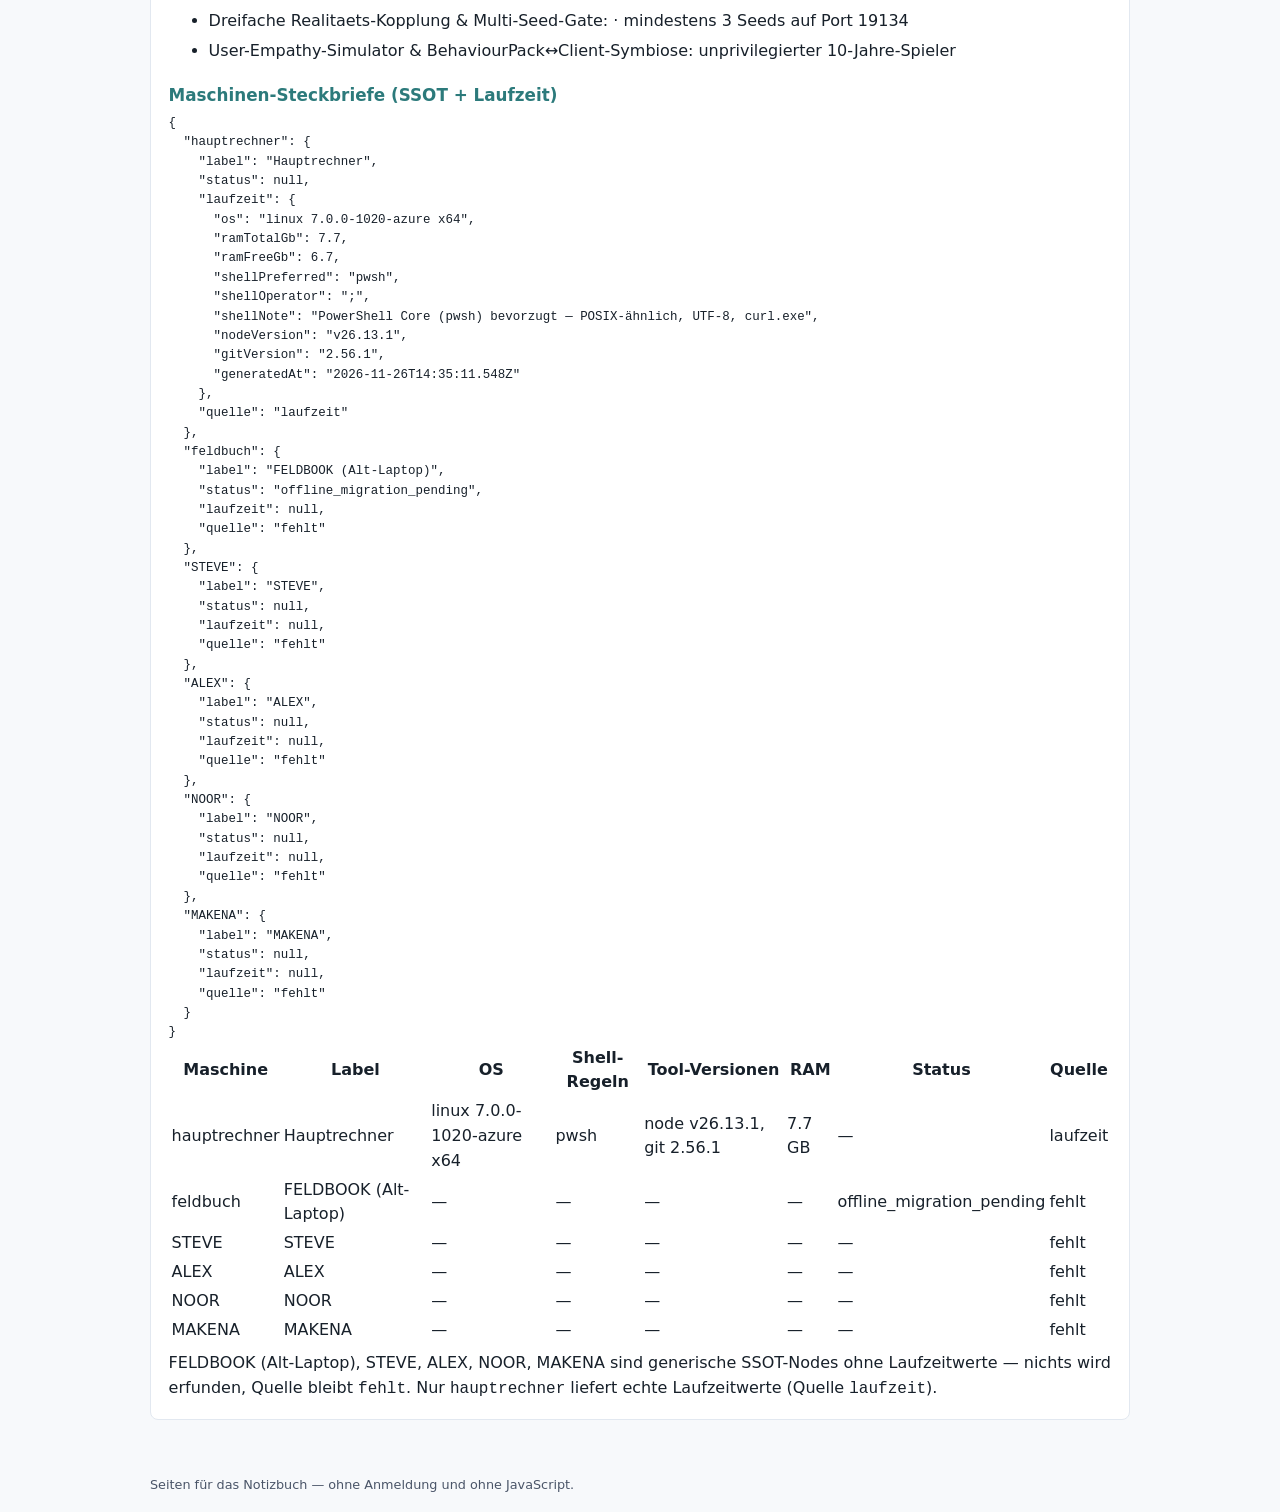
<file: handbuch-komplett.html>
<!doctype html>
<html lang="de">
<head>
  <meta charset="utf-8">
  <meta name="viewport" content="width=device-width, initial-scale=1">
  <link rel="icon" href="data:,">
  <title>Handbuch Komplett — VoxelCrew Wissen</title>
  <style>
    :root { color-scheme: light; font-family: system-ui, -apple-system, "Segoe UI", sans-serif; }
    body { margin: 0; color: #17202a; background: #f7f9fb; line-height: 1.55; }
    header, main, footer { max-width: 980px; margin: 0 auto; padding: 1.25rem 1.5rem; }
    header { background: #fff; border-bottom: 3px solid #2c7a7b; }
    h1 { margin: 0 0 .35rem; font-size: 1.7rem; }
    h2 { font-size: 1.25rem; margin: 1.75rem 0 .6rem; }
    h3 { font-size: 1.05rem; margin: 1.1rem 0 .4rem; color: #2c7a7b; }
    p, li { margin: .35rem 0; }
    section, article { background: #fff; border: 1px solid #e2e8f0; border-radius: .5rem; padding: .75rem 1.1rem; margin: .9rem 0; }
    pre { margin: 0; overflow-x: auto; white-space: pre-wrap; word-break: break-word; font-size: .78rem; }
    code { font-family: ui-monospace, "Cascadia Mono", Consolas, monospace; }
    .meta { color: #4a5568; font-size: .85rem; }
    .tabelle span { display: inline-block; padding: 0 .45rem 0 0; }
    .hinweis { border-left: 3px solid #2c7a7b; padding-left: .7rem; color: #2d3748; }
    footer { color: #4a5568; font-size: .8rem; }
</style>
</head>
<body>
  <header>
    <h1>Handbuch Komplett</h1>
    <p class="meta">VoxelCrew — Wissen auf einen Blick · Stand: 2026-11-26 · 342b3461dfe47c3682f853bc7733c36a2fccc833</p>
    <p class="meta">Aus geprüften Quellen erzeugt · [SSOT-FAKTEN] · spiegel · Negativliste: 0 Treffer</p>
  </header>
  <main>

  <section id="wissen-block">
    <h2>Handbuch und Fähigkeiten</h2>
    <h3>Acht Handbuchkapitel</h3>
  <table><thead><tr><th>Nr.</th><th>Titel</th><th>Kernpunkt</th></tr></thead><tbody><tr><td>01</td><td>01_Systemueberblick_und_Architektur.md</td><td></td></tr><tr><td>02</td><td>02_Server_Welten_und_Akteure.md</td><td></td></tr><tr><td>03</td><td>03_Faehigkeiten_und_Bauplan_Katalog.md</td><td></td></tr><tr><td>04</td><td>04_Bedienung_und_Ablaeufe.md</td><td></td></tr><tr><td>05</td><td>05_Autonome_Weltanpassung_und_Regie.md</td><td></td></tr><tr><td>06</td><td>06_Gesamt_Entwicklungsplan_und_Meilensteine.md</td><td></td></tr><tr><td>07</td><td>07_Vier_Stufen_UI_Prozess.md</td><td></td></tr><tr><td>08</td><td>08-worker-und-maschinen.md</td><td></td></tr></tbody></table>
  <h3>Verifizierte Fähigkeiten</h3>
  <p>90 von 96 Fähigkeiten sind belegt — keine geratenen Werte.</p>
  <table><thead><tr><th>ID</th><th>Modul</th><th>Funktion</th><th>Prüfstatus</th></tr></thead><tbody><tr><td>bedrock.sendChat</td><td>app/backend/bedrock/BedrockConnector.js</td><td>sendChat</td><td>verifiziert</td></tr><tr><td>bedrock.sendEmote</td><td>app/backend/bedrock/BedrockConnector.js</td><td>sendEmote</td><td>verifiziert</td></tr><tr><td>bedrock.commandInteraction</td><td>app/backend/bedrock/BedrockConnector.js</td><td>commandInteraction</td><td>verifiziert</td></tr><tr><td>bedrock.executeInteractionCommand</td><td>app/backend/bedrock/BedrockConnector.js</td><td>executeInteractionCommand</td><td>verifiziert</td></tr><tr><td>bedrock.walkTo</td><td>app/backend/bedrock/BedrockConnector.js</td><td>walkTo</td><td>verifiziert</td></tr><tr><td>bedrock.holdItem</td><td>app/backend/bedrock/BedrockConnector.js</td><td>holdItem</td><td>verifiziert</td></tr><tr><td>bedrock.useBlock</td><td>app/backend/bedrock/BedrockConnector.js</td><td>useBlock</td><td>verifiziert</td></tr><tr><td>bedrock.setBlock</td><td>app/backend/bedrock/BedrockConnector.js</td><td>setBlock</td><td>verifiziert</td></tr><tr><td>interaction.resolveGesture</td><td>app/backend/interaction/InteractionEngine.js</td><td>resolveGesture</td><td>verifiziert</td></tr><tr><td>interaction.handleEmote</td><td>app/backend/interaction/InteractionEngine.js</td><td>handleEmote</td><td>verifiziert</td></tr><tr><td>interaction.rotationTo</td><td>app/backend/interaction/InteractionEngine.js</td><td>rotationTo</td><td>verifiziert</td></tr><tr><td>world.pathfinder.findPath</td><td>app/backend/world/Pathfinder.js</td><td>findPath</td><td>verifiziert</td></tr><tr><td>world.worldGrid.isSolid</td><td>app/backend/world/WorldGrid.js</td><td>isSolid</td><td>verifiziert</td></tr><tr><td>memory.WorldMemory</td><td>app/backend/memory/WorldMemory.js</td><td>WorldMemory</td><td>verifiziert</td></tr><tr><td>werkbank.server</td><td>ops/werkbank/server.mjs</td><td>createWerkbankServer</td><td>verifiziert</td></tr><tr><td>werkbank.freigabe</td><td>ops/blueprints/pipeline.mjs</td><td>setApprovalMode/approveBlueprint</td><td>verifiziert</td></tr><tr><td>monitor.machine</td><td>ops/runtime/machine-monitor.mjs</td><td>localMachineSnapshot/startHausmeister</td><td>verifiziert</td></tr><tr><td>monitor.feldbook</td><td>ops/runtime/feldbook-telemetry.mjs</td><td>captureSnapshot/pushSnapshot/startAsyncRefresh</td><td>verifiziert</td></tr><tr><td>vault.housekeeping</td><td>ops/runtime/vault-housekeeping.mjs</td><td>runHousekeeping</td><td>verifiziert</td></tr><tr><td>show.run</td><td>app/backend/show/ShowDirector.js</td><td>run</td><td>verifiziert</td></tr><tr><td>show.statusReset</td><td>app/backend/show/ShowDirector.js</td><td>getStatus/reset</td><td>verifiziert</td></tr><tr><td>bedrock.fillRange</td><td>app/backend/bedrock/BedrockConnector.js</td><td>fillRange</td><td>verifiziert</td></tr><tr><td>observer.stageHeight</td><td>ops/qa/world-invariants.mjs</td><td>checkActorStageHeight</td><td>verifiziert</td></tr><tr><td>bds.manager</td><td>ops/runtime/bds-manager-registry.mjs</td><td>createBdsManagers/attachLive/start/stop</td><td>verifiziert</td></tr><tr><td>world.chooseAndReset</td><td>ops/wissenanalyse/pipeline.mjs</td><td>chooseWorld/exploreWorld/masterReset</td><td>verifiziert</td></tr><tr><td>spectator.liveMode</td><td>ops/wissenanalyse/pipeline.mjs</td><td>spectatorTiming</td><td>verifiziert</td></tr><tr><td>qa.definitionOfReady</td><td>ops/wissenanalyse/pipeline.mjs</td><td>definitionOfReady/atomicDiffBudget/contractFirst/preflight</td><td>verifiziert</td></tr><tr><td>sync.werkbankAuto</td><td>ops/runtime/werkbank-sync.mjs</td><td>syncWerkbankAktion</td><td>verifiziert</td></tr><tr><td>export.notebookSync</td><td>ops/scripts/export-notebook-sync.mjs</td><td>exportNotebookSync</td><td>verifiziert</td></tr><tr><td>export.notebookPages</td><td>ops/scripts/export-notebook-sync.mjs</td><td>exportNotebookPages</td><td>verifiziert</td></tr><tr><td>qa.pagesGuard</td><td>ops/qa/pages-guard.mjs</td><td>pruefePagesGuard</td><td>verifiziert</td></tr><tr><td>qa.encodingGuard</td><td>ops/qa/encoding-guard.mjs</td><td>pruefeEncodingGuard</td><td>verifiziert</td></tr><tr><td>mirror.notebookPages</td><td>ops/scripts/export-notebook-sync.mjs</td><td>exportNotebookSync</td><td>verifiziert</td></tr><tr><td>hilfe.botHilfe</td><td>ops/runtime/bot-hilfe.mjs</td><td>erstelleHilfe</td><td>verifiziert</td></tr><tr><td>world.fwInventory</td><td>ops/scripts/fw-world-inventory.mjs</td><td>readFlatWorldInventory/erstelleInventar/schreibeInventar</td><td>verifiziert</td></tr><tr><td>world.resetE2e</td><td>ops/scripts/e2e-world-reset.mjs</td><td>fuehreResetZyklus/bewerteZyklus/normalisiereResetErgebnis</td><td>verifiziert</td></tr><tr><td>bedrock.nethernetHttpSignalling</td><td>app/backend/bedrock/NethernetHttpSignalling.js</td><td>installEarly/attachRaw/attachGameIdentity</td><td>verifiziert</td></tr><tr><td>ram.maschinenSchwellen</td><td>ops/runtime/runtime-guard.mjs</td><td>ramSchwellenFuer</td><td>verifiziert</td></tr><tr><td>tribes.eventBus</td><td>ops/runtime/tribes-world-registry.mjs</td><td>TribeEventBus.publish / subscribe</td><td>verifiziert</td></tr><tr><td>tribes.worldInstance</td><td>ops/runtime/tribes-world-registry.mjs</td><td>getTribeWorld / resetForE2E</td><td>verifiziert</td></tr><tr><td>tribes.stateMigration</td><td>ops/runtime/tribes-world-registry.mjs</td><td>StateMigrator.migrate</td><td>verifiziert</td></tr><tr><td>tribes.configLint</td><td>ops/runtime/tribes-world-registry.mjs</td><td>lintTribeConfigs</td><td>verifiziert</td></tr><tr><td>governance.orchestrationGuard</td><td>ops/qa/worker-orchestration-guard.mjs</td><td>pruefeWorkerOrchestrierung</td><td>verifiziert</td></tr><tr><td>governance.actionChainGuard</td><td>ops/qa/action-chain-guard.mjs</td><td>pruefeAktionskette</td><td>verifiziert</td></tr><tr><td>governance.showcaseReleaseGate</td><td>ops/qa/showcase-release-gate.mjs</td><td>pruefeShowcaseFreigabe</td><td>verifiziert</td></tr><tr><td>orchestration.rateLimitQueue</td><td>ops/kilo-handler/rate-limit-wait.mjs</td><td>computeRateLimitWait</td><td>verifiziert</td></tr><tr><td>orchestration.rateLimitFeedBoard</td><td>ops/cockpit/lib/worker-status.mjs</td><td>workerStatusClass/workerStatusLabel/countdownUntil</td><td>verifiziert</td></tr><tr><td>orchestration.taskFrontmatterBp</td><td>ops/scripts/agent-run.mjs</td><td>readFrontmatter(bp)/driveJob(bp)</td><td>verifiziert</td></tr><tr><td>orchestration.liveWorkerStatus</td><td>ops/werkbank/server.mjs</td><td>loadWorkers</td><td>verifiziert</td></tr><tr><td>maschinen.registry</td><td>ops/runtime/machine-registry.mjs</td><td>registerMachine/listMachines/snapshotMachine</td><td>verifiziert</td></tr><tr><td>maschinen.ehrlicheAmpel</td><td>ops/werkbank/server.mjs</td><td>healthCards</td><td>verifiziert</td></tr><tr><td>orchestration.capabilityTags</td><td>ops/runtime/graceful-degradation.mjs</td><td>waehleWorkerFuerTag</td><td>verifiziert</td></tr><tr><td>qa.workersE2E</td><td>ops/qa/worker-capability-scenarios.mjs</td><td>fuehreWorkerSzenarienAus</td><td>verifiziert</td></tr><tr><td>qa.workerScenarioHarness</td><td>ops/qa/worker-scenario-harness.mjs</td><td>runWorkerScenario</td><td>verifiziert</td></tr><tr><td>orchestration.accountProfiles</td><td>ops/kilo-handler/account-profiles.mjs</td><td>getVisionAuditConfig</td><td>verifiziert</td></tr><tr><td>infra.providerTelemetry</td><td>ops/runtime/provider-telemetry.mjs</td><td>createProviderTelemetry / recordCall / recordRateLimit / recordCooldown / snapshot / writeSnapshot</td><td>verifiziert</td></tr><tr><td>infra.providerTelemetryStream</td><td>ops/runtime/provider-telemetry-stream.mjs</td><td>createProviderTelemetryStream / baueProviderPoolsAntwort / leseTelemetrie</td><td>verifiziert</td></tr><tr><td>infra.telemetryPages</td><td>ops/scripts/telemetry-pages.mjs</td><td>exportTelemetryPages / pruefeTelemetrieSeiten</td><td>verifiziert</td></tr><tr><td>orchestration.runnerExitCodes</td><td>ops/runtime/runner-exit.mjs</td><td>resolveRunnerExit</td><td>verifiziert</td></tr><tr><td>maschinen.gracefulDegradation</td><td>ops/runtime/graceful-degradation.mjs</td><td>bewerteAusfallUndUebernahme</td><td>verifiziert</td></tr><tr><td>ui.vertrag</td><td>ops/werkbank/UI_VERTRAG_BP006_W2_FINAL.md</td><td>definiereVierStufenUndApiVertrag</td><td>verifiziert</td></tr><tr><td>ui.vertragSSotSync</td><td>ops/werkbank/UI_VERTRAG_KIND_BAULEITER.md</td><td>definiereKindBauleiterUndProviderVertrag</td><td>verifiziert</td></tr><tr><td>engine.providerRegistry</td><td>ops/config/provider-adapters.mjs</td><td>detectAuthTyp</td><td>verifiziert</td></tr><tr><td>infra.providerRegistry</td><td>ops/config/provider-pools.json</td><td>detectAuthTyp</td><td>verifiziert</td></tr><tr><td>werkbank.ideenChat</td><td>ops/werkbank/lib/ideen-chat.mjs</td><td>antwortErzeugen / chatConfig</td><td>verifiziert</td></tr><tr><td>werkbank.providerHealth</td><td>ops/werkbank/lib/provider-health.mjs</td><td>pruefeProvider / maskeKey</td><td>verifiziert</td></tr><tr><td>blueprint.metadaten</td><td>ops/blueprints/metadaten.mjs</td><td>erweitereRegistryEintraege</td><td>verifiziert</td></tr><tr><td>setup.windowsTerminal</td><td>ops/scripts/setup-windows-terminal.ps1</td><td>richteTerminalUndTmuxEin</td><td>verifiziert</td></tr><tr><td>ui.werkbankApi</td><td>ops/werkbank/server.mjs</td><td>liefereRegistriesEndpunkte</td><td>verifiziert</td></tr><tr><td>ui.aktuell</td><td>ops/werkbank/public/app.js</td><td>renderSechsBereiche</td><td>verifiziert</td></tr><tr><td>ui.handbuchKarte</td><td>ops/werkbank/public/app.js</td><td>ladeHandbuchKapitel</td><td>verifiziert</td></tr><tr><td>qa.stufe4Werkbank</td><td>ops/scripts/verify.mjs</td><td>registriereStufe4Suite</td><td>verifiziert</td></tr><tr><td>pages.guardDynamisch</td><td>ops/qa/pages-guard.mjs</td><td>pruefePagesGuard</td><td>verifiziert</td></tr><tr><td>pages.publishVerifiziert</td><td>ops/scripts/pages-publish.mjs</td><td>publishUndVerify</td><td>verifiziert</td></tr><tr><td>orchestration.capabilityRouter</td><td>ops/runtime/capability-router.mjs</td><td>liefereVerfuegbareWorker</td><td>verifiziert</td></tr><tr><td>runtime.preWaveHygiene</td><td>ops/runtime/pre-wave-hygiene.mjs</td><td>run</td><td>verifiziert</td></tr><tr><td>runtime.machineDiscovery</td><td>ops/runtime/machine-discovery.mjs</td><td>discover</td><td>verifiziert</td></tr><tr><td>orchestration.visionAuditModel</td><td>ops/kilo-handler/task-type-router.mjs</td><td>getVisionAuditConfig</td><td>verifiziert</td></tr><tr><td>export.ssotPagesSync</td><td>ops/scripts/export-notebook-sync.mjs</td><td>exportierePages</td><td>verifiziert</td></tr><tr><td>governance.taskScopeGuard</td><td>ops/runtime/task-scope-guard.mjs</td><td>pruefeTaskScope</td><td>verifiziert</td></tr><tr><td>infra.accountsRegistry</td><td>ops/config/provider-pools.json</td><td>validateProviderPools</td><td>verifiziert</td></tr><tr><td>infra.oauthProfileSsot</td><td>ops/config/provider-pools.schema.mjs</td><td>validateProviderPools</td><td>verifiziert</td></tr><tr><td>qa.accountsReal</td><td>ops/qa/test-accounts-real.mjs</td><td>pruefeAccountsReal</td><td>verifiziert</td></tr><tr><td>qa.oauthCliSmoke</td><td>ops/qa/test-accounts-real.mjs</td><td>echterCliRunner</td><td>verifiziert</td></tr><tr><td>qa.freeTierProbes</td><td>ops/qa/account-probes.mjs</td><td>probeAllAccounts</td><td>verifiziert</td></tr><tr><td>qa.n8nInventory</td><td>ops/scripts/verify.mjs</td><td>registriereSuite n8n-inventory</td><td>verifiziert</td></tr><tr><td>export.hybridStackSsot</td><td>ops/scripts/export-notebook-sync.mjs</td><td>hybridStackHtml</td><td>verifiziert</td></tr><tr><td>export.zweiSaeulenSsot</td><td>ops/scripts/export-notebook-sync.mjs</td><td>baueSeiten</td><td>verifiziert</td></tr><tr><td>export.promptIsolation</td><td>ops/qa/pages-guard.mjs</td><td>pruefePromptIsolation</td><td>verifiziert</td></tr><tr><td>infra.dienstRestartSsot</td><td>ops/scripts/export-notebook-sync.mjs</td><td>baueTerminalUndDiensteFakten</td><td>verifiziert</td></tr></tbody></table>
  </section>
  <section id="regeln-block">
    <h2>System-SSOT und Kernregeln</h2>
    <h3>Server und Ports</h3>
  <p>Alle drei Server fahren <code>transport=nethernet</code>; nur die Live-Welt hat LAN sichtbar und hält UDP 7551.</p>
  <table><thead><tr><th>Rolle</th><th>Port</th><th>Transport</th><th>LAN</th><th>Tests/Shows</th></tr></thead><tbody><tr><td>VoxelCrew:Oberwelt</td><td>19132</td><td>nethernet</td><td>ja, nur hier</td><td>strikt tabu</td></tr><tr><td>VoxelCrew:Nether</td><td>19133</td><td>nethernet</td><td>nein</td><td>—</td></tr><tr><td>VoxelCrew:Ende</td><td>19134</td><td>nethernet</td><td>nein</td><td>—</td></tr></tbody></table>
  <h3>Akteurs-Isolation</h3><ul><li>Live (19132): SWARM_BOT</li><li>Showcase (19133) und E2E (19134): SHOW_ACTOR, OBSERVER / SHOW_ACTOR, OBSERVER</li><li>Auf 19132 (VoxelCrew:Oberwelt, live) ist ausschließlich SWARM_BOT erlaubt.</li><li>Auf 19133/19134 (VoxelCrew:Nether/VoxelCrew:Ende) laufen ausschließlich SHOW_ACTOR- und OBSERVER-Profile.</li><li>Umgekehrt dürfen SHOW_ACTOR/OBSERVER niemals auf 19132 eingeloggt werden.</li><li>Die Prüfung erfolgt zentral in ops/lib/actor-profile-guard.cjs vor jedem Verbindungsaufbau.</li></ul>
  <h3>Worker kilo1–kilo5</h3>
  <table><thead><tr><th>Name</th><th>Typ</th><th>Modell</th><th>Maschine</th></tr></thead><tbody><tr><td>kilo1</td><td>gateway</td><td>kilo-auto/free</td><td>hauptrechner</td></tr><tr><td>kilo2</td><td>openrouter</td><td>openrouter/free + Fallback-Kette aus T-199</td><td>hauptrechner</td></tr><tr><td>kilo3</td><td>gateway</td><td>kilo-auto/free</td><td>feldbuch</td></tr><tr><td>kilo4</td><td>gateway</td><td>kilo-auto/free</td><td>feldbuch</td></tr><tr><td>kilo5</td><td>gateway</td><td>kilo-auto/free</td><td>hauptrechner</td></tr></tbody></table>
  <h3>Stop-Bedingungen und Chris-Tore</h3><ol><li>Eingriff in den Live-Port 19132 oder Löschen/Überschreiben von Weltdaten</li><li>Kostenpflichtige API-Calls ohne Bestätigung</li><li>Windows-System- oder Firewall-Änderungen</li><li>Finale Einladung zur fertigen Live-Präsentation an Chris — erst bei grünen Gates</li></ol>
  <p>RAM-Wächter: neue Tasks/E2E pausieren ab 80 % Belegung oder unter 3 GB frei; Notbremse ab 90 % oder unter 1.5 GB. Live-Port 19132 wird nie beendet.</p>
  <h3>4-Stufen-UI-Prozess</h3><ol><li>1. Job-to-be-Done: Ein Satz &#39;Wenn ..., will ich ..., damit ...&#39; in Sprache ab 10 Jahren; maximal 3 Klicks; keine Dateipfade und keine Tech-Kuerzel.</li><li>2. 4-Zustands-Vertrag: Kein rohes Markdown, kein Platzhalter, keine erfundenen Zahlen; &#39;gefuellt&#39; nur mit echtem Datenbeweis.</li><li>3. ASCII-Wireframe + API-/IPC-Vertrag: Skizze nach anlage-07 mit Klickzielen und Zustandsuebergaengen sowie exaktem Endpunkt, Methode, Request, Response und Fehlerfall vor dem Coding.</li><li>4. Playwright-Abnahme + Bot-Hilfe: Klick-/Formular-Test, Screenshot-Beleg, 0 Browser-Konsolenfehler, 0 fehlgeschlagene API-Requests, 10-Jahre-Verstaendlichkeitscheck; grosser Bot-Hilfe- …</li></ol>
  <h3>Regie-Leitplanken A–D</h3><ul><li>Capability- &amp; Gap-Planner: Vor jedem Vorhaben ops/capabilities.json pruefen (&#39;Kann ich schon&#39; vs. &#39;Fehlt mir noch&#39;) und fehlende Grundfaehigkeiten automatisch als wiederverwendbare Bausteine herausschneiden.</li><li>Adaptive Scene Director (Gelaende- &amp; Sichtlinien-Regisseur): Zufallswelten ueber 32x32-Sektoren erkunden, geeignete Flachen finden, Buehnen sanft an die Topografie anpassen (Podest/Stufen statt Betonklotz) und verdeckende Bloecke oder den Zuschauer-Lo …</li><li>Dreifache Realitaets-Kopplung &amp; Multi-Seed-Gate:  · mindestens 3 Seeds auf Port 19134</li><li>User-Empathy-Simulator &amp; BehaviourPack↔Client-Symbiose: unprivilegierter 10-Jahre-Spieler</li></ul>
  <h3>Maschinen-Steckbriefe (SSOT + Laufzeit)</h3>
  <pre><code class="language-json">{
  &quot;hauptrechner&quot;: {
    &quot;label&quot;: &quot;Hauptrechner&quot;,
    &quot;status&quot;: null,
    &quot;laufzeit&quot;: {
      &quot;os&quot;: &quot;linux 7.0.0-1020-azure x64&quot;,
      &quot;ramTotalGb&quot;: 7.7,
      &quot;ramFreeGb&quot;: 6.7,
      &quot;shellPreferred&quot;: &quot;pwsh&quot;,
      &quot;shellOperator&quot;: &quot;;&quot;,
      &quot;shellNote&quot;: &quot;PowerShell Core (pwsh) bevorzugt — POSIX-ähnlich, UTF-8, curl.exe&quot;,
      &quot;nodeVersion&quot;: &quot;v26.13.1&quot;,
      &quot;gitVersion&quot;: &quot;2.56.1&quot;,
      &quot;generatedAt&quot;: &quot;2026-11-26T14:35:11.548Z&quot;
    },
    &quot;quelle&quot;: &quot;laufzeit&quot;
  },
  &quot;feldbuch&quot;: {
    &quot;label&quot;: &quot;FELDBOOK (Alt-Laptop)&quot;,
    &quot;status&quot;: &quot;offline_migration_pending&quot;,
    &quot;laufzeit&quot;: null,
    &quot;quelle&quot;: &quot;fehlt&quot;
  },
  &quot;STEVE&quot;: {
    &quot;label&quot;: &quot;STEVE&quot;,
    &quot;status&quot;: null,
    &quot;laufzeit&quot;: null,
    &quot;quelle&quot;: &quot;fehlt&quot;
  },
  &quot;ALEX&quot;: {
    &quot;label&quot;: &quot;ALEX&quot;,
    &quot;status&quot;: null,
    &quot;laufzeit&quot;: null,
    &quot;quelle&quot;: &quot;fehlt&quot;
  },
  &quot;NOOR&quot;: {
    &quot;label&quot;: &quot;NOOR&quot;,
    &quot;status&quot;: null,
    &quot;laufzeit&quot;: null,
    &quot;quelle&quot;: &quot;fehlt&quot;
  },
  &quot;MAKENA&quot;: {
    &quot;label&quot;: &quot;MAKENA&quot;,
    &quot;status&quot;: null,
    &quot;laufzeit&quot;: null,
    &quot;quelle&quot;: &quot;fehlt&quot;
  }
}</code></pre>
  <table><thead><tr><th>Maschine</th><th>Label</th><th>OS</th><th>Shell-Regeln</th><th>Tool-Versionen</th><th>RAM</th><th>Status</th><th>Quelle</th></tr></thead><tbody><tr><td>hauptrechner</td><td>Hauptrechner</td><td>linux 7.0.0-1020-azure x64</td><td>pwsh</td><td>node v26.13.1, git 2.56.1</td><td>7.7 GB</td><td>—</td><td>laufzeit</td></tr><tr><td>feldbuch</td><td>FELDBOOK (Alt-Laptop)</td><td>—</td><td>—</td><td>—</td><td>—</td><td>offline_migration_pending</td><td>fehlt</td></tr><tr><td>STEVE</td><td>STEVE</td><td>—</td><td>—</td><td>—</td><td>—</td><td>—</td><td>fehlt</td></tr><tr><td>ALEX</td><td>ALEX</td><td>—</td><td>—</td><td>—</td><td>—</td><td>—</td><td>fehlt</td></tr><tr><td>NOOR</td><td>NOOR</td><td>—</td><td>—</td><td>—</td><td>—</td><td>—</td><td>fehlt</td></tr><tr><td>MAKENA</td><td>MAKENA</td><td>—</td><td>—</td><td>—</td><td>—</td><td>—</td><td>fehlt</td></tr></tbody></table>
  <p>FELDBOOK (Alt-Laptop), STEVE, ALEX, NOOR, MAKENA sind generische SSOT-Nodes ohne Laufzeitwerte — nichts wird erfunden, Quelle bleibt <code>fehlt</code>. Nur <code>hauptrechner</code> liefert echte Laufzeitwerte (Quelle <code>laufzeit</code>).</p>
  </section>
  </main>
  <footer>Seiten für das Notizbuch — ohne Anmeldung und ohne JavaScript.</footer>
</body>
</html>
</file>
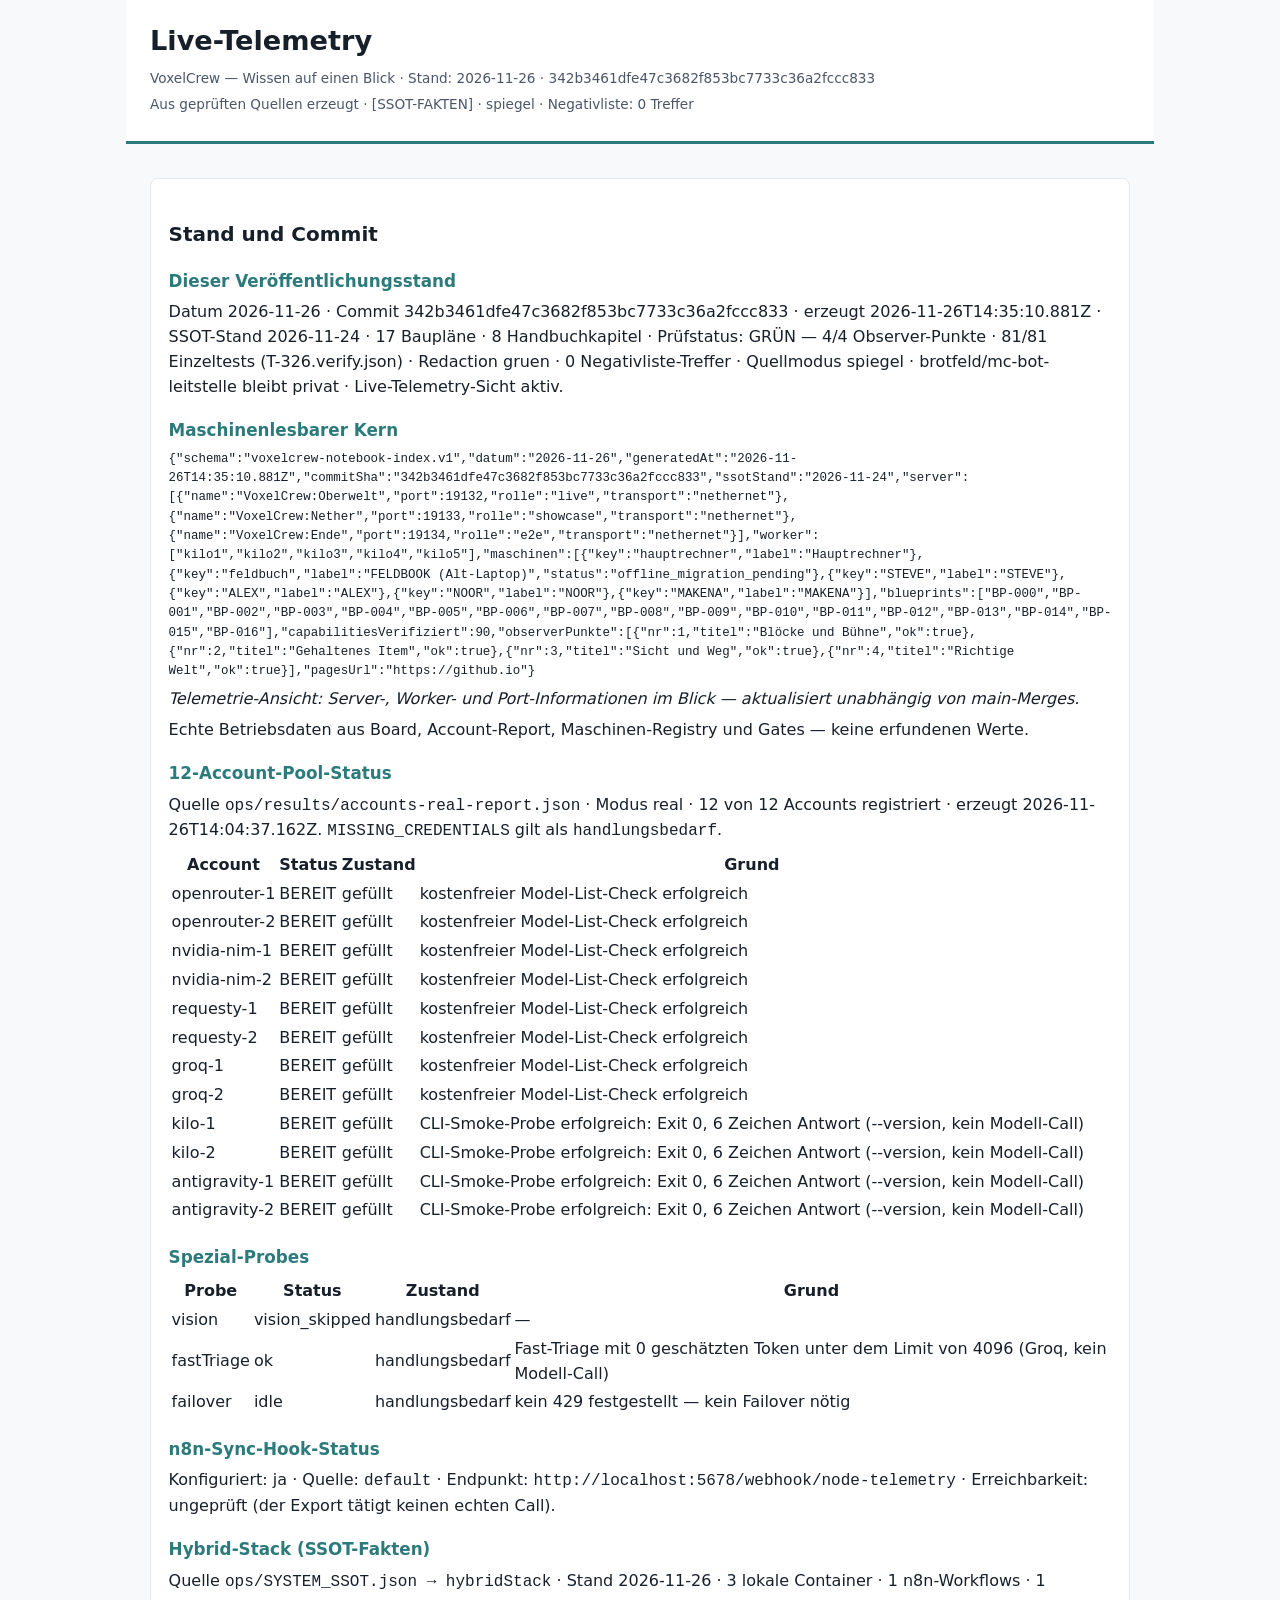
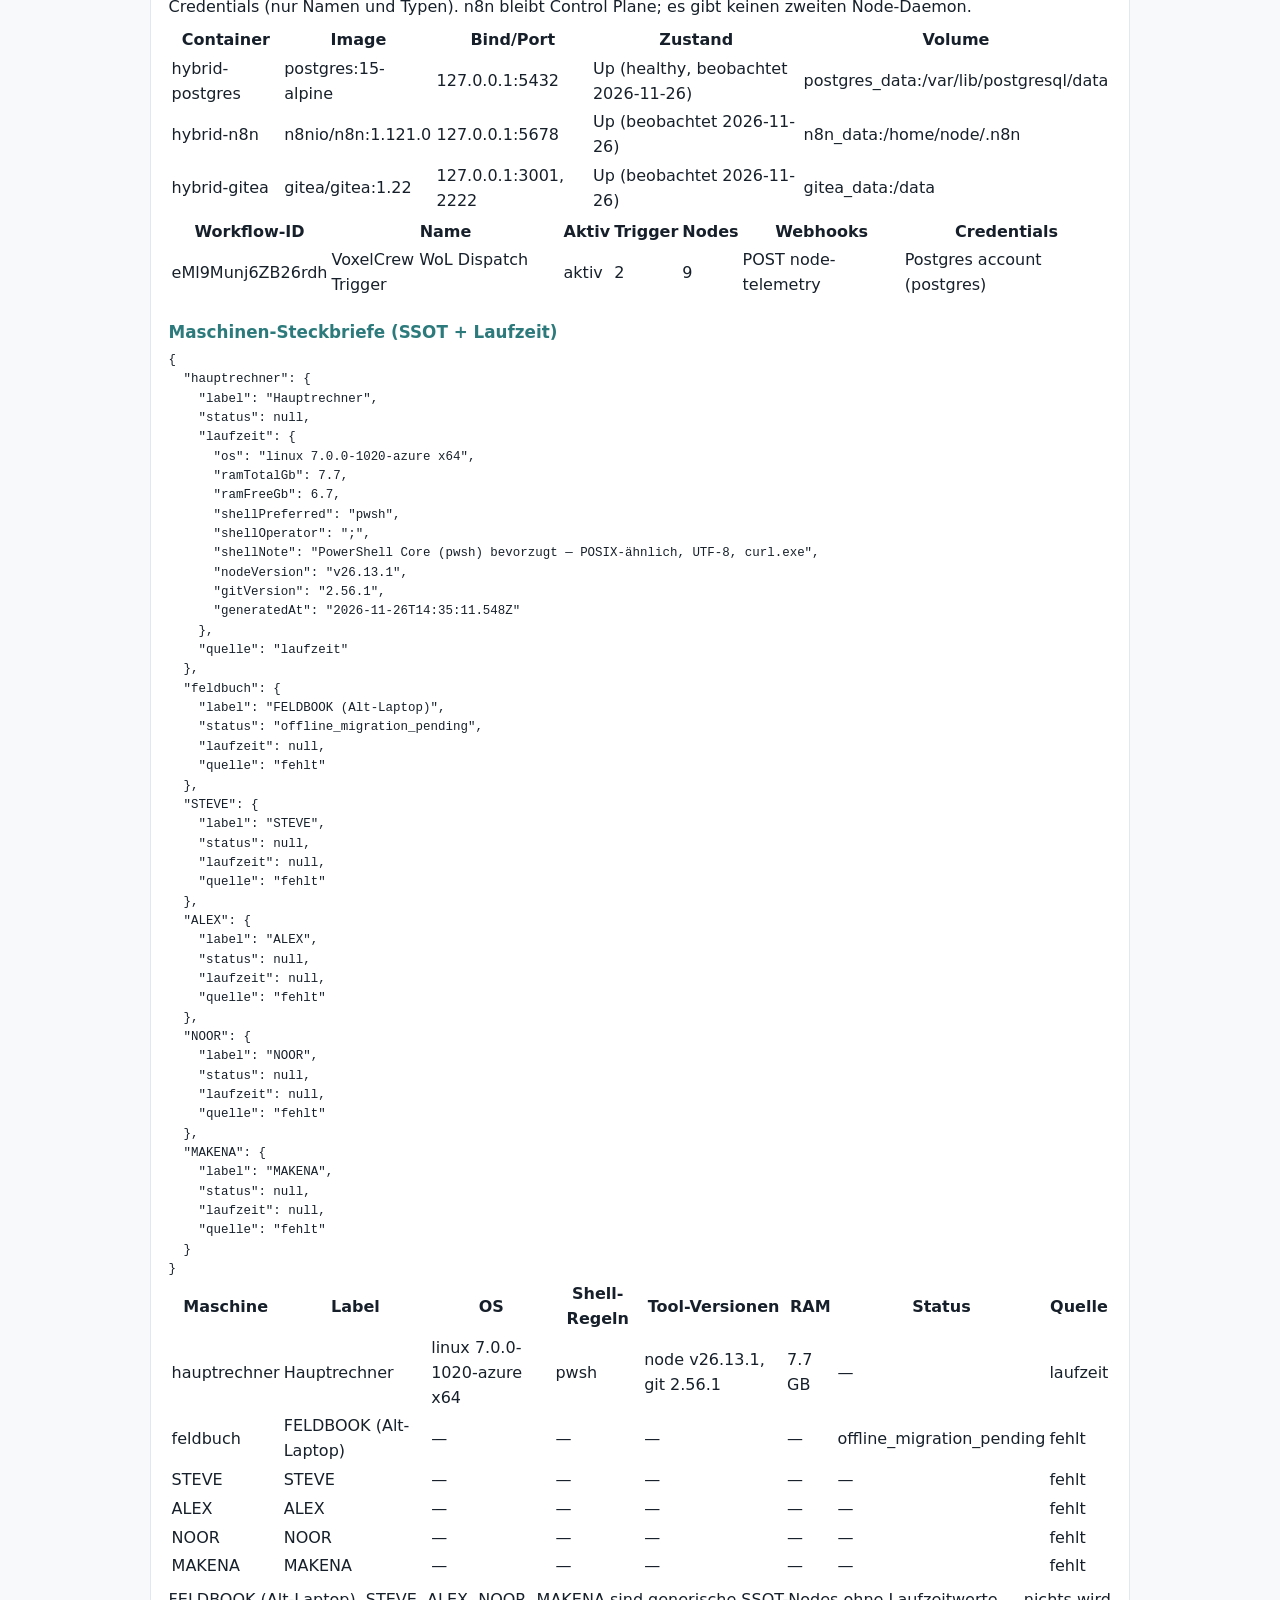
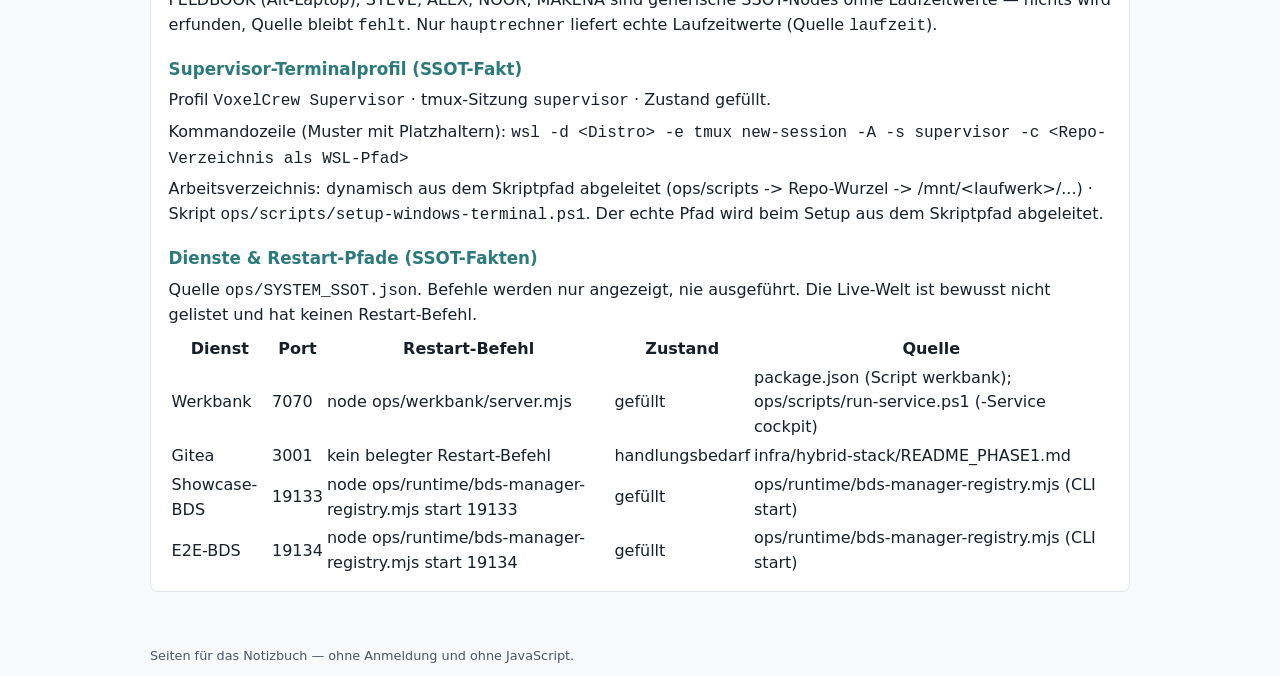
<file: live-telemetry.html>
<!doctype html>
<html lang="de">
<head>
  <meta charset="utf-8">
  <meta name="viewport" content="width=device-width, initial-scale=1">
  <link rel="icon" href="data:,">
  <title>Live-Telemetry — VoxelCrew Wissen</title>
  <style>
    :root { color-scheme: light; font-family: system-ui, -apple-system, "Segoe UI", sans-serif; }
    body { margin: 0; color: #17202a; background: #f7f9fb; line-height: 1.55; }
    header, main, footer { max-width: 980px; margin: 0 auto; padding: 1.25rem 1.5rem; }
    header { background: #fff; border-bottom: 3px solid #2c7a7b; }
    h1 { margin: 0 0 .35rem; font-size: 1.7rem; }
    h2 { font-size: 1.25rem; margin: 1.75rem 0 .6rem; }
    h3 { font-size: 1.05rem; margin: 1.1rem 0 .4rem; color: #2c7a7b; }
    p, li { margin: .35rem 0; }
    section, article { background: #fff; border: 1px solid #e2e8f0; border-radius: .5rem; padding: .75rem 1.1rem; margin: .9rem 0; }
    pre { margin: 0; overflow-x: auto; white-space: pre-wrap; word-break: break-word; font-size: .78rem; }
    code { font-family: ui-monospace, "Cascadia Mono", Consolas, monospace; }
    .meta { color: #4a5568; font-size: .85rem; }
    .tabelle span { display: inline-block; padding: 0 .45rem 0 0; }
    .hinweis { border-left: 3px solid #2c7a7b; padding-left: .7rem; color: #2d3748; }
    footer { color: #4a5568; font-size: .8rem; }
</style>
</head>
<body>
  <header>
    <h1>Live-Telemetry</h1>
    <p class="meta">VoxelCrew — Wissen auf einen Blick · Stand: 2026-11-26 · 342b3461dfe47c3682f853bc7733c36a2fccc833</p>
    <p class="meta">Aus geprüften Quellen erzeugt · [SSOT-FAKTEN] · spiegel · Negativliste: 0 Treffer</p>
  </header>
  <main>

  <section id="stand-block">
    <h2>Stand und Commit</h2>
    <h3>Dieser Veröffentlichungsstand</h3>
    <p>Datum 2026-11-26 · Commit 342b3461dfe47c3682f853bc7733c36a2fccc833 · erzeugt 2026-11-26T14:35:10.881Z · SSOT-Stand 2026-11-24 · 17 Baupläne · 8 Handbuchkapitel · Prüfstatus: GRÜN — 4/4 Observer-Punkte · 81/81 Einzeltests (T-326.verify.json) · Redaction gruen · 0 Negativliste-Treffer · Quellmodus spiegel · brotfeld/mc-bot-leitstelle bleibt privat · Live-Telemetry-Sicht aktiv.</p>
    <h3>Maschinenlesbarer Kern</h3>
    <pre><code>{&quot;schema&quot;:&quot;voxelcrew-notebook-index.v1&quot;,&quot;datum&quot;:&quot;2026-11-26&quot;,&quot;generatedAt&quot;:&quot;2026-11-26T14:35:10.881Z&quot;,&quot;commitSha&quot;:&quot;342b3461dfe47c3682f853bc7733c36a2fccc833&quot;,&quot;ssotStand&quot;:&quot;2026-11-24&quot;,&quot;server&quot;:[{&quot;name&quot;:&quot;VoxelCrew:Oberwelt&quot;,&quot;port&quot;:19132,&quot;rolle&quot;:&quot;live&quot;,&quot;transport&quot;:&quot;nethernet&quot;},{&quot;name&quot;:&quot;VoxelCrew:Nether&quot;,&quot;port&quot;:19133,&quot;rolle&quot;:&quot;showcase&quot;,&quot;transport&quot;:&quot;nethernet&quot;},{&quot;name&quot;:&quot;VoxelCrew:Ende&quot;,&quot;port&quot;:19134,&quot;rolle&quot;:&quot;e2e&quot;,&quot;transport&quot;:&quot;nethernet&quot;}],&quot;worker&quot;:[&quot;kilo1&quot;,&quot;kilo2&quot;,&quot;kilo3&quot;,&quot;kilo4&quot;,&quot;kilo5&quot;],&quot;maschinen&quot;:[{&quot;key&quot;:&quot;hauptrechner&quot;,&quot;label&quot;:&quot;Hauptrechner&quot;},{&quot;key&quot;:&quot;feldbuch&quot;,&quot;label&quot;:&quot;FELDBOOK (Alt-Laptop)&quot;,&quot;status&quot;:&quot;offline_migration_pending&quot;},{&quot;key&quot;:&quot;STEVE&quot;,&quot;label&quot;:&quot;STEVE&quot;},{&quot;key&quot;:&quot;ALEX&quot;,&quot;label&quot;:&quot;ALEX&quot;},{&quot;key&quot;:&quot;NOOR&quot;,&quot;label&quot;:&quot;NOOR&quot;},{&quot;key&quot;:&quot;MAKENA&quot;,&quot;label&quot;:&quot;MAKENA&quot;}],&quot;blueprints&quot;:[&quot;BP-000&quot;,&quot;BP-001&quot;,&quot;BP-002&quot;,&quot;BP-003&quot;,&quot;BP-004&quot;,&quot;BP-005&quot;,&quot;BP-006&quot;,&quot;BP-007&quot;,&quot;BP-008&quot;,&quot;BP-009&quot;,&quot;BP-010&quot;,&quot;BP-011&quot;,&quot;BP-012&quot;,&quot;BP-013&quot;,&quot;BP-014&quot;,&quot;BP-015&quot;,&quot;BP-016&quot;],&quot;capabilitiesVerifiziert&quot;:90,&quot;observerPunkte&quot;:[{&quot;nr&quot;:1,&quot;titel&quot;:&quot;Blöcke und Bühne&quot;,&quot;ok&quot;:true},{&quot;nr&quot;:2,&quot;titel&quot;:&quot;Gehaltenes Item&quot;,&quot;ok&quot;:true},{&quot;nr&quot;:3,&quot;titel&quot;:&quot;Sicht und Weg&quot;,&quot;ok&quot;:true},{&quot;nr&quot;:4,&quot;titel&quot;:&quot;Richtige Welt&quot;,&quot;ok&quot;:true}],&quot;pagesUrl&quot;:&quot;https://github.io&quot;}</code></pre>
    <p><em>Telemetrie-Ansicht: Server-, Worker- und Port-Informationen im Blick — aktualisiert unabhängig von main-Merges.</em></p>
    <p>Echte Betriebsdaten aus Board, Account-Report, Maschinen-Registry und Gates — keine erfundenen Werte.</p>
    <h3>12-Account-Pool-Status</h3>
  <p>Quelle <code>ops/results/accounts-real-report.json</code> · Modus real · 12 von 12 Accounts registriert · erzeugt 2026-11-26T14:04:37.162Z. <code>MISSING_CREDENTIALS</code> gilt als <code>handlungsbedarf</code>.</p>
  <table><thead><tr><th>Account</th><th>Status</th><th>Zustand</th><th>Grund</th></tr></thead><tbody><tr><td>openrouter-1</td><td>BEREIT</td><td>gefüllt</td><td>kostenfreier Model-List-Check erfolgreich</td></tr><tr><td>openrouter-2</td><td>BEREIT</td><td>gefüllt</td><td>kostenfreier Model-List-Check erfolgreich</td></tr><tr><td>nvidia-nim-1</td><td>BEREIT</td><td>gefüllt</td><td>kostenfreier Model-List-Check erfolgreich</td></tr><tr><td>nvidia-nim-2</td><td>BEREIT</td><td>gefüllt</td><td>kostenfreier Model-List-Check erfolgreich</td></tr><tr><td>requesty-1</td><td>BEREIT</td><td>gefüllt</td><td>kostenfreier Model-List-Check erfolgreich</td></tr><tr><td>requesty-2</td><td>BEREIT</td><td>gefüllt</td><td>kostenfreier Model-List-Check erfolgreich</td></tr><tr><td>groq-1</td><td>BEREIT</td><td>gefüllt</td><td>kostenfreier Model-List-Check erfolgreich</td></tr><tr><td>groq-2</td><td>BEREIT</td><td>gefüllt</td><td>kostenfreier Model-List-Check erfolgreich</td></tr><tr><td>kilo-1</td><td>BEREIT</td><td>gefüllt</td><td>CLI-Smoke-Probe erfolgreich: Exit 0, 6 Zeichen Antwort (--version, kein Modell-Call)</td></tr><tr><td>kilo-2</td><td>BEREIT</td><td>gefüllt</td><td>CLI-Smoke-Probe erfolgreich: Exit 0, 6 Zeichen Antwort (--version, kein Modell-Call)</td></tr><tr><td>antigravity-1</td><td>BEREIT</td><td>gefüllt</td><td>CLI-Smoke-Probe erfolgreich: Exit 0, 6 Zeichen Antwort (--version, kein Modell-Call)</td></tr><tr><td>antigravity-2</td><td>BEREIT</td><td>gefüllt</td><td>CLI-Smoke-Probe erfolgreich: Exit 0, 6 Zeichen Antwort (--version, kein Modell-Call)</td></tr></tbody></table>
  <h3>Spezial-Probes</h3>
  <table><thead><tr><th>Probe</th><th>Status</th><th>Zustand</th><th>Grund</th></tr></thead><tbody><tr><td>vision</td><td>vision_skipped</td><td>handlungsbedarf</td><td>—</td></tr><tr><td>fastTriage</td><td>ok</td><td>handlungsbedarf</td><td>Fast-Triage mit 0 geschätzten Token unter dem Limit von 4096 (Groq, kein Modell-Call)</td></tr><tr><td>failover</td><td>idle</td><td>handlungsbedarf</td><td>kein 429 festgestellt — kein Failover nötig</td></tr></tbody></table>
    <h3>n8n-Sync-Hook-Status</h3>
  <p>Konfiguriert: ja · Quelle: <code>default</code> · Endpunkt: <code>http://localhost:5678/webhook/node-telemetry</code> · Erreichbarkeit: ungeprüft (der Export tätigt keinen echten Call).</p>
    <div id="hybrid-stack-block"><h3>Hybrid-Stack (SSOT-Fakten)</h3>
  <p>Quelle <code>ops/SYSTEM_SSOT.json → hybridStack</code> · Stand 2026-11-26 · 3 lokale Container · 1 n8n-Workflows · 1 Credentials (nur Namen und Typen). n8n bleibt Control Plane; es gibt keinen zweiten Node-Daemon.</p>
  <table><thead><tr><th>Container</th><th>Image</th><th>Bind/Port</th><th>Zustand</th><th>Volume</th></tr></thead><tbody><tr><td>hybrid-postgres</td><td>postgres:15-alpine</td><td>127.0.0.1:5432</td><td>Up (healthy, beobachtet 2026-11-26)</td><td>postgres_data:/var/lib/postgresql/data</td></tr><tr><td>hybrid-n8n</td><td>n8nio/n8n:1.121.0</td><td>127.0.0.1:5678</td><td>Up (beobachtet 2026-11-26)</td><td>n8n_data:/home/node/.n8n</td></tr><tr><td>hybrid-gitea</td><td>gitea/gitea:1.22</td><td>127.0.0.1:3001, 2222</td><td>Up (beobachtet 2026-11-26)</td><td>gitea_data:/data</td></tr></tbody></table>
  <table><thead><tr><th>Workflow-ID</th><th>Name</th><th>Aktiv</th><th>Trigger</th><th>Nodes</th><th>Webhooks</th><th>Credentials</th></tr></thead><tbody><tr><td>eMl9Munj6ZB26rdh</td><td>VoxelCrew WoL Dispatch Trigger</td><td>aktiv</td><td>2</td><td>9</td><td>POST node-telemetry</td><td>Postgres account (postgres)</td></tr></tbody></table>
  </div>
    <h3>Maschinen-Steckbriefe (SSOT + Laufzeit)</h3>
  <pre><code class="language-json">{
  &quot;hauptrechner&quot;: {
    &quot;label&quot;: &quot;Hauptrechner&quot;,
    &quot;status&quot;: null,
    &quot;laufzeit&quot;: {
      &quot;os&quot;: &quot;linux 7.0.0-1020-azure x64&quot;,
      &quot;ramTotalGb&quot;: 7.7,
      &quot;ramFreeGb&quot;: 6.7,
      &quot;shellPreferred&quot;: &quot;pwsh&quot;,
      &quot;shellOperator&quot;: &quot;;&quot;,
      &quot;shellNote&quot;: &quot;PowerShell Core (pwsh) bevorzugt — POSIX-ähnlich, UTF-8, curl.exe&quot;,
      &quot;nodeVersion&quot;: &quot;v26.13.1&quot;,
      &quot;gitVersion&quot;: &quot;2.56.1&quot;,
      &quot;generatedAt&quot;: &quot;2026-11-26T14:35:11.548Z&quot;
    },
    &quot;quelle&quot;: &quot;laufzeit&quot;
  },
  &quot;feldbuch&quot;: {
    &quot;label&quot;: &quot;FELDBOOK (Alt-Laptop)&quot;,
    &quot;status&quot;: &quot;offline_migration_pending&quot;,
    &quot;laufzeit&quot;: null,
    &quot;quelle&quot;: &quot;fehlt&quot;
  },
  &quot;STEVE&quot;: {
    &quot;label&quot;: &quot;STEVE&quot;,
    &quot;status&quot;: null,
    &quot;laufzeit&quot;: null,
    &quot;quelle&quot;: &quot;fehlt&quot;
  },
  &quot;ALEX&quot;: {
    &quot;label&quot;: &quot;ALEX&quot;,
    &quot;status&quot;: null,
    &quot;laufzeit&quot;: null,
    &quot;quelle&quot;: &quot;fehlt&quot;
  },
  &quot;NOOR&quot;: {
    &quot;label&quot;: &quot;NOOR&quot;,
    &quot;status&quot;: null,
    &quot;laufzeit&quot;: null,
    &quot;quelle&quot;: &quot;fehlt&quot;
  },
  &quot;MAKENA&quot;: {
    &quot;label&quot;: &quot;MAKENA&quot;,
    &quot;status&quot;: null,
    &quot;laufzeit&quot;: null,
    &quot;quelle&quot;: &quot;fehlt&quot;
  }
}</code></pre>
  <table><thead><tr><th>Maschine</th><th>Label</th><th>OS</th><th>Shell-Regeln</th><th>Tool-Versionen</th><th>RAM</th><th>Status</th><th>Quelle</th></tr></thead><tbody><tr><td>hauptrechner</td><td>Hauptrechner</td><td>linux 7.0.0-1020-azure x64</td><td>pwsh</td><td>node v26.13.1, git 2.56.1</td><td>7.7 GB</td><td>—</td><td>laufzeit</td></tr><tr><td>feldbuch</td><td>FELDBOOK (Alt-Laptop)</td><td>—</td><td>—</td><td>—</td><td>—</td><td>offline_migration_pending</td><td>fehlt</td></tr><tr><td>STEVE</td><td>STEVE</td><td>—</td><td>—</td><td>—</td><td>—</td><td>—</td><td>fehlt</td></tr><tr><td>ALEX</td><td>ALEX</td><td>—</td><td>—</td><td>—</td><td>—</td><td>—</td><td>fehlt</td></tr><tr><td>NOOR</td><td>NOOR</td><td>—</td><td>—</td><td>—</td><td>—</td><td>—</td><td>fehlt</td></tr><tr><td>MAKENA</td><td>MAKENA</td><td>—</td><td>—</td><td>—</td><td>—</td><td>—</td><td>fehlt</td></tr></tbody></table>
  <p>FELDBOOK (Alt-Laptop), STEVE, ALEX, NOOR, MAKENA sind generische SSOT-Nodes ohne Laufzeitwerte — nichts wird erfunden, Quelle bleibt <code>fehlt</code>. Nur <code>hauptrechner</code> liefert echte Laufzeitwerte (Quelle <code>laufzeit</code>).</p>
    <div id="terminal-block"><h3>Supervisor-Terminalprofil (SSOT-Fakt)</h3>
  <p>Profil <code>VoxelCrew Supervisor</code> · tmux-Sitzung <code>supervisor</code> · Zustand gefüllt.</p>
  <p>Kommandozeile (Muster mit Platzhaltern): <code>wsl -d &lt;Distro&gt; -e tmux new-session -A -s supervisor -c &lt;Repo-Verzeichnis als WSL-Pfad&gt;</code></p>
  <p>Arbeitsverzeichnis: dynamisch aus dem Skriptpfad abgeleitet (ops/scripts -&gt; Repo-Wurzel -&gt; /mnt/&lt;laufwerk&gt;/...) · Skript <code>ops/scripts/setup-windows-terminal.ps1</code>. Der echte Pfad wird beim Setup aus dem Skriptpfad abgeleitet.</p>
  </div>
    <div id="dienste-block"><h3>Dienste & Restart-Pfade (SSOT-Fakten)</h3>
  <p>Quelle <code>ops/SYSTEM_SSOT.json</code>. Befehle werden nur angezeigt, nie ausgeführt. Die Live-Welt ist bewusst nicht gelistet und hat keinen Restart-Befehl.</p>
  <table><thead><tr><th>Dienst</th><th>Port</th><th>Restart-Befehl</th><th>Zustand</th><th>Quelle</th></tr></thead><tbody><tr><td>Werkbank</td><td>7070</td><td>node ops/werkbank/server.mjs</td><td>gefüllt</td><td>package.json (Script werkbank); ops/scripts/run-service.ps1 (-Service cockpit)</td></tr><tr><td>Gitea</td><td>3001</td><td>kein belegter Restart-Befehl</td><td>handlungsbedarf</td><td>infra/hybrid-stack/README_PHASE1.md</td></tr><tr><td>Showcase-BDS</td><td>19133</td><td>node ops/runtime/bds-manager-registry.mjs start 19133</td><td>gefüllt</td><td>ops/runtime/bds-manager-registry.mjs (CLI start)</td></tr><tr><td>E2E-BDS</td><td>19134</td><td>node ops/runtime/bds-manager-registry.mjs start 19134</td><td>gefüllt</td><td>ops/runtime/bds-manager-registry.mjs (CLI start)</td></tr></tbody></table>
  </div>
  </section>
  </main>
  <footer>Seiten für das Notizbuch — ohne Anmeldung und ohne JavaScript.</footer>
</body>
</html>
</file>
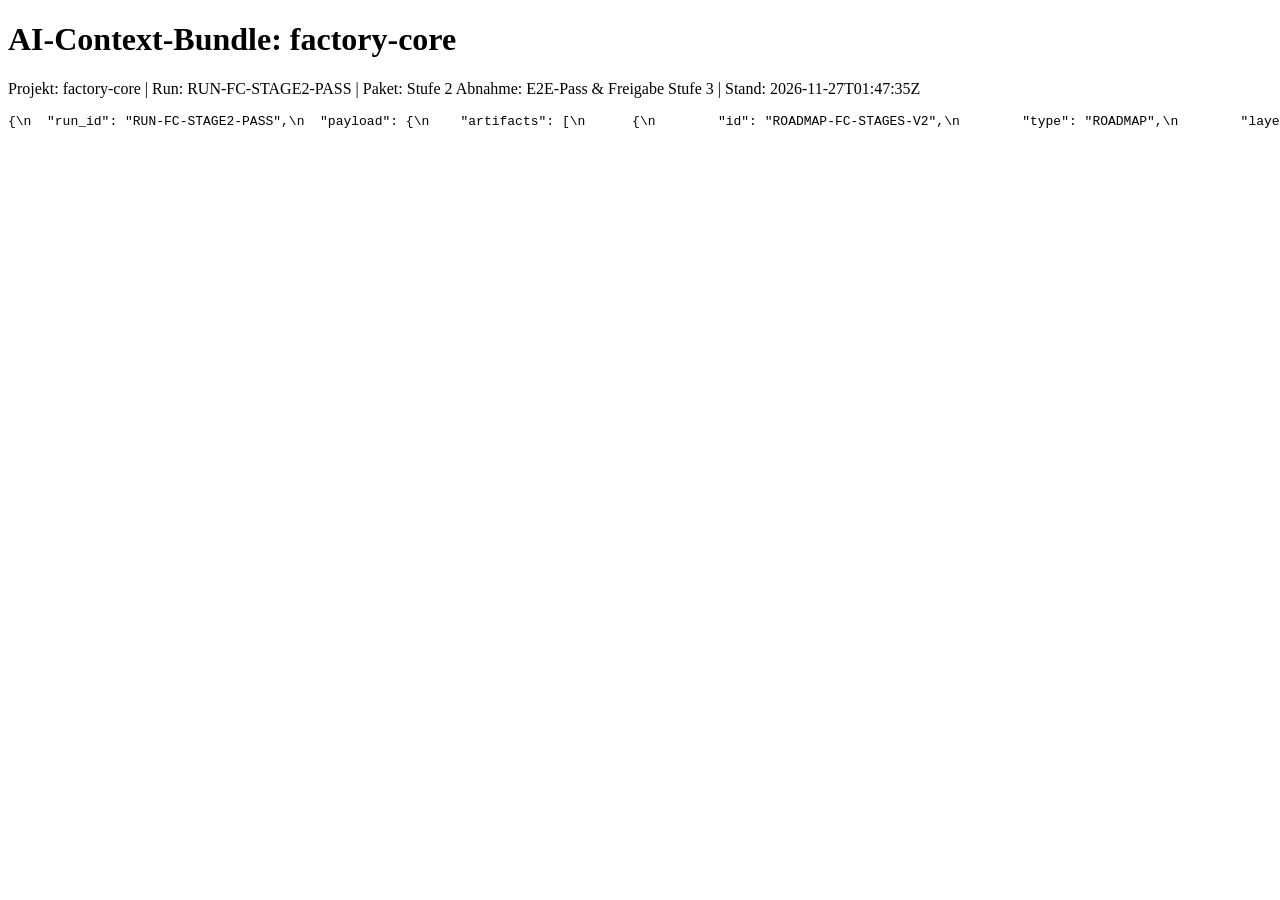
<file: factory/factory-core/ai-context-bundle.html>
<!doctype html><html lang="de"><head><meta charset="utf-8"><title>factory-core — AI-Context-Bundle (RUN-FC-STAGE2-PASS)</title></head><body><h1>AI-Context-Bundle: factory-core</h1><p>Projekt: factory-core | Run: RUN-FC-STAGE2-PASS | Paket: Stufe 2 Abnahme: E2E-Pass & Freigabe Stufe 3 | Stand: 2026-11-27T01:47:35Z</p><pre>{\n  "run_id": "RUN-FC-STAGE2-PASS",\n  "payload": {\n    "artifacts": [\n      {\n        "id": "ROADMAP-FC-STAGES-V2",\n        "type": "ROADMAP",\n        "layer": "SYS",\n        "title": "Factory-Core Ausbaustufen (Stufe 1 & 2 DONE, Stufe 3 NEXT)",\n        "status": "ACCEPTED",\n        "summary": "Markiert Stufe 1 (SSOT-Intake, Renderer & GitHub-Pages-Sync) und Stufe 2 (Supervisor-Claim, atomares SKIP-LOCKED-Locking, Lease-Watchdog & Folder-Ingest) offiziell als DONE (STAGE2_E2E_PASS) und setzt Stufe 3 (Worker-Orchestration & 12-Account-Pool-Routing) auf NEXT."\n      },\n      {\n        "id": "TEST-FC-STAGE2-PASS",\n        "type": "TEST",\n        "layer": "TEST",\n        "title": "Abnahmetest Stufe 2: E2E-Durchlauf & Lease-Watchdog GRÜN",\n        "status": "PASSED",\n        "summary": "Bestätigt den grünen E2E-Durchlauf von FC-05 (Folder-Ingest) -> FC-01 (Intake) -> FC-02 (Renderer & GitHub Pages) sowie den erfolgreichen 1-Klick-Supervisor-Claim & Lease-Watchdog-Test (FC-98 / FC-03 / FC-04) ohne Doppel-Locks."\n      },\n      {\n        "id": "INFRA-HOST-STEVE-PATHS",\n        "type": "INFRA",\n        "layer": "SYS",\n        "title": "Verzeichnis- & Volume-Mount-Topologie auf Host STEVE",\n        "status": "ACCEPTED",\n        "summary": "Dokumentiert den physischen Host-Pfad des Hybrid-Stacks (C:\\Users\\chris\\Development\\mc-bot-leitstelle\\infra\\hybrid-stack inkl. docker-compose.yml, bootstrap-phase1.ps1, init-env.ps1, init-db/ und n8n-workflows/) sowie den Docker-Bind-Mount des agnostischen SSOT-Intake-Ordners (C:\\Users\\chris\\Development\\factory-core\\ssot-intake -> /home/node/.n8n/ssot-intake)."\n      },\n      {\n        "id": "ADR-FC-004",\n        "type": "ADR",\n        "layer": "SYS",\n        "title": "Zentrale PostgreSQL-Konfigurations-Registry mit lokalem Workflow-Override",\n        "status": "ACCEPTED",\n        "summary": "Alle domaenenagnostischen Standardwerte liegen zentral in factory_core.system_config. Workflows laden die Defaults ueber Load Global Config und mergen lokale Config-Node-Felder als gezielte Overrides (Effective Config)."\n      },\n      {\n        "id": "SCHEMA-FC-DB-V2",\n        "type": "SCHEMA",\n        "layer": "SYS",\n        "title": "Erweitertes PostgreSQL-Schema fuer system_config und atomare Work-Item-Locks",\n        "status": "ACCEPTED",\n        "summary": "Ergaenzt factory_core.system_config sowie die Queue-/Lock-Spalten (locked_by, locked_at, lease_until, retry_count, last_error) in factory_core.intake_runs fuer den Zustandsautomaten DRAFT -> READY -> LOCKED -> IN_PROGRESS -> TESTING -> DONE / FAILED."\n      },\n      {\n        "id": "COMP-FC-01-V4",\n        "type": "WORKFLOW",\n        "layer": "API",\n        "title": "FC-01 SSOT-Intake (Nativ v4)",\n        "status": "ACTIVE",\n        "summary": "Validiert eingehende SSOT-Payloads, speichert manifest_json dynamisch pro Projekt und reiht gueltige Runs im Status READY in die Queue ein."\n      },\n      {\n        "id": "COMP-FC-02-V9",\n        "type": "WORKFLOW",\n        "layer": "BP",\n        "title": "FC-02 Renderer & Publisher (Nativ v9)",\n        "status": "ACTIVE",\n        "summary": "Zieht repo_endpoints dynamisch aus manifest_json, rendert ai-context-bundle.html sowie stand.json ohne JS-Schleifen und schliesst Runs im Status DONE ab."\n      },\n      {\n        "id": "COMP-FC-03",\n        "type": "WORKFLOW",\n        "layer": "BP",\n        "title": "FC-03 Supervisor Claim (Nativ v1)",\n        "status": "ACTIVE",\n        "summary": "Atomares Claiming des aeltesten READY-Work-Items via PostgreSQL FOR UPDATE SKIP LOCKED mit zeitlich begrenztem Lease (locked_by, locked_at, lease_until)."\n      },\n      {\n        "id": "COMP-FC-04",\n        "type": "WORKFLOW",\n        "layer": "BP",\n        "title": "FC-04 Lease-Watchdog & Dead-Letter (Nativ v1)",\n        "status": "ACTIVE",\n        "summary": "Prueft abgelaufene Leases, setzt Items unterhalb von max_retries zurueck auf READY (retry_count + 1) und verschiebt ausgeschoepfte Items in den Dead-Letter-Status FAILED."\n      },\n      {\n        "id": "COMP-FC-05",\n        "type": "WORKFLOW",\n        "layer": "API",\n        "title": "FC-05 SSOT-Folder-Ingest (Nativ v2)",\n        "status": "ACTIVE",\n        "summary": "Liest SSOT-JSON-Dateien sequenziell aus dem gemounteten Intake-Verzeichnis, sendet sie an FC-01 und verschiebt erfolgreiche Dateien nach bearbeitet."\n      }\n    ]\n  },\n  "manifest": {\n    "project_id": "factory-core",\n    "repo_endpoints": {\n      "subpath": "factory/factory-core",\n      "pages_repo": "brotfeld/voxelcrew-pages.git",\n      "pages_branch": "main"\n    },\n    "forbidden_strings": [\n      "minecraft",\n      "voxelcrew",\n      "paper",\n      "spigot",\n      "bukkit",\n      "nbt",\n      "chunk"\n    ],\n    "require_test_for_layers": [\n      "SYS",\n      "MOD",\n      "API",\n      "BP"\n    ]\n  },\n  "timestamp": "2026-11-27T02:45:00+01:00",\n  "project_id": "factory-core",\n  "package_title": "Stufe 2 Abnahme: E2E-Pass & Freigabe Stufe 3"\n}</pre></body></html>
</file>
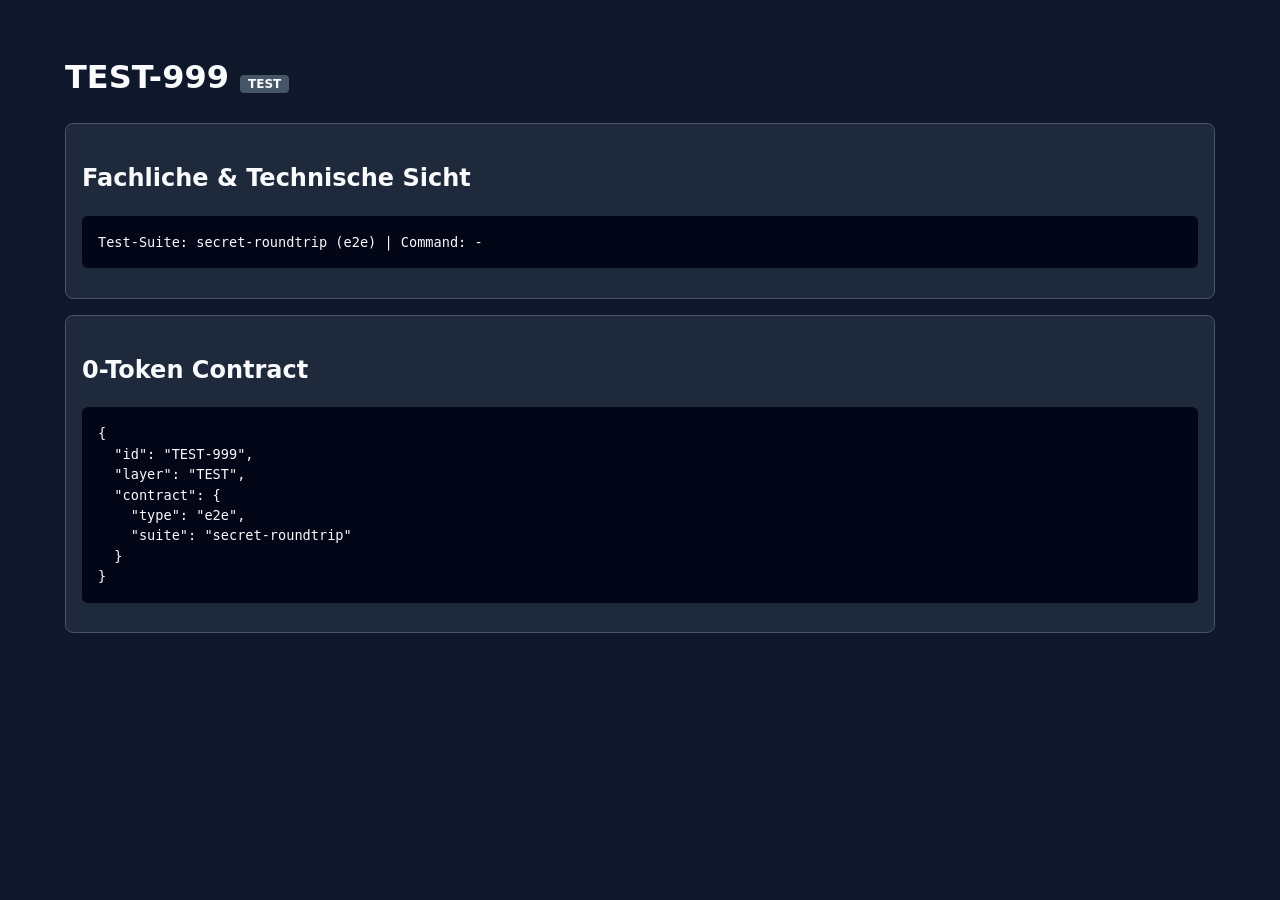
<file: factory/specs/test/TEST-999.html>
<!DOCTYPE html><html lang="de"><head><meta charset="UTF-8"><title>SSOT: TEST-999</title><link rel="stylesheet" href="../../core-ssot.css"></head><body><div class="ssot-wrap"><h1>TEST-999 <span class="ssot-badge">TEST</span></h1><div class="ssot-surface"><h2>Fachliche &amp; Technische Sicht</h2><pre>Test-Suite: secret-roundtrip (e2e) | Command: -</pre></div><div class="ssot-surface"><h2>0-Token Contract</h2><pre>{
  "id": "TEST-999",
  "layer": "TEST",
  "contract": {
    "type": "e2e",
    "suite": "secret-roundtrip"
  }
}</pre></div><script type="application/json" id="ssot-contract-test-999">{
  "id": "TEST-999",
  "layer": "TEST",
  "contract": {
    "type": "e2e",
    "suite": "secret-roundtrip"
  }
}</script></div></body></html>
</file>
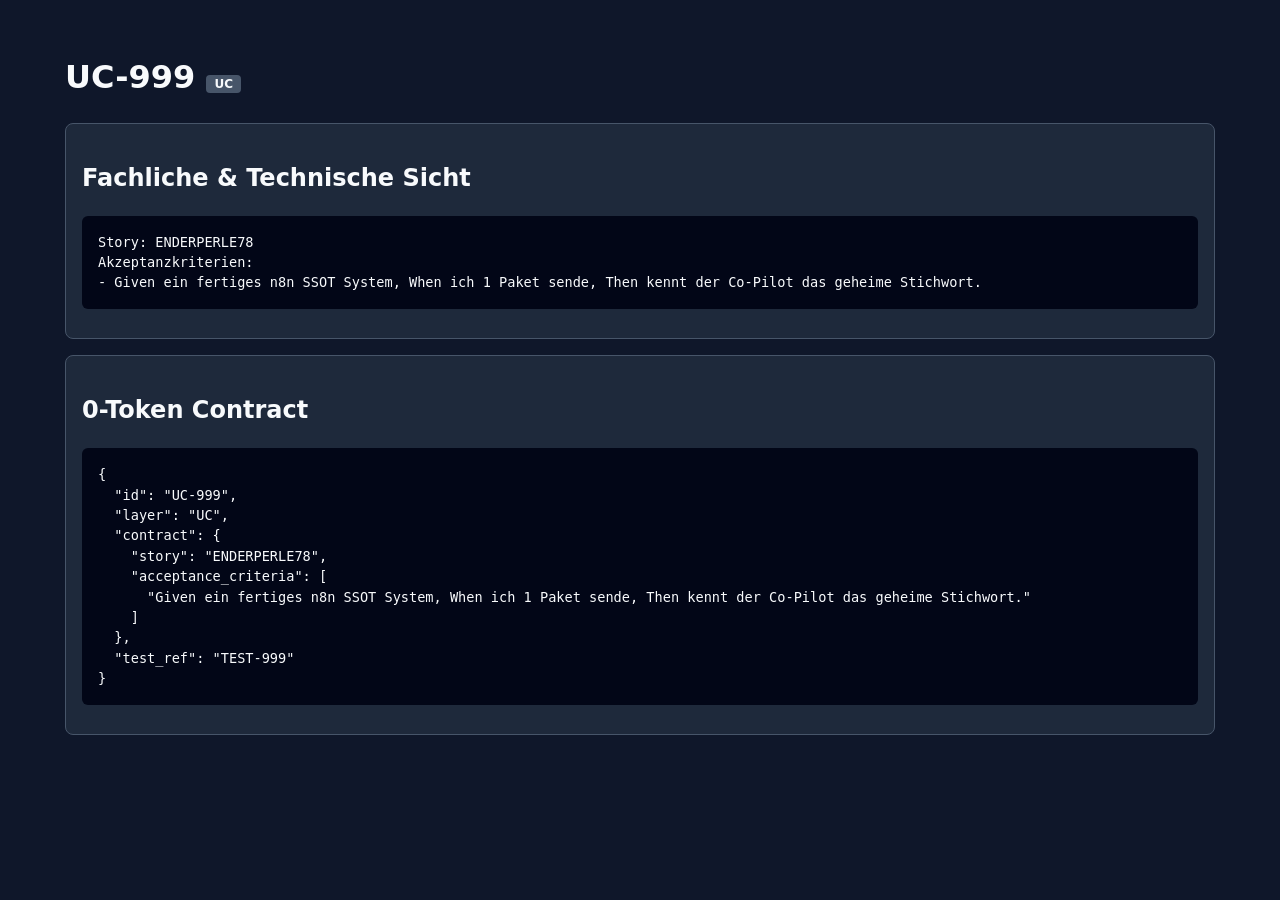
<file: factory/specs/uc/UC-999.html>
<!DOCTYPE html><html lang="de"><head><meta charset="UTF-8"><title>SSOT: UC-999</title><link rel="stylesheet" href="../../core-ssot.css"></head><body><div class="ssot-wrap"><h1>UC-999 <span class="ssot-badge">UC</span></h1><div class="ssot-surface"><h2>Fachliche &amp; Technische Sicht</h2><pre>Story: ENDERPERLE78
Akzeptanzkriterien:
- Given ein fertiges n8n SSOT System, When ich 1 Paket sende, Then kennt der Co-Pilot das geheime Stichwort.</pre></div><div class="ssot-surface"><h2>0-Token Contract</h2><pre>{
  "id": "UC-999",
  "layer": "UC",
  "contract": {
    "story": "ENDERPERLE78",
    "acceptance_criteria": [
      "Given ein fertiges n8n SSOT System, When ich 1 Paket sende, Then kennt der Co-Pilot das geheime Stichwort."
    ]
  },
  "test_ref": "TEST-999"
}</pre></div><script type="application/json" id="ssot-contract-uc-999">{
  "id": "UC-999",
  "layer": "UC",
  "contract": {
    "story": "ENDERPERLE78",
    "acceptance_criteria": [
      "Given ein fertiges n8n SSOT System, When ich 1 Paket sende, Then kennt der Co-Pilot das geheime Stichwort."
    ]
  },
  "test_ref": "TEST-999"
}</script></div></body></html>
</file>
<file: factory/core-ssot.css>
:root{--ssot-bg:#0f172a;--ssot-surf:#1e293b;--ssot-brd:#475569;--ssot-txt:#f8fafc;--ssot-acc:#38bdf8}
body{font-family:system-ui,sans-serif;background:var(--ssot-bg);color:var(--ssot-txt);margin:0;padding:2rem;line-height:1.5}
.ssot-wrap{max-width:1150px;margin:0 auto}.ssot-surface{background:var(--ssot-surf);border:1px solid var(--ssot-brd);border-radius:8px;padding:1rem;margin-bottom:1rem}
.ssot-badge{background:var(--ssot-brd);padding:2px 8px;border-radius:4px;font-size:.75rem;font-weight:700}
pre{background:#020617;padding:1rem;border-radius:6px;overflow-x:auto;font-size:.85rem}
</file>
